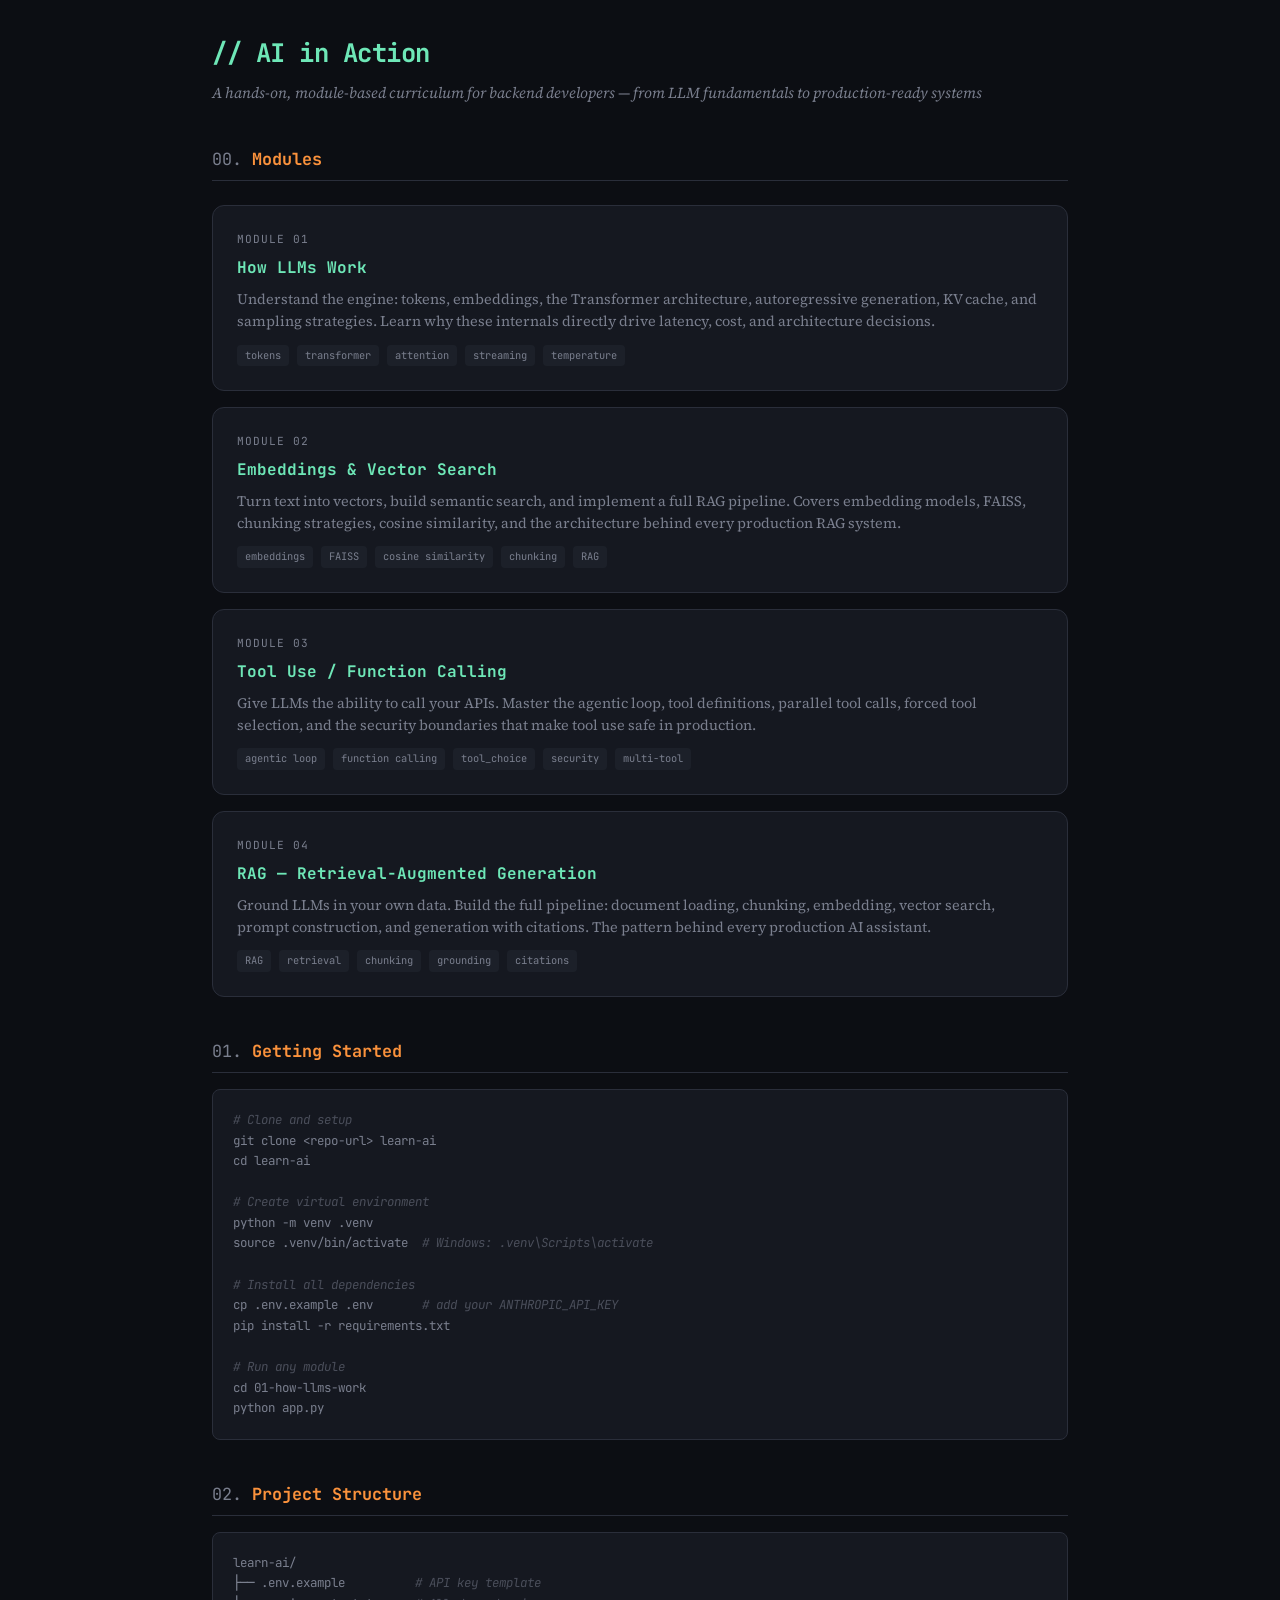
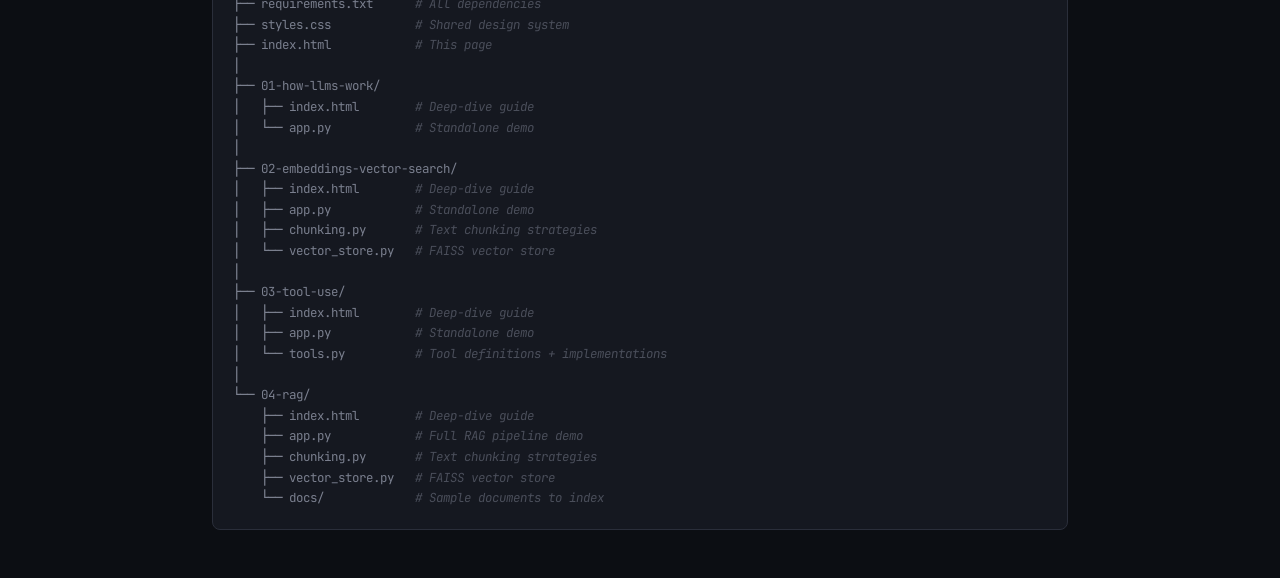
<file: index.html>
<!DOCTYPE html>
<html lang="en">
<head>
<meta charset="UTF-8">
<meta name="viewport" content="width=device-width, initial-scale=1.0">
<title>AI in Action</title>
<link href="https://fonts.googleapis.com/css2?family=JetBrains+Mono:wght@400;600;700&family=Source+Serif+4:ital,wght@0,400;0,600;0,700;1,400&display=swap" rel="stylesheet">
<link rel="stylesheet" href="styles.css">
</head>
<body>

<h1>// AI in Action</h1>
<p class="subtitle">A hands-on, module-based curriculum for backend developers — from LLM fundamentals to production-ready systems</p>

<h2><span class="num">00.</span> Modules</h2>

<div class="module-grid">

  <a href="01-how-llms-work/index.html" class="module-card">
    <div class="module-num">Module 01</div>
    <h3>How LLMs Work</h3>
    <p>Understand the engine: tokens, embeddings, the Transformer architecture, autoregressive generation, KV cache, and sampling strategies. Learn why these internals directly drive latency, cost, and architecture decisions.</p>
    <div class="module-tags">
      <span class="module-tag">tokens</span>
      <span class="module-tag">transformer</span>
      <span class="module-tag">attention</span>
      <span class="module-tag">streaming</span>
      <span class="module-tag">temperature</span>
    </div>
  </a>

  <a href="02-embeddings-vector-search/index.html" class="module-card">
    <div class="module-num">Module 02</div>
    <h3>Embeddings &amp; Vector Search</h3>
    <p>Turn text into vectors, build semantic search, and implement a full RAG pipeline. Covers embedding models, FAISS, chunking strategies, cosine similarity, and the architecture behind every production RAG system.</p>
    <div class="module-tags">
      <span class="module-tag">embeddings</span>
      <span class="module-tag">FAISS</span>
      <span class="module-tag">cosine similarity</span>
      <span class="module-tag">chunking</span>
      <span class="module-tag">RAG</span>
    </div>
  </a>

  <a href="03-tool-use/index.html" class="module-card">
    <div class="module-num">Module 03</div>
    <h3>Tool Use / Function Calling</h3>
    <p>Give LLMs the ability to call your APIs. Master the agentic loop, tool definitions, parallel tool calls, forced tool selection, and the security boundaries that make tool use safe in production.</p>
    <div class="module-tags">
      <span class="module-tag">agentic loop</span>
      <span class="module-tag">function calling</span>
      <span class="module-tag">tool_choice</span>
      <span class="module-tag">security</span>
      <span class="module-tag">multi-tool</span>
    </div>
  </a>

  <a href="04-rag/index.html" class="module-card">
    <div class="module-num">Module 04</div>
    <h3>RAG — Retrieval-Augmented Generation</h3>
    <p>Ground LLMs in your own data. Build the full pipeline: document loading, chunking, embedding, vector search, prompt construction, and generation with citations. The pattern behind every production AI assistant.</p>
    <div class="module-tags">
      <span class="module-tag">RAG</span>
      <span class="module-tag">retrieval</span>
      <span class="module-tag">chunking</span>
      <span class="module-tag">grounding</span>
      <span class="module-tag">citations</span>
    </div>
  </a>

</div>

<h2><span class="num">01.</span> Getting Started</h2>

<div class="code-block"><span class="comment"># Clone and setup</span>
git clone &lt;repo-url&gt; learn-ai
cd learn-ai

<span class="comment"># Create virtual environment</span>
python -m venv .venv
source .venv/bin/activate  <span class="comment"># Windows: .venv\Scripts\activate</span>

<span class="comment"># Install all dependencies</span>
cp .env.example .env       <span class="comment"># add your ANTHROPIC_API_KEY</span>
pip install -r requirements.txt

<span class="comment"># Run any module</span>
cd 01-how-llms-work
python app.py</div>

<h2><span class="num">02.</span> Project Structure</h2>

<div class="code-block">learn-ai/
├── .env.example          <span class="comment"># API key template</span>
├── requirements.txt      <span class="comment"># All dependencies</span>
├── styles.css            <span class="comment"># Shared design system</span>
├── index.html            <span class="comment"># This page</span>
│
├── 01-how-llms-work/
│   ├── index.html        <span class="comment"># Deep-dive guide</span>
│   └── app.py            <span class="comment"># Standalone demo</span>
│
├── 02-embeddings-vector-search/
│   ├── index.html        <span class="comment"># Deep-dive guide</span>
│   ├── app.py            <span class="comment"># Standalone demo</span>
│   ├── chunking.py       <span class="comment"># Text chunking strategies</span>
│   └── vector_store.py   <span class="comment"># FAISS vector store</span>
│
├── 03-tool-use/
│   ├── index.html        <span class="comment"># Deep-dive guide</span>
│   ├── app.py            <span class="comment"># Standalone demo</span>
│   └── tools.py          <span class="comment"># Tool definitions + implementations</span>
│
└── 04-rag/
    ├── index.html        <span class="comment"># Deep-dive guide</span>
    ├── app.py            <span class="comment"># Full RAG pipeline demo</span>
    ├── chunking.py       <span class="comment"># Text chunking strategies</span>
    ├── vector_store.py   <span class="comment"># FAISS vector store</span>
    └── docs/             <span class="comment"># Sample documents to index</span></div>

</body>
</html>
</file>
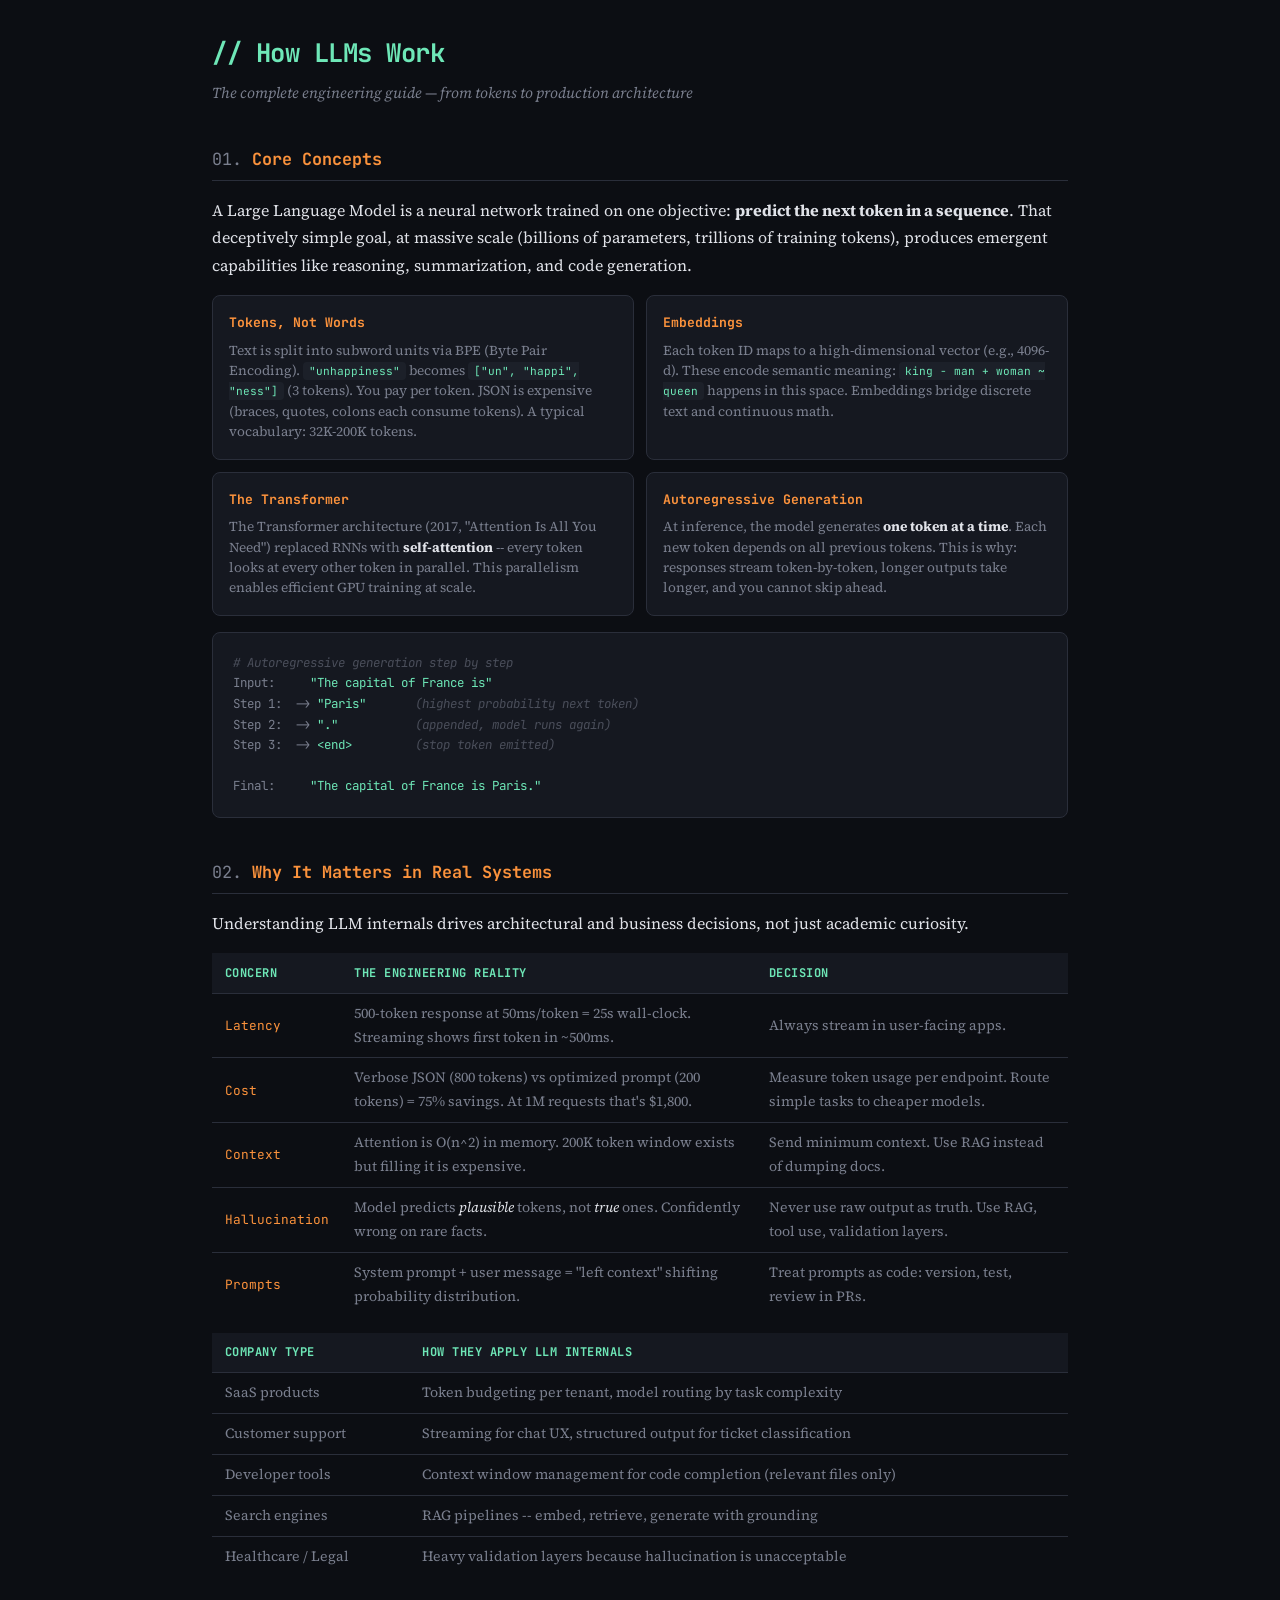
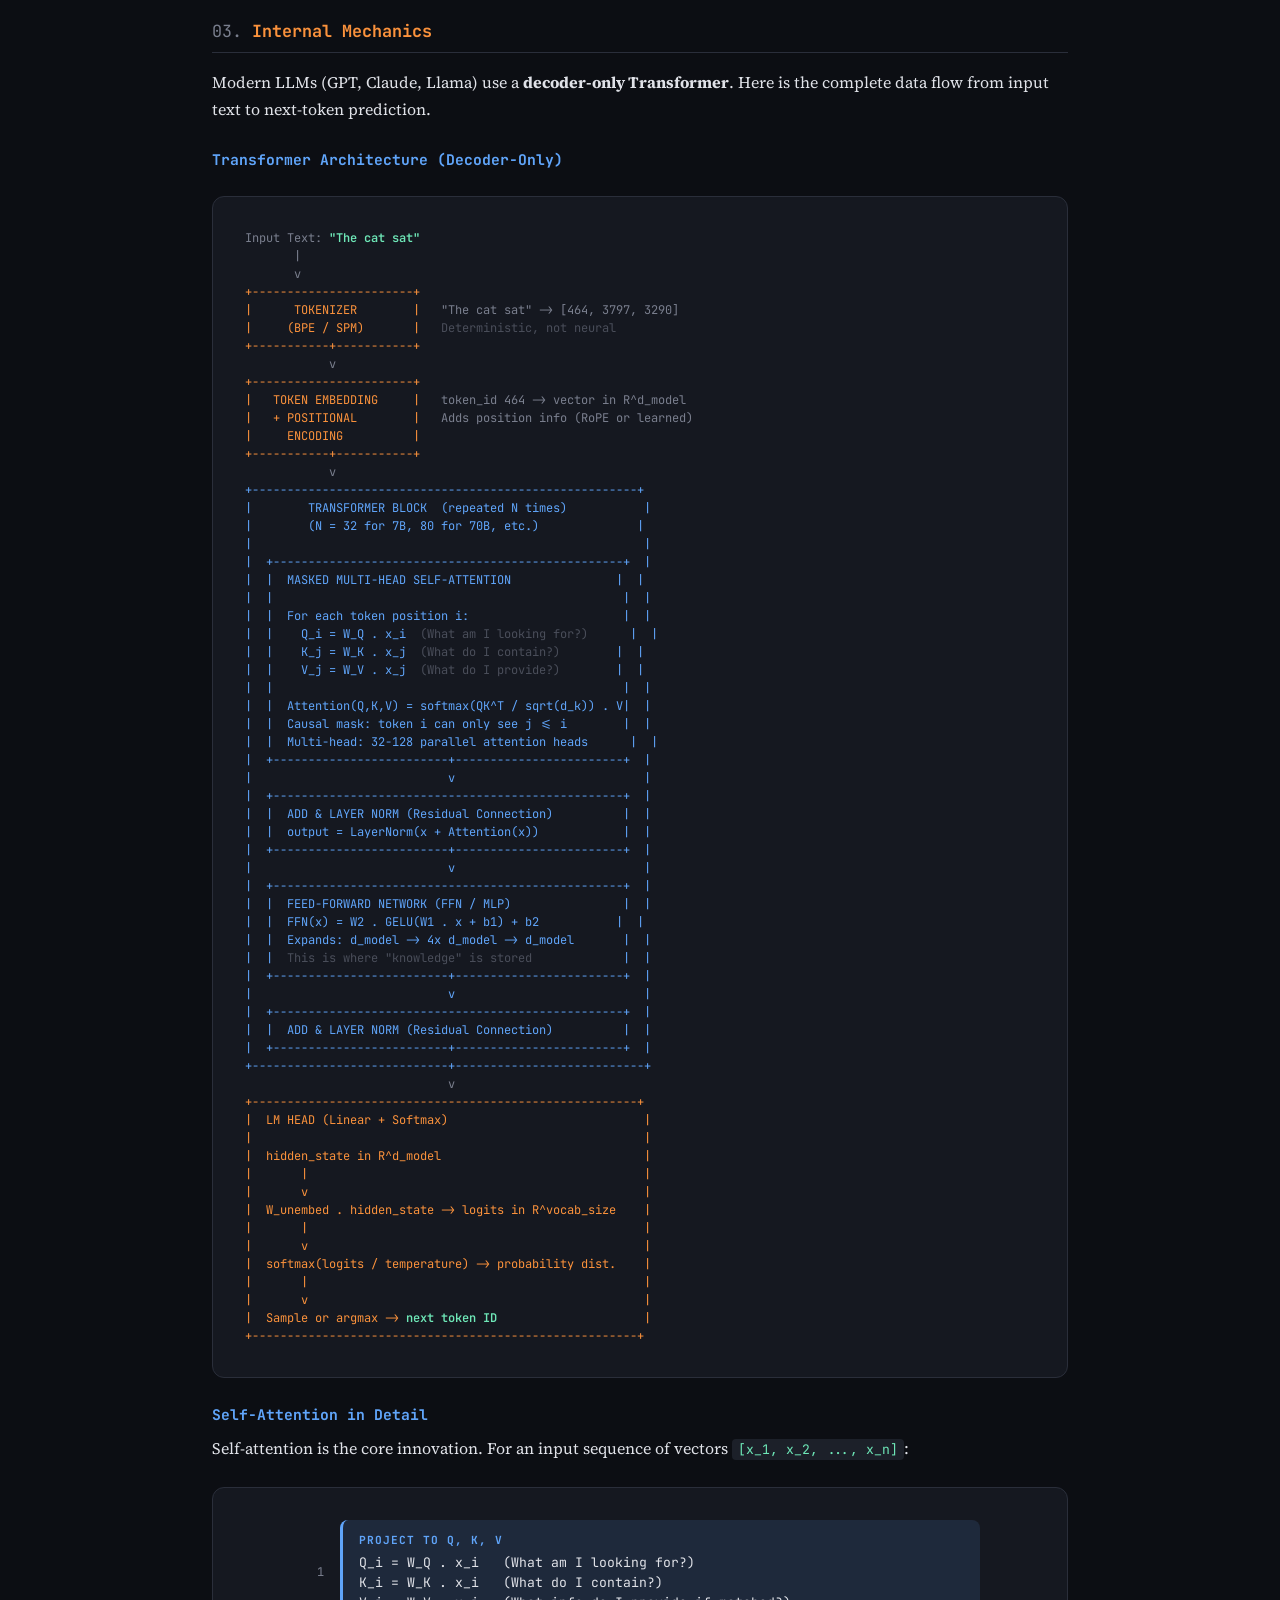
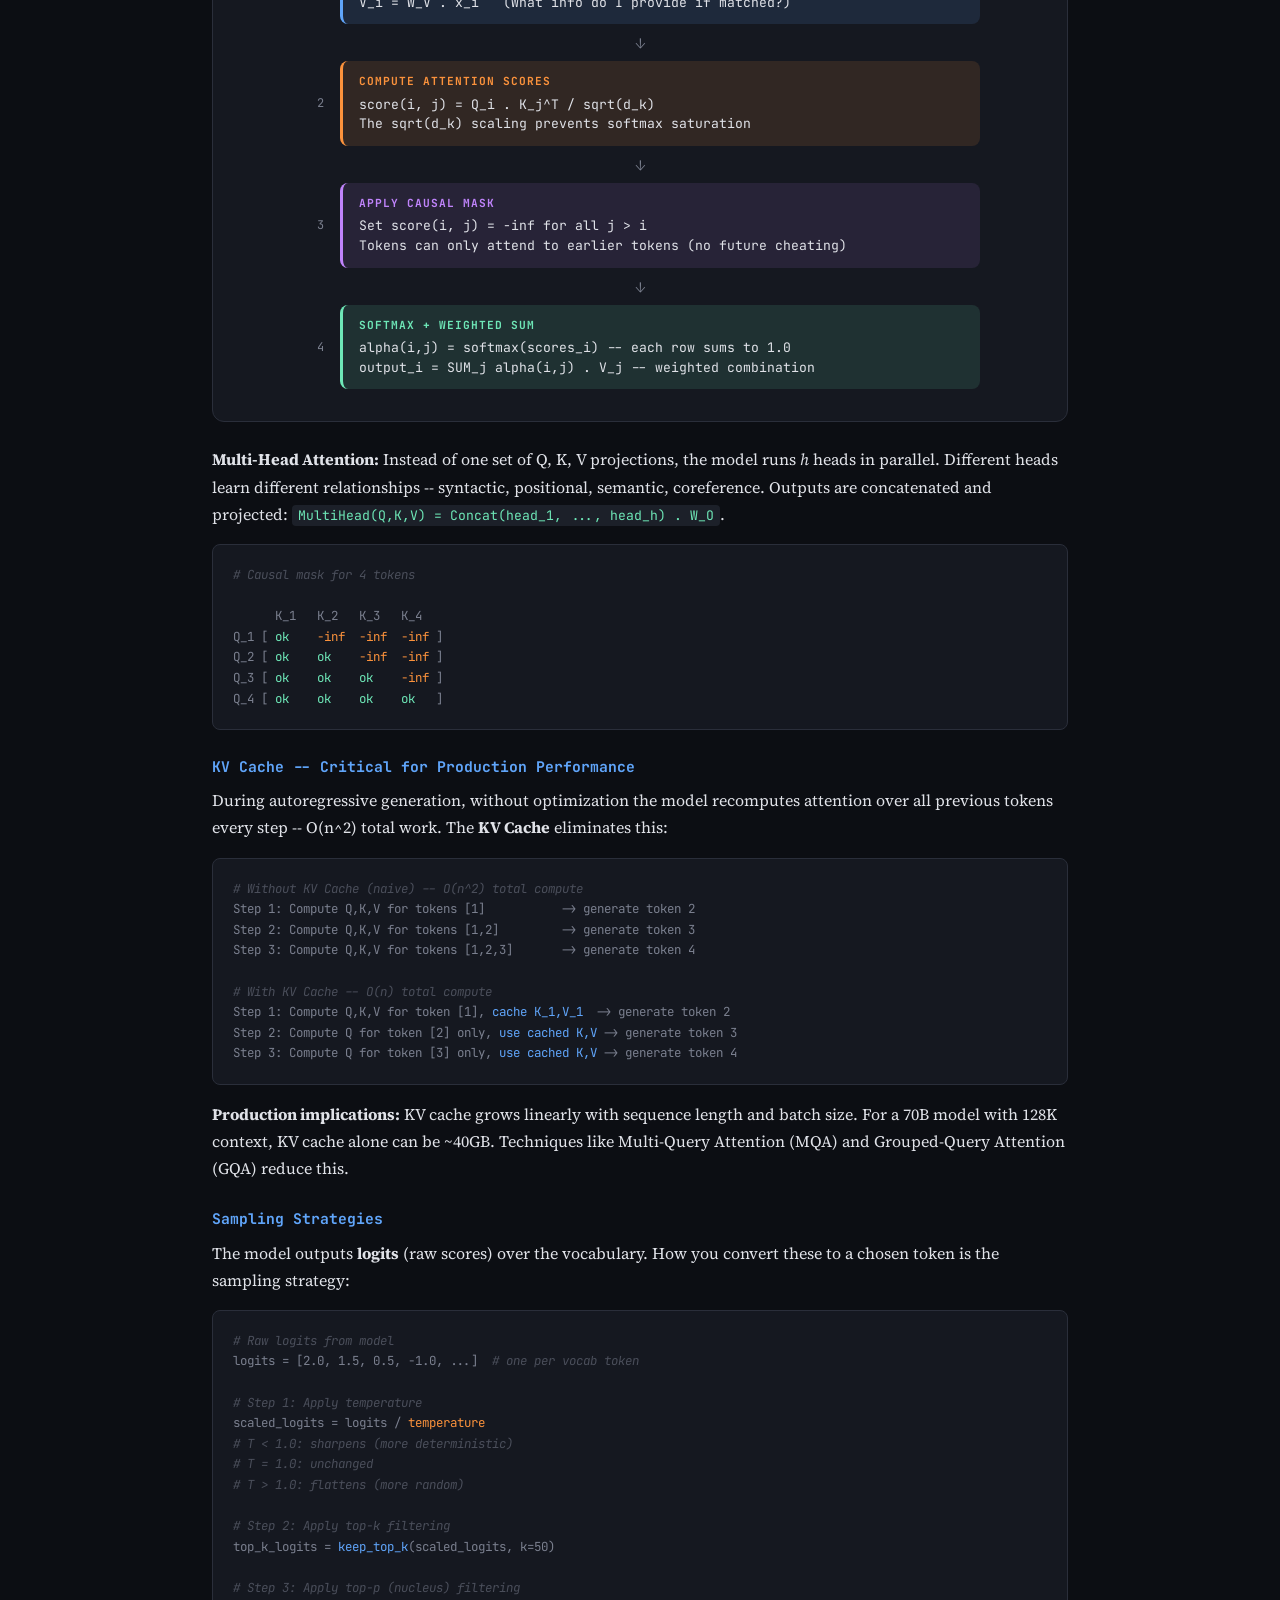
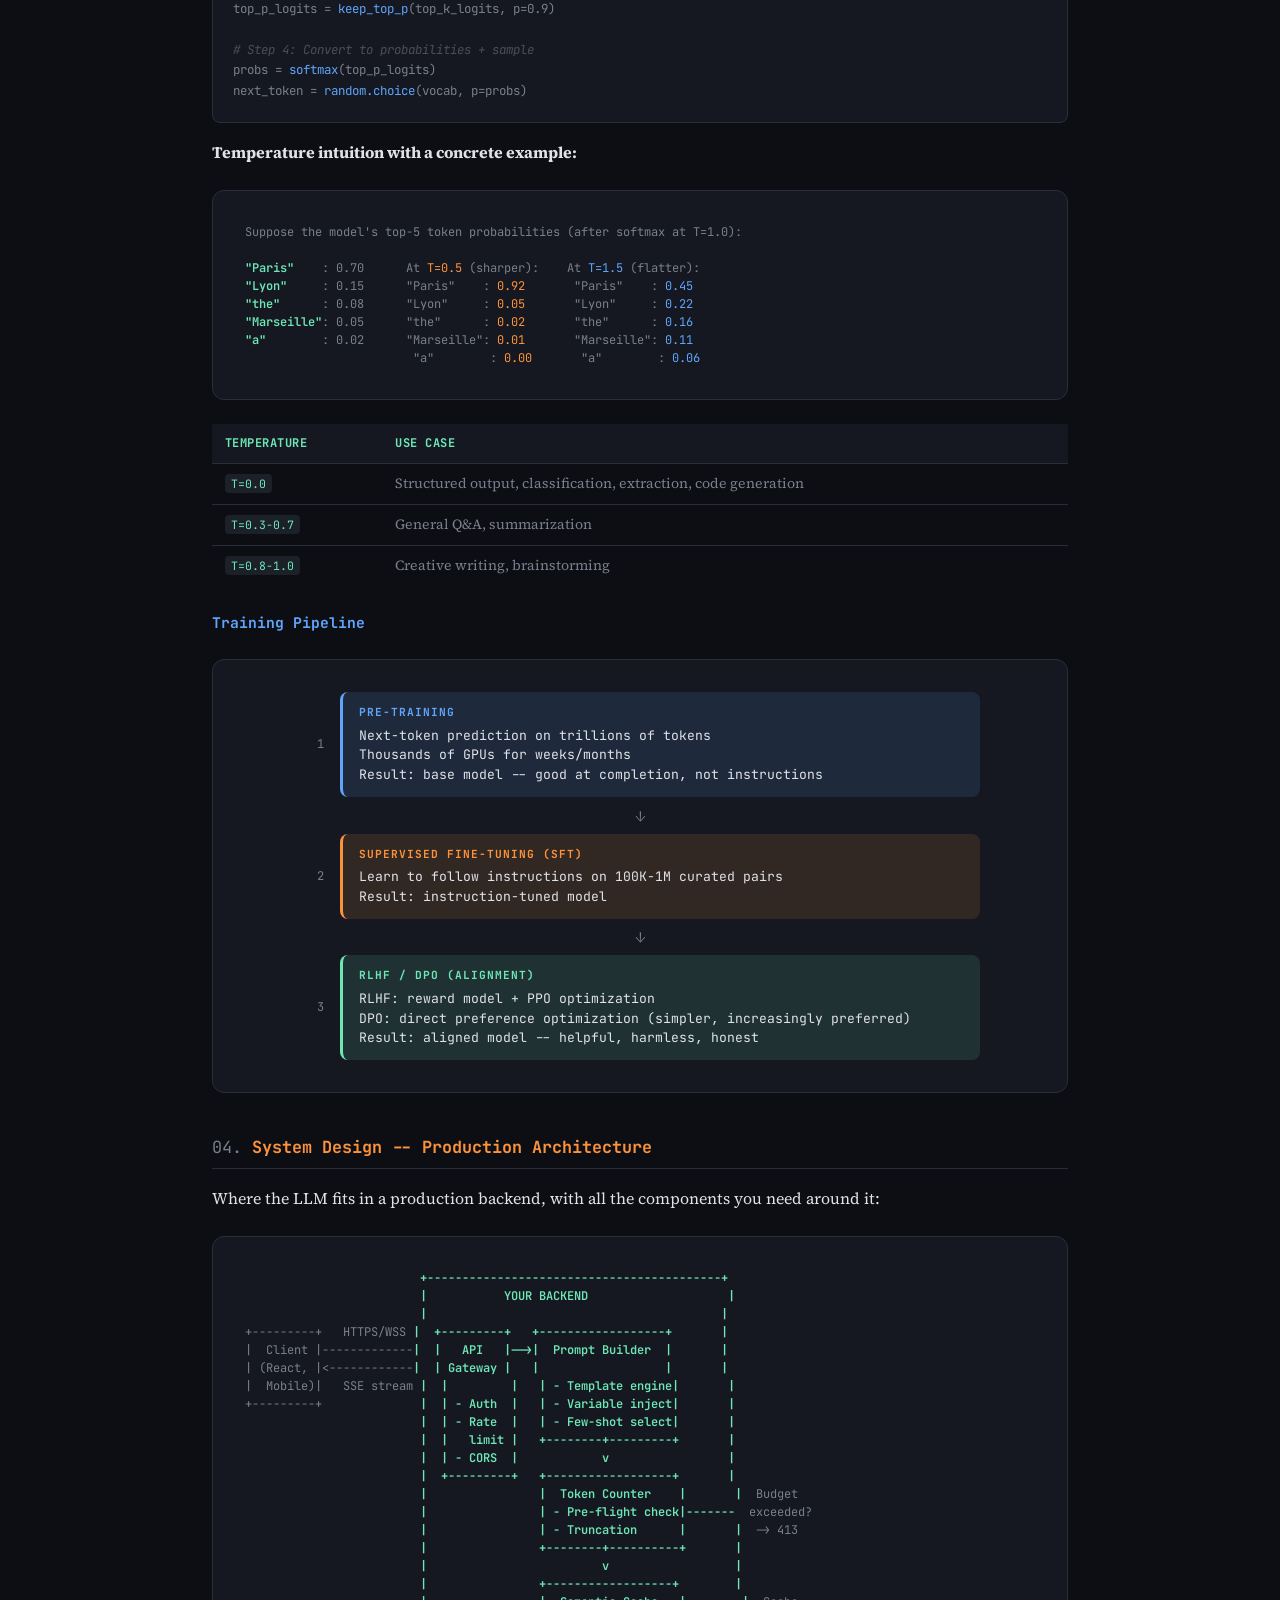
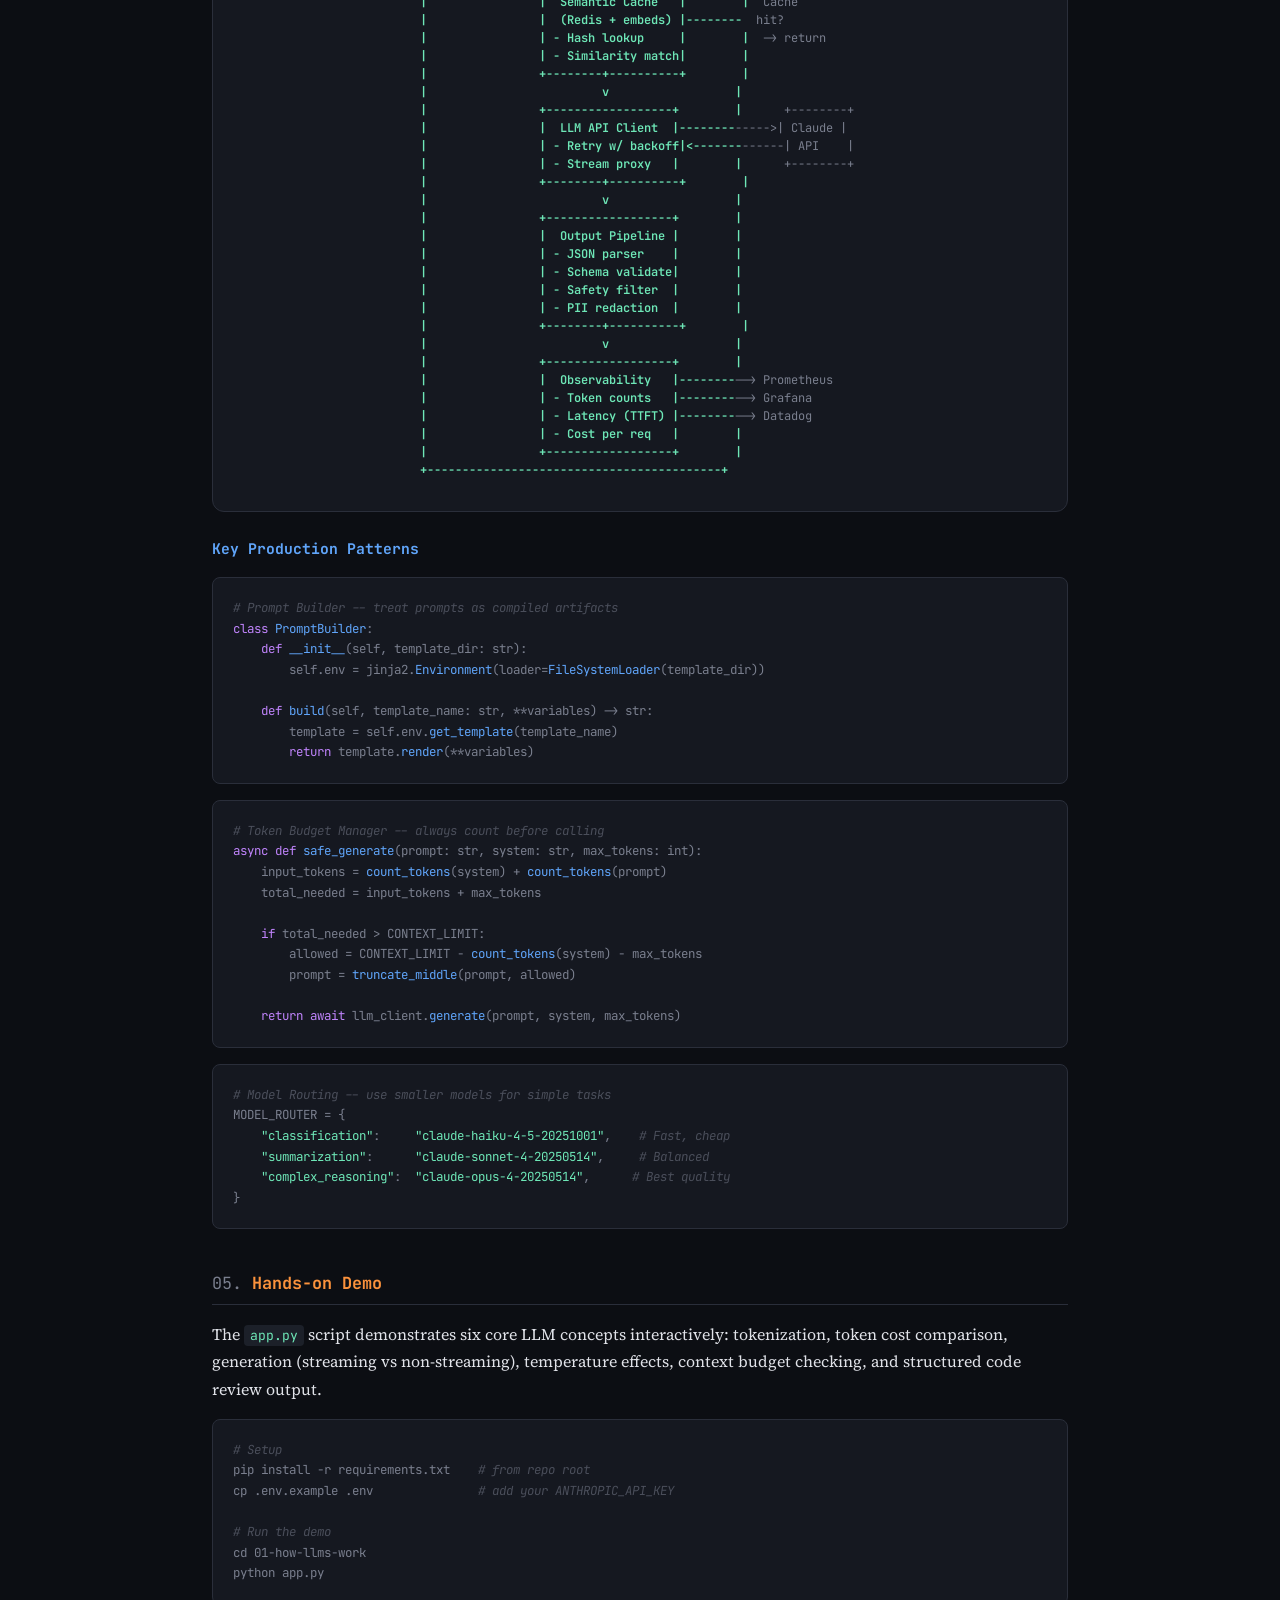
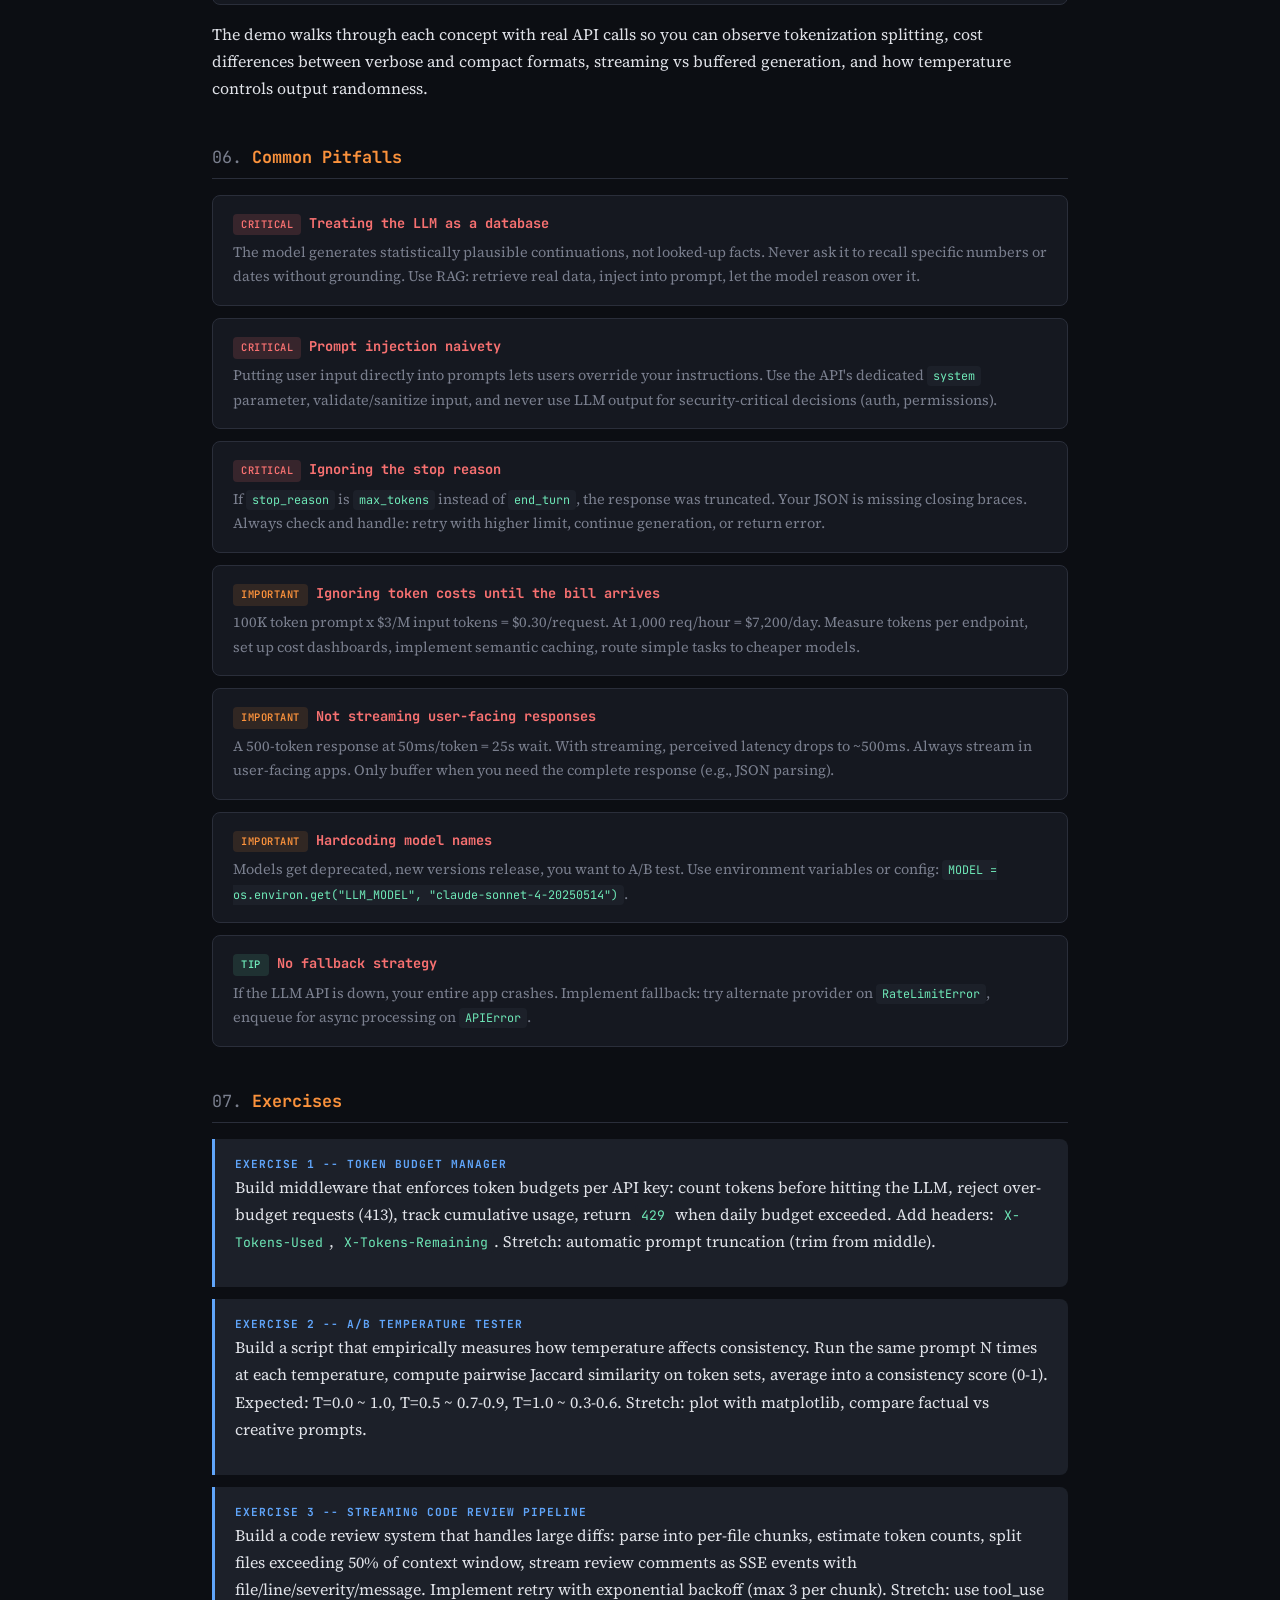
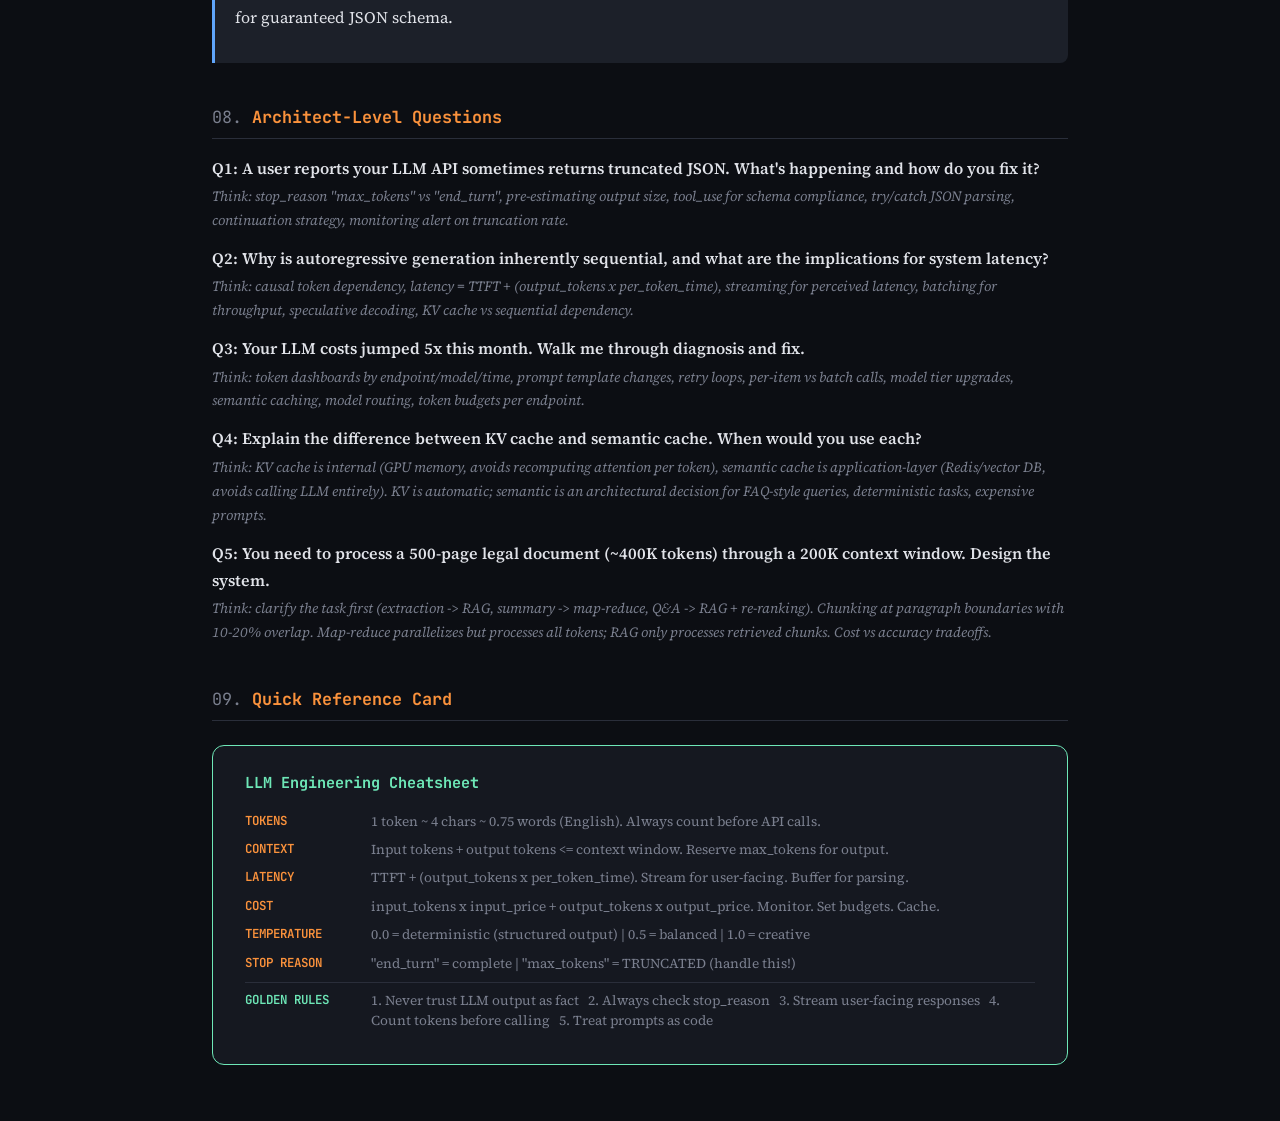
<file: 01-how-llms-work/index.html>
<!DOCTYPE html>
<html lang="en">
<head>
<meta charset="UTF-8">
<meta name="viewport" content="width=device-width, initial-scale=1.0">
<title>How LLMs Work — Architecture Guide</title>
<link href="https://fonts.googleapis.com/css2?family=JetBrains+Mono:wght@400;600;700&family=Source+Serif+4:ital,wght@0,400;0,600;0,700;1,400&display=swap" rel="stylesheet">
<link rel="stylesheet" href="../styles.css">
</head>
<body>

<h1>// How LLMs Work</h1>
<p class="subtitle">The complete engineering guide — from tokens to production architecture</p>

<!-- ============================================================ -->
<!-- SECTION 01: Core Concepts -->
<!-- ============================================================ -->
<h2><span class="num">01.</span> Core Concepts</h2>
<p>A Large Language Model is a neural network trained on one objective: <strong>predict the next token in a sequence</strong>. That deceptively simple goal, at massive scale (billions of parameters, trillions of training tokens), produces emergent capabilities like reasoning, summarization, and code generation.</p>

<div class="concept-grid">
  <div class="concept-card">
    <h4>Tokens, Not Words</h4>
    <p>Text is split into subword units via BPE (Byte Pair Encoding). <code>"unhappiness"</code> becomes <code>["un", "happi", "ness"]</code> (3 tokens). You pay per token. JSON is expensive (braces, quotes, colons each consume tokens). A typical vocabulary: 32K-200K tokens.</p>
  </div>
  <div class="concept-card">
    <h4>Embeddings</h4>
    <p>Each token ID maps to a high-dimensional vector (e.g., 4096-d). These encode semantic meaning: <code>king - man + woman ~ queen</code> happens in this space. Embeddings bridge discrete text and continuous math.</p>
  </div>
  <div class="concept-card">
    <h4>The Transformer</h4>
    <p>The Transformer architecture (2017, "Attention Is All You Need") replaced RNNs with <strong>self-attention</strong> -- every token looks at every other token in parallel. This parallelism enables efficient GPU training at scale.</p>
  </div>
  <div class="concept-card">
    <h4>Autoregressive Generation</h4>
    <p>At inference, the model generates <strong>one token at a time</strong>. Each new token depends on all previous tokens. This is why: responses stream token-by-token, longer outputs take longer, and you cannot skip ahead.</p>
  </div>
</div>

<div class="code-block"><span class="comment"># Autoregressive generation step by step</span>
Input:     <span class="str">"The capital of France is"</span>
Step 1:  -> <span class="str">"Paris"</span>       <span class="comment">(highest probability next token)</span>
Step 2:  -> <span class="str">"."</span>           <span class="comment">(appended, model runs again)</span>
Step 3:  -> <span class="str">&lt;end&gt;</span>         <span class="comment">(stop token emitted)</span>

Final:     <span class="str">"The capital of France is Paris."</span></div>

<!-- ============================================================ -->
<!-- SECTION 02: Why It Matters -->
<!-- ============================================================ -->
<h2><span class="num">02.</span> Why It Matters in Real Systems</h2>
<p>Understanding LLM internals drives architectural and business decisions, not just academic curiosity.</p>

<table>
  <tr>
    <th>Concern</th>
    <th>The Engineering Reality</th>
    <th>Decision</th>
  </tr>
  <tr>
    <td style="color:var(--orange);font-family:'JetBrains Mono',monospace;font-size:0.8rem">Latency</td>
    <td>500-token response at 50ms/token = 25s wall-clock. Streaming shows first token in ~500ms.</td>
    <td>Always stream in user-facing apps.</td>
  </tr>
  <tr>
    <td style="color:var(--orange);font-family:'JetBrains Mono',monospace;font-size:0.8rem">Cost</td>
    <td>Verbose JSON (800 tokens) vs optimized prompt (200 tokens) = 75% savings. At 1M requests that's $1,800.</td>
    <td>Measure token usage per endpoint. Route simple tasks to cheaper models.</td>
  </tr>
  <tr>
    <td style="color:var(--orange);font-family:'JetBrains Mono',monospace;font-size:0.8rem">Context</td>
    <td>Attention is O(n^2) in memory. 200K token window exists but filling it is expensive.</td>
    <td>Send minimum context. Use RAG instead of dumping docs.</td>
  </tr>
  <tr>
    <td style="color:var(--orange);font-family:'JetBrains Mono',monospace;font-size:0.8rem">Hallucination</td>
    <td>Model predicts <em>plausible</em> tokens, not <em>true</em> ones. Confidently wrong on rare facts.</td>
    <td>Never use raw output as truth. Use RAG, tool use, validation layers.</td>
  </tr>
  <tr>
    <td style="color:var(--orange);font-family:'JetBrains Mono',monospace;font-size:0.8rem">Prompts</td>
    <td>System prompt + user message = "left context" shifting probability distribution.</td>
    <td>Treat prompts as code: version, test, review in PRs.</td>
  </tr>
</table>

<table>
  <tr>
    <th>Company Type</th>
    <th>How They Apply LLM Internals</th>
  </tr>
  <tr><td>SaaS products</td><td>Token budgeting per tenant, model routing by task complexity</td></tr>
  <tr><td>Customer support</td><td>Streaming for chat UX, structured output for ticket classification</td></tr>
  <tr><td>Developer tools</td><td>Context window management for code completion (relevant files only)</td></tr>
  <tr><td>Search engines</td><td>RAG pipelines -- embed, retrieve, generate with grounding</td></tr>
  <tr><td>Healthcare / Legal</td><td>Heavy validation layers because hallucination is unacceptable</td></tr>
</table>

<!-- ============================================================ -->
<!-- SECTION 03: Internal Mechanics -->
<!-- ============================================================ -->
<h2><span class="num">03.</span> Internal Mechanics</h2>
<p>Modern LLMs (GPT, Claude, Llama) use a <strong>decoder-only Transformer</strong>. Here is the complete data flow from input text to next-token prediction.</p>

<h3>Transformer Architecture (Decoder-Only)</h3>

<div class="diagram-box">
<pre>
Input Text: <span class="label">"The cat sat"</span>
       |
       v
<span class="highlight">+-----------------------+</span>
<span class="highlight">|      TOKENIZER        |</span>   "The cat sat" -> [464, 3797, 3290]
<span class="highlight">|     (BPE / SPM)       |</span>   <span class="dim">Deterministic, not neural</span>
<span class="highlight">+-----------+-----------+</span>
            v
<span class="highlight">+-----------------------+</span>
<span class="highlight">|   TOKEN EMBEDDING     |</span>   token_id 464 -> vector in R^d_model
<span class="highlight">|   + POSITIONAL        |</span>   Adds position info (RoPE or learned)
<span class="highlight">|     ENCODING          |</span>
<span class="highlight">+-----------+-----------+</span>
            v
<span class="info">+-------------------------------------------------------+</span>
<span class="info">|        TRANSFORMER BLOCK  (repeated N times)           |</span>
<span class="info">|        (N = 32 for 7B, 80 for 70B, etc.)              |</span>
<span class="info">|                                                        |</span>
<span class="info">|  +--------------------------------------------------+  |</span>
<span class="info">|  |  MASKED MULTI-HEAD SELF-ATTENTION               |  |</span>
<span class="info">|  |                                                  |  |</span>
<span class="info">|  |  For each token position i:                      |  |</span>
<span class="info">|  |    Q_i = W_Q . x_i  </span><span class="dim">(What am I looking for?)</span><span class="info">      |  |</span>
<span class="info">|  |    K_j = W_K . x_j  </span><span class="dim">(What do I contain?)</span><span class="info">        |  |</span>
<span class="info">|  |    V_j = W_V . x_j  </span><span class="dim">(What do I provide?)</span><span class="info">        |  |</span>
<span class="info">|  |                                                  |  |</span>
<span class="info">|  |  Attention(Q,K,V) = softmax(QK^T / sqrt(d_k)) . V|  |</span>
<span class="info">|  |  Causal mask: token i can only see j &lt;= i        |  |</span>
<span class="info">|  |  Multi-head: 32-128 parallel attention heads      |  |</span>
<span class="info">|  +-------------------------+------------------------+  |</span>
<span class="info">|                            v                           |</span>
<span class="info">|  +--------------------------------------------------+  |</span>
<span class="info">|  |  ADD &amp; LAYER NORM (Residual Connection)          |  |</span>
<span class="info">|  |  output = LayerNorm(x + Attention(x))            |  |</span>
<span class="info">|  +-------------------------+------------------------+  |</span>
<span class="info">|                            v                           |</span>
<span class="info">|  +--------------------------------------------------+  |</span>
<span class="info">|  |  FEED-FORWARD NETWORK (FFN / MLP)                |  |</span>
<span class="info">|  |  FFN(x) = W2 . GELU(W1 . x + b1) + b2           |  |</span>
<span class="info">|  |  Expands: d_model -> 4x d_model -> d_model       |  |</span>
<span class="info">|  |  </span><span class="dim">This is where "knowledge" is stored</span><span class="info">             |  |</span>
<span class="info">|  +-------------------------+------------------------+  |</span>
<span class="info">|                            v                           |</span>
<span class="info">|  +--------------------------------------------------+  |</span>
<span class="info">|  |  ADD &amp; LAYER NORM (Residual Connection)          |  |</span>
<span class="info">|  +-------------------------+------------------------+  |</span>
<span class="info">+----------------------------+---------------------------+</span>
                             v
<span class="highlight">+-------------------------------------------------------+</span>
<span class="highlight">|  LM HEAD (Linear + Softmax)                            |</span>
<span class="highlight">|                                                        |</span>
<span class="highlight">|  hidden_state in R^d_model                             |</span>
<span class="highlight">|       |                                                |</span>
<span class="highlight">|       v                                                |</span>
<span class="highlight">|  W_unembed . hidden_state -> logits in R^vocab_size    |</span>
<span class="highlight">|       |                                                |</span>
<span class="highlight">|       v                                                |</span>
<span class="highlight">|  softmax(logits / temperature) -> probability dist.    |</span>
<span class="highlight">|       |                                                |</span>
<span class="highlight">|       v                                                |</span>
<span class="highlight">|  Sample or argmax -> </span><span class="label">next token ID</span><span class="highlight">                     |</span>
<span class="highlight">+-------------------------------------------------------+</span>
</pre>
</div>

<h3>Self-Attention in Detail</h3>
<p>Self-attention is the core innovation. For an input sequence of vectors <code>[x_1, x_2, ..., x_n]</code>:</p>

<div class="diagram-box">
  <div class="loop-container">
    <div class="loop-step">
      <span class="step-num">1</span>
      <div class="step-box user">
        <div class="step-label">Project to Q, K, V</div>
        Q_i = W_Q . x_i &nbsp; (What am I looking for?)<br>
        K_i = W_K . x_i &nbsp; (What do I contain?)<br>
        V_i = W_V . x_i &nbsp; (What info do I provide if matched?)
      </div>
    </div>
    <div class="arrow-down">&#8595;</div>

    <div class="loop-step">
      <span class="step-num">2</span>
      <div class="step-box code">
        <div class="step-label">Compute Attention Scores</div>
        score(i, j) = Q_i . K_j^T / sqrt(d_k)<br>
        The sqrt(d_k) scaling prevents softmax saturation
      </div>
    </div>
    <div class="arrow-down">&#8595;</div>

    <div class="loop-step">
      <span class="step-num">3</span>
      <div class="step-box result">
        <div class="step-label">Apply Causal Mask</div>
        Set score(i, j) = -inf for all j &gt; i<br>
        Tokens can only attend to earlier tokens (no future cheating)
      </div>
    </div>
    <div class="arrow-down">&#8595;</div>

    <div class="loop-step">
      <span class="step-num">4</span>
      <div class="step-box model">
        <div class="step-label">Softmax + Weighted Sum</div>
        alpha(i,j) = softmax(scores_i) -- each row sums to 1.0<br>
        output_i = SUM_j alpha(i,j) . V_j -- weighted combination
      </div>
    </div>
  </div>
</div>

<p><strong>Multi-Head Attention:</strong> Instead of one set of Q, K, V projections, the model runs <em>h</em> heads in parallel. Different heads learn different relationships -- syntactic, positional, semantic, coreference. Outputs are concatenated and projected: <code>MultiHead(Q,K,V) = Concat(head_1, ..., head_h) . W_O</code>.</p>

<div class="code-block"><span class="comment"># Causal mask for 4 tokens</span>

      K_1   K_2   K_3   K_4
Q_1 [ <span class="str">ok</span>    <span class="key">-inf</span>  <span class="key">-inf</span>  <span class="key">-inf</span> ]
Q_2 [ <span class="str">ok</span>    <span class="str">ok</span>    <span class="key">-inf</span>  <span class="key">-inf</span> ]
Q_3 [ <span class="str">ok</span>    <span class="str">ok</span>    <span class="str">ok</span>    <span class="key">-inf</span> ]
Q_4 [ <span class="str">ok</span>    <span class="str">ok</span>    <span class="str">ok</span>    <span class="str">ok</span>   ]</div>

<h3>KV Cache -- Critical for Production Performance</h3>
<p>During autoregressive generation, without optimization the model recomputes attention over all previous tokens every step -- O(n^2) total work. The <strong>KV Cache</strong> eliminates this:</p>

<div class="code-block"><span class="comment"># Without KV Cache (naive) -- O(n^2) total compute</span>
Step 1: Compute Q,K,V for tokens [1]           -> generate token 2
Step 2: Compute Q,K,V for tokens [1,2]         -> generate token 3
Step 3: Compute Q,K,V for tokens [1,2,3]       -> generate token 4

<span class="comment"># With KV Cache -- O(n) total compute</span>
Step 1: Compute Q,K,V for token [1], <span class="fn">cache K_1,V_1</span>  -> generate token 2
Step 2: Compute Q for token [2] only, <span class="fn">use cached K,V</span> -> generate token 3
Step 3: Compute Q for token [3] only, <span class="fn">use cached K,V</span> -> generate token 4</div>

<p><strong>Production implications:</strong> KV cache grows linearly with sequence length and batch size. For a 70B model with 128K context, KV cache alone can be ~40GB. Techniques like Multi-Query Attention (MQA) and Grouped-Query Attention (GQA) reduce this.</p>

<h3>Sampling Strategies</h3>
<p>The model outputs <strong>logits</strong> (raw scores) over the vocabulary. How you convert these to a chosen token is the sampling strategy:</p>

<div class="code-block"><span class="comment"># Raw logits from model</span>
logits = [2.0, 1.5, 0.5, -1.0, ...]  <span class="comment"># one per vocab token</span>

<span class="comment"># Step 1: Apply temperature</span>
scaled_logits = logits / <span class="key">temperature</span>
<span class="comment"># T &lt; 1.0: sharpens (more deterministic)</span>
<span class="comment"># T = 1.0: unchanged</span>
<span class="comment"># T &gt; 1.0: flattens (more random)</span>

<span class="comment"># Step 2: Apply top-k filtering</span>
top_k_logits = <span class="fn">keep_top_k</span>(scaled_logits, k=50)

<span class="comment"># Step 3: Apply top-p (nucleus) filtering</span>
top_p_logits = <span class="fn">keep_top_p</span>(top_k_logits, p=0.9)

<span class="comment"># Step 4: Convert to probabilities + sample</span>
probs = <span class="fn">softmax</span>(top_p_logits)
next_token = <span class="fn">random.choice</span>(vocab, p=probs)</div>

<p><strong>Temperature intuition with a concrete example:</strong></p>

<div class="diagram-box">
<pre>
Suppose the model's top-5 token probabilities (after softmax at T=1.0):

<span class="label">"Paris"    </span>: 0.70      At <span class="highlight">T=0.5</span> (sharper):    At <span class="info">T=1.5</span> (flatter):
<span class="label">"Lyon"     </span>: 0.15      "Paris"    : <span class="highlight">0.92</span>       "Paris"    : <span class="info">0.45</span>
<span class="label">"the"      </span>: 0.08      "Lyon"     : <span class="highlight">0.05</span>       "Lyon"     : <span class="info">0.22</span>
<span class="label">"Marseille"</span>: 0.05      "the"      : <span class="highlight">0.02</span>       "the"      : <span class="info">0.16</span>
<span class="label">"a"        </span>: 0.02      "Marseille": <span class="highlight">0.01</span>       "Marseille": <span class="info">0.11</span>
                        "a"        : <span class="highlight">0.00</span>       "a"        : <span class="info">0.06</span>
</pre>
</div>

<table>
  <tr>
    <th>Temperature</th>
    <th>Use Case</th>
  </tr>
  <tr><td><code>T=0.0</code></td><td>Structured output, classification, extraction, code generation</td></tr>
  <tr><td><code>T=0.3-0.7</code></td><td>General Q&amp;A, summarization</td></tr>
  <tr><td><code>T=0.8-1.0</code></td><td>Creative writing, brainstorming</td></tr>
</table>

<h3>Training Pipeline</h3>

<div class="diagram-box">
  <div class="loop-container">
    <div class="loop-step">
      <span class="step-num">1</span>
      <div class="step-box user">
        <div class="step-label">Pre-training</div>
        Next-token prediction on trillions of tokens<br>
        Thousands of GPUs for weeks/months<br>
        Result: base model -- good at completion, not instructions
      </div>
    </div>
    <div class="arrow-down">&#8595;</div>
    <div class="loop-step">
      <span class="step-num">2</span>
      <div class="step-box code">
        <div class="step-label">Supervised Fine-tuning (SFT)</div>
        Learn to follow instructions on 100K-1M curated pairs<br>
        Result: instruction-tuned model
      </div>
    </div>
    <div class="arrow-down">&#8595;</div>
    <div class="loop-step">
      <span class="step-num">3</span>
      <div class="step-box model">
        <div class="step-label">RLHF / DPO (Alignment)</div>
        RLHF: reward model + PPO optimization<br>
        DPO: direct preference optimization (simpler, increasingly preferred)<br>
        Result: aligned model -- helpful, harmless, honest
      </div>
    </div>
  </div>
</div>

<!-- ============================================================ -->
<!-- SECTION 04: System Design -->
<!-- ============================================================ -->
<h2><span class="num">04.</span> System Design -- Production Architecture</h2>
<p>Where the LLM fits in a production backend, with all the components you need around it:</p>

<div class="diagram-box">
<pre>
                         <span class="label">+------------------------------------------+</span>
                         <span class="label">|           YOUR BACKEND                    |</span>
                         <span class="label">|                                          |</span>
+---------+   HTTPS/WSS <span class="label">|  +---------+   +------------------+       |</span>
|  Client |-------------<span class="label">|  |   API   |-->|  Prompt Builder  |       |</span>
| (React, |&lt;------------<span class="label">|  | Gateway |   |                  |       |</span>
|  Mobile)|   SSE stream <span class="label">|  |         |   | - Template engine|       |</span>
+---------+              <span class="label">|  | - Auth  |   | - Variable inject|       |</span>
                         <span class="label">|  | - Rate  |   | - Few-shot select|       |</span>
                         <span class="label">|  |   limit |   +--------+---------+       |</span>
                         <span class="label">|  | - CORS  |            v                 |</span>
                         <span class="label">|  +---------+   +------------------+       |</span>
                         <span class="label">|                |  Token Counter    |       |</span>  Budget
                         <span class="label">|                | - Pre-flight check|-------</span>  exceeded?
                         <span class="label">|                | - Truncation      |       |</span>  -> 413
                         <span class="label">|                +--------+----------+       |</span>
                         <span class="label">|                         v                  |</span>
                         <span class="label">|                +------------------+        |</span>
                         <span class="label">|                |  Semantic Cache   |        |</span>  Cache
                         <span class="label">|                |  (Redis + embeds) |--------</span>  hit?
                         <span class="label">|                | - Hash lookup     |        |</span>  -> return
                         <span class="label">|                | - Similarity match|        |</span>
                         <span class="label">|                +--------+----------+        |</span>
                         <span class="label">|                         v                  |</span>
                         <span class="label">|                +------------------+        |</span>      +--------+
                         <span class="label">|                |  LLM API Client  |--------</span>----->| Claude |
                         <span class="label">|                | - Retry w/ backoff|&lt;-------</span>------| API    |
                         <span class="label">|                | - Stream proxy   |        |</span>      +--------+
                         <span class="label">|                +--------+----------+        |</span>
                         <span class="label">|                         v                  |</span>
                         <span class="label">|                +------------------+        |</span>
                         <span class="label">|                |  Output Pipeline |        |</span>
                         <span class="label">|                | - JSON parser    |        |</span>
                         <span class="label">|                | - Schema validate|        |</span>
                         <span class="label">|                | - Safety filter  |        |</span>
                         <span class="label">|                | - PII redaction  |        |</span>
                         <span class="label">|                +--------+----------+        |</span>
                         <span class="label">|                         v                  |</span>
                         <span class="label">|                +------------------+        |</span>
                         <span class="label">|                |  Observability   |--------</span>--> Prometheus
                         <span class="label">|                | - Token counts   |--------</span>--> Grafana
                         <span class="label">|                | - Latency (TTFT) |--------</span>--> Datadog
                         <span class="label">|                | - Cost per req   |        |</span>
                         <span class="label">|                +------------------+        |</span>
                         <span class="label">+------------------------------------------+</span>
</pre>
</div>

<h3>Key Production Patterns</h3>

<div class="code-block"><span class="comment"># Prompt Builder -- treat prompts as compiled artifacts</span>
<span class="kw">class</span> <span class="fn">PromptBuilder</span>:
    <span class="kw">def</span> <span class="fn">__init__</span>(self, template_dir: str):
        self.env = jinja2.<span class="fn">Environment</span>(loader=<span class="fn">FileSystemLoader</span>(template_dir))

    <span class="kw">def</span> <span class="fn">build</span>(self, template_name: str, **variables) -> str:
        template = self.env.<span class="fn">get_template</span>(template_name)
        <span class="kw">return</span> template.<span class="fn">render</span>(**variables)</div>

<div class="code-block"><span class="comment"># Token Budget Manager -- always count before calling</span>
<span class="kw">async def</span> <span class="fn">safe_generate</span>(prompt: str, system: str, max_tokens: int):
    input_tokens = <span class="fn">count_tokens</span>(system) + <span class="fn">count_tokens</span>(prompt)
    total_needed = input_tokens + max_tokens

    <span class="kw">if</span> total_needed > CONTEXT_LIMIT:
        allowed = CONTEXT_LIMIT - <span class="fn">count_tokens</span>(system) - max_tokens
        prompt = <span class="fn">truncate_middle</span>(prompt, allowed)

    <span class="kw">return await</span> llm_client.<span class="fn">generate</span>(prompt, system, max_tokens)</div>

<div class="code-block"><span class="comment"># Model Routing -- use smaller models for simple tasks</span>
MODEL_ROUTER = {
    <span class="str">"classification"</span>:     <span class="str">"claude-haiku-4-5-20251001"</span>,    <span class="comment"># Fast, cheap</span>
    <span class="str">"summarization"</span>:      <span class="str">"claude-sonnet-4-20250514"</span>,     <span class="comment"># Balanced</span>
    <span class="str">"complex_reasoning"</span>:  <span class="str">"claude-opus-4-20250514"</span>,      <span class="comment"># Best quality</span>
}</div>

<!-- ============================================================ -->
<!-- SECTION 05: Hands-on -->
<!-- ============================================================ -->
<h2><span class="num">05.</span> Hands-on Demo</h2>
<p>The <code>app.py</code> script demonstrates six core LLM concepts interactively: tokenization, token cost comparison, generation (streaming vs non-streaming), temperature effects, context budget checking, and structured code review output.</p>

<div class="code-block"><span class="comment"># Setup</span>
pip install -r requirements.txt    <span class="comment"># from repo root</span>
cp .env.example .env               <span class="comment"># add your ANTHROPIC_API_KEY</span>

<span class="comment"># Run the demo</span>
cd 01-how-llms-work
python app.py</div>

<p>The demo walks through each concept with real API calls so you can observe tokenization splitting, cost differences between verbose and compact formats, streaming vs buffered generation, and how temperature controls output randomness.</p>

<!-- ============================================================ -->
<!-- SECTION 06: Common Pitfalls -->
<!-- ============================================================ -->
<h2><span class="num">06.</span> Common Pitfalls</h2>

<div class="pitfall">
  <div class="pitfall-title"><span class="tag critical">Critical</span> Treating the LLM as a database</div>
  <p>The model generates statistically plausible continuations, not looked-up facts. Never ask it to recall specific numbers or dates without grounding. Use RAG: retrieve real data, inject into prompt, let the model reason over it.</p>
</div>

<div class="pitfall">
  <div class="pitfall-title"><span class="tag critical">Critical</span> Prompt injection naivety</div>
  <p>Putting user input directly into prompts lets users override your instructions. Use the API's dedicated <code>system</code> parameter, validate/sanitize input, and never use LLM output for security-critical decisions (auth, permissions).</p>
</div>

<div class="pitfall">
  <div class="pitfall-title"><span class="tag critical">Critical</span> Ignoring the stop reason</div>
  <p>If <code>stop_reason</code> is <code>max_tokens</code> instead of <code>end_turn</code>, the response was truncated. Your JSON is missing closing braces. Always check and handle: retry with higher limit, continue generation, or return error.</p>
</div>

<div class="pitfall">
  <div class="pitfall-title"><span class="tag important">Important</span> Ignoring token costs until the bill arrives</div>
  <p>100K token prompt x $3/M input tokens = $0.30/request. At 1,000 req/hour = $7,200/day. Measure tokens per endpoint, set up cost dashboards, implement semantic caching, route simple tasks to cheaper models.</p>
</div>

<div class="pitfall">
  <div class="pitfall-title"><span class="tag important">Important</span> Not streaming user-facing responses</div>
  <p>A 500-token response at 50ms/token = 25s wait. With streaming, perceived latency drops to ~500ms. Always stream in user-facing apps. Only buffer when you need the complete response (e.g., JSON parsing).</p>
</div>

<div class="pitfall">
  <div class="pitfall-title"><span class="tag important">Important</span> Hardcoding model names</div>
  <p>Models get deprecated, new versions release, you want to A/B test. Use environment variables or config: <code>MODEL = os.environ.get("LLM_MODEL", "claude-sonnet-4-20250514")</code>.</p>
</div>

<div class="pitfall">
  <div class="pitfall-title"><span class="tag tip">Tip</span> No fallback strategy</div>
  <p>If the LLM API is down, your entire app crashes. Implement fallback: try alternate provider on <code>RateLimitError</code>, enqueue for async processing on <code>APIError</code>.</p>
</div>

<!-- ============================================================ -->
<!-- SECTION 07: Exercises -->
<!-- ============================================================ -->
<h2><span class="num">07.</span> Exercises</h2>

<div class="exercise">
  <div class="exercise-num">Exercise 1 -- Token Budget Manager</div>
  <p>Build middleware that enforces token budgets per API key: count tokens before hitting the LLM, reject over-budget requests (413), track cumulative usage, return <code>429</code> when daily budget exceeded. Add headers: <code>X-Tokens-Used</code>, <code>X-Tokens-Remaining</code>. Stretch: automatic prompt truncation (trim from middle).</p>
</div>

<div class="exercise">
  <div class="exercise-num">Exercise 2 -- A/B Temperature Tester</div>
  <p>Build a script that empirically measures how temperature affects consistency. Run the same prompt N times at each temperature, compute pairwise Jaccard similarity on token sets, average into a consistency score (0-1). Expected: T=0.0 ~ 1.0, T=0.5 ~ 0.7-0.9, T=1.0 ~ 0.3-0.6. Stretch: plot with matplotlib, compare factual vs creative prompts.</p>
</div>

<div class="exercise">
  <div class="exercise-num">Exercise 3 -- Streaming Code Review Pipeline</div>
  <p>Build a code review system that handles large diffs: parse into per-file chunks, estimate token counts, split files exceeding 50% of context window, stream review comments as SSE events with file/line/severity/message. Implement retry with exponential backoff (max 3 per chunk). Stretch: use tool_use for guaranteed JSON schema.</p>
</div>

<!-- ============================================================ -->
<!-- SECTION 08: Interview Questions -->
<!-- ============================================================ -->
<h2><span class="num">08.</span> Architect-Level Questions</h2>

<div class="qa">
  <div class="qa-q">Q1: A user reports your LLM API sometimes returns truncated JSON. What's happening and how do you fix it?</div>
  <div class="qa-hint">Think: stop_reason "max_tokens" vs "end_turn", pre-estimating output size, tool_use for schema compliance, try/catch JSON parsing, continuation strategy, monitoring alert on truncation rate.</div>
</div>

<div class="qa">
  <div class="qa-q">Q2: Why is autoregressive generation inherently sequential, and what are the implications for system latency?</div>
  <div class="qa-hint">Think: causal token dependency, latency = TTFT + (output_tokens x per_token_time), streaming for perceived latency, batching for throughput, speculative decoding, KV cache vs sequential dependency.</div>
</div>

<div class="qa">
  <div class="qa-q">Q3: Your LLM costs jumped 5x this month. Walk me through diagnosis and fix.</div>
  <div class="qa-hint">Think: token dashboards by endpoint/model/time, prompt template changes, retry loops, per-item vs batch calls, model tier upgrades, semantic caching, model routing, token budgets per endpoint.</div>
</div>

<div class="qa">
  <div class="qa-q">Q4: Explain the difference between KV cache and semantic cache. When would you use each?</div>
  <div class="qa-hint">Think: KV cache is internal (GPU memory, avoids recomputing attention per token), semantic cache is application-layer (Redis/vector DB, avoids calling LLM entirely). KV is automatic; semantic is an architectural decision for FAQ-style queries, deterministic tasks, expensive prompts.</div>
</div>

<div class="qa">
  <div class="qa-q">Q5: You need to process a 500-page legal document (~400K tokens) through a 200K context window. Design the system.</div>
  <div class="qa-hint">Think: clarify the task first (extraction -> RAG, summary -> map-reduce, Q&A -> RAG + re-ranking). Chunking at paragraph boundaries with 10-20% overlap. Map-reduce parallelizes but processes all tokens; RAG only processes retrieved chunks. Cost vs accuracy tradeoffs.</div>
</div>

<!-- ============================================================ -->
<!-- SECTION 09: Quick Reference -->
<!-- ============================================================ -->
<h2><span class="num">09.</span> Quick Reference Card</h2>

<div class="ref-box">
  <h3>LLM Engineering Cheatsheet</h3>
  <div class="ref-row">
    <span class="ref-label">TOKENS</span>
    <span class="ref-value">1 token ~ 4 chars ~ 0.75 words (English). Always count before API calls.</span>
  </div>
  <div class="ref-row">
    <span class="ref-label">CONTEXT</span>
    <span class="ref-value">Input tokens + output tokens &lt;= context window. Reserve max_tokens for output.</span>
  </div>
  <div class="ref-row">
    <span class="ref-label">LATENCY</span>
    <span class="ref-value">TTFT + (output_tokens x per_token_time). Stream for user-facing. Buffer for parsing.</span>
  </div>
  <div class="ref-row">
    <span class="ref-label">COST</span>
    <span class="ref-value">input_tokens x input_price + output_tokens x output_price. Monitor. Set budgets. Cache.</span>
  </div>
  <div class="ref-row">
    <span class="ref-label">TEMPERATURE</span>
    <span class="ref-value">0.0 = deterministic (structured output) | 0.5 = balanced | 1.0 = creative</span>
  </div>
  <div class="ref-row">
    <span class="ref-label">STOP REASON</span>
    <span class="ref-value">"end_turn" = complete | "max_tokens" = TRUNCATED (handle this!)</span>
  </div>
  <div class="ref-row" style="margin-top:0.5rem;padding-top:0.5rem;border-top:1px solid var(--border)">
    <span class="ref-label" style="color:var(--accent)">GOLDEN RULES</span>
    <span class="ref-value">1. Never trust LLM output as fact &nbsp; 2. Always check stop_reason &nbsp; 3. Stream user-facing responses &nbsp; 4. Count tokens before calling &nbsp; 5. Treat prompts as code</span>
  </div>
</div>

</body>
</html>
</file>
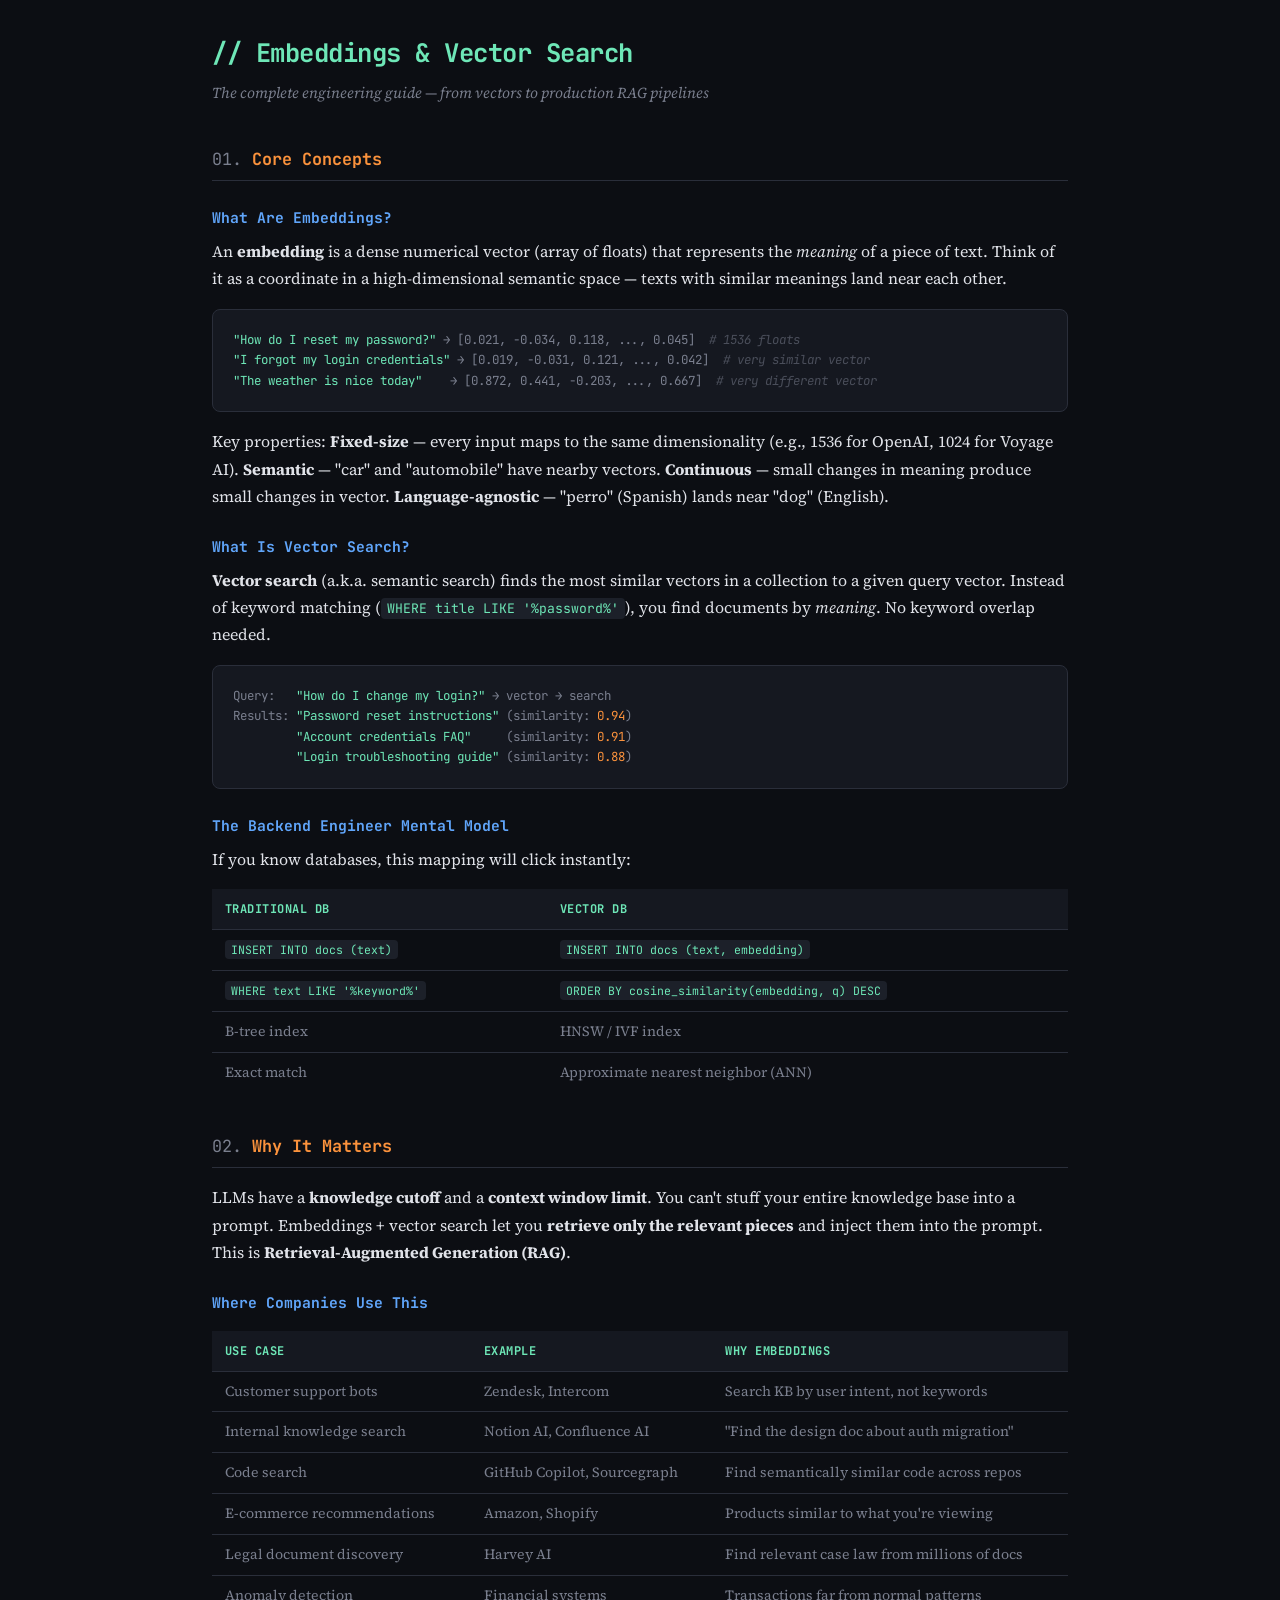
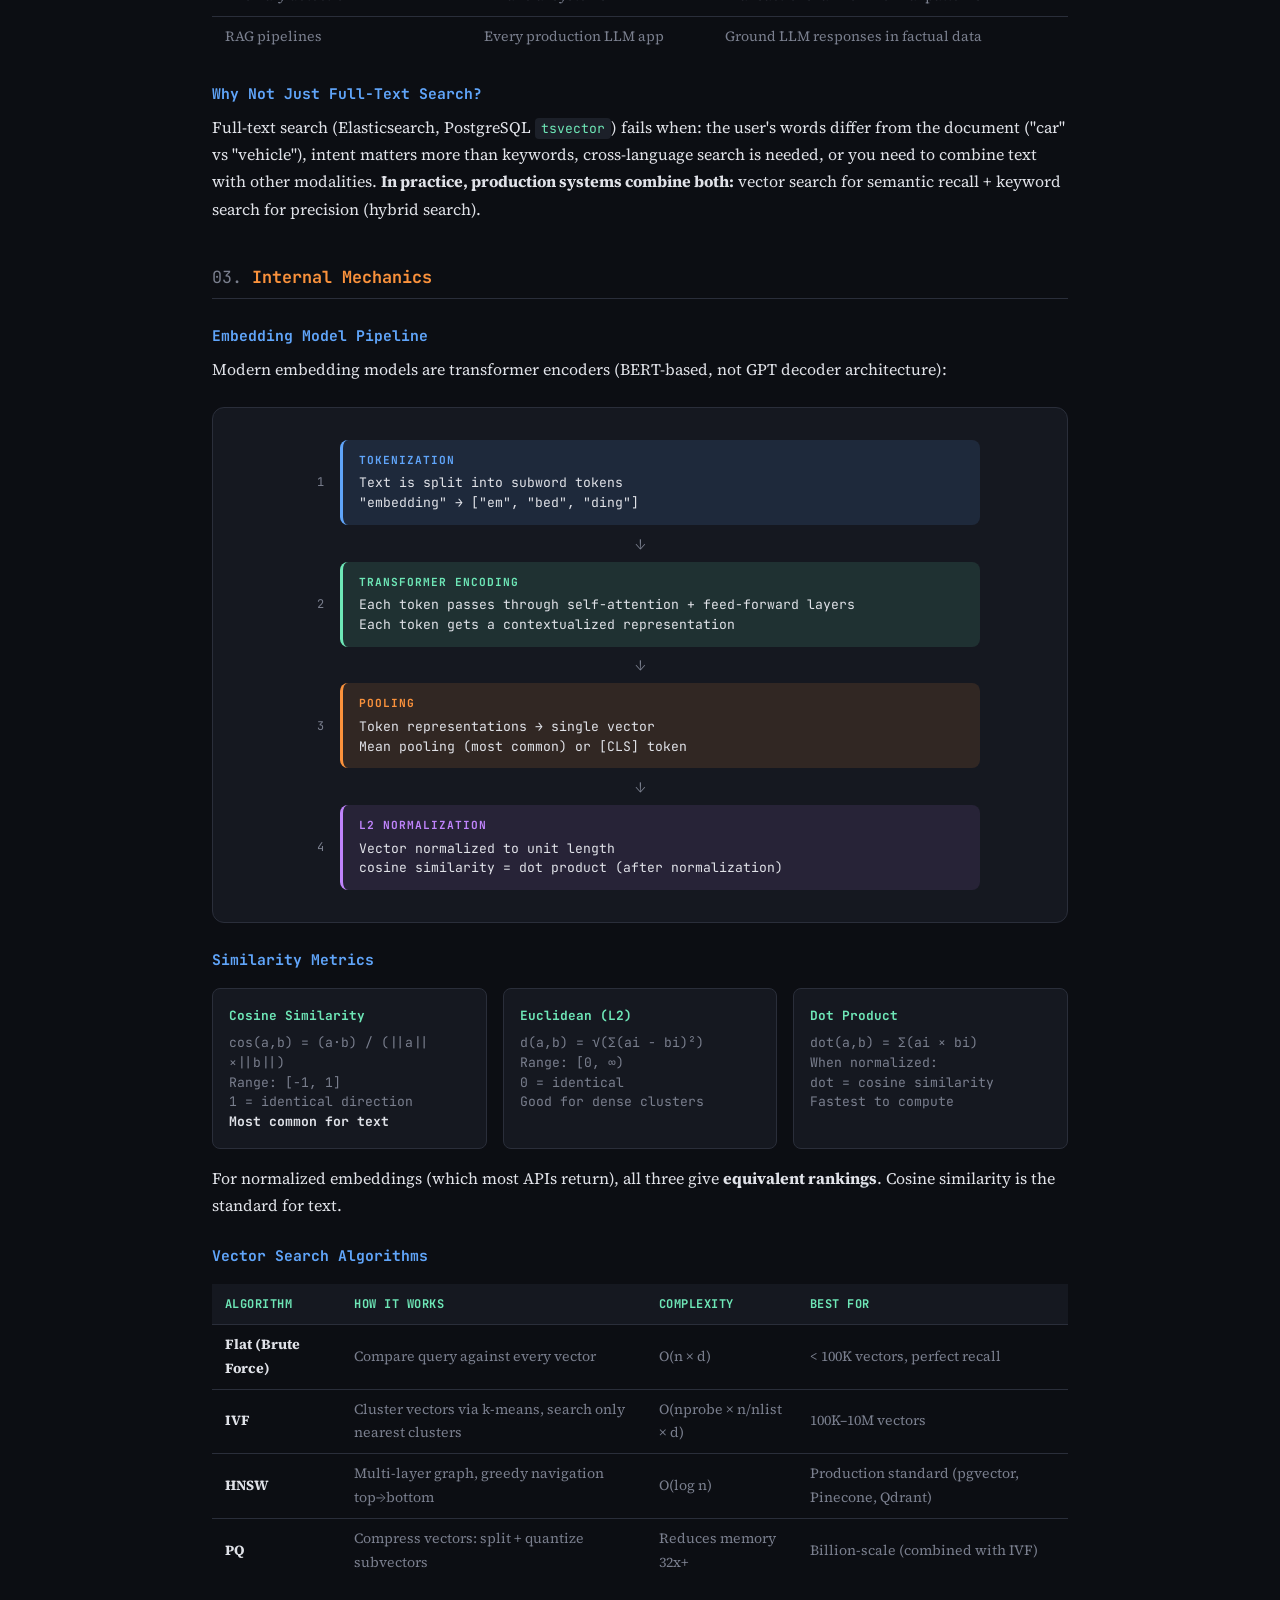
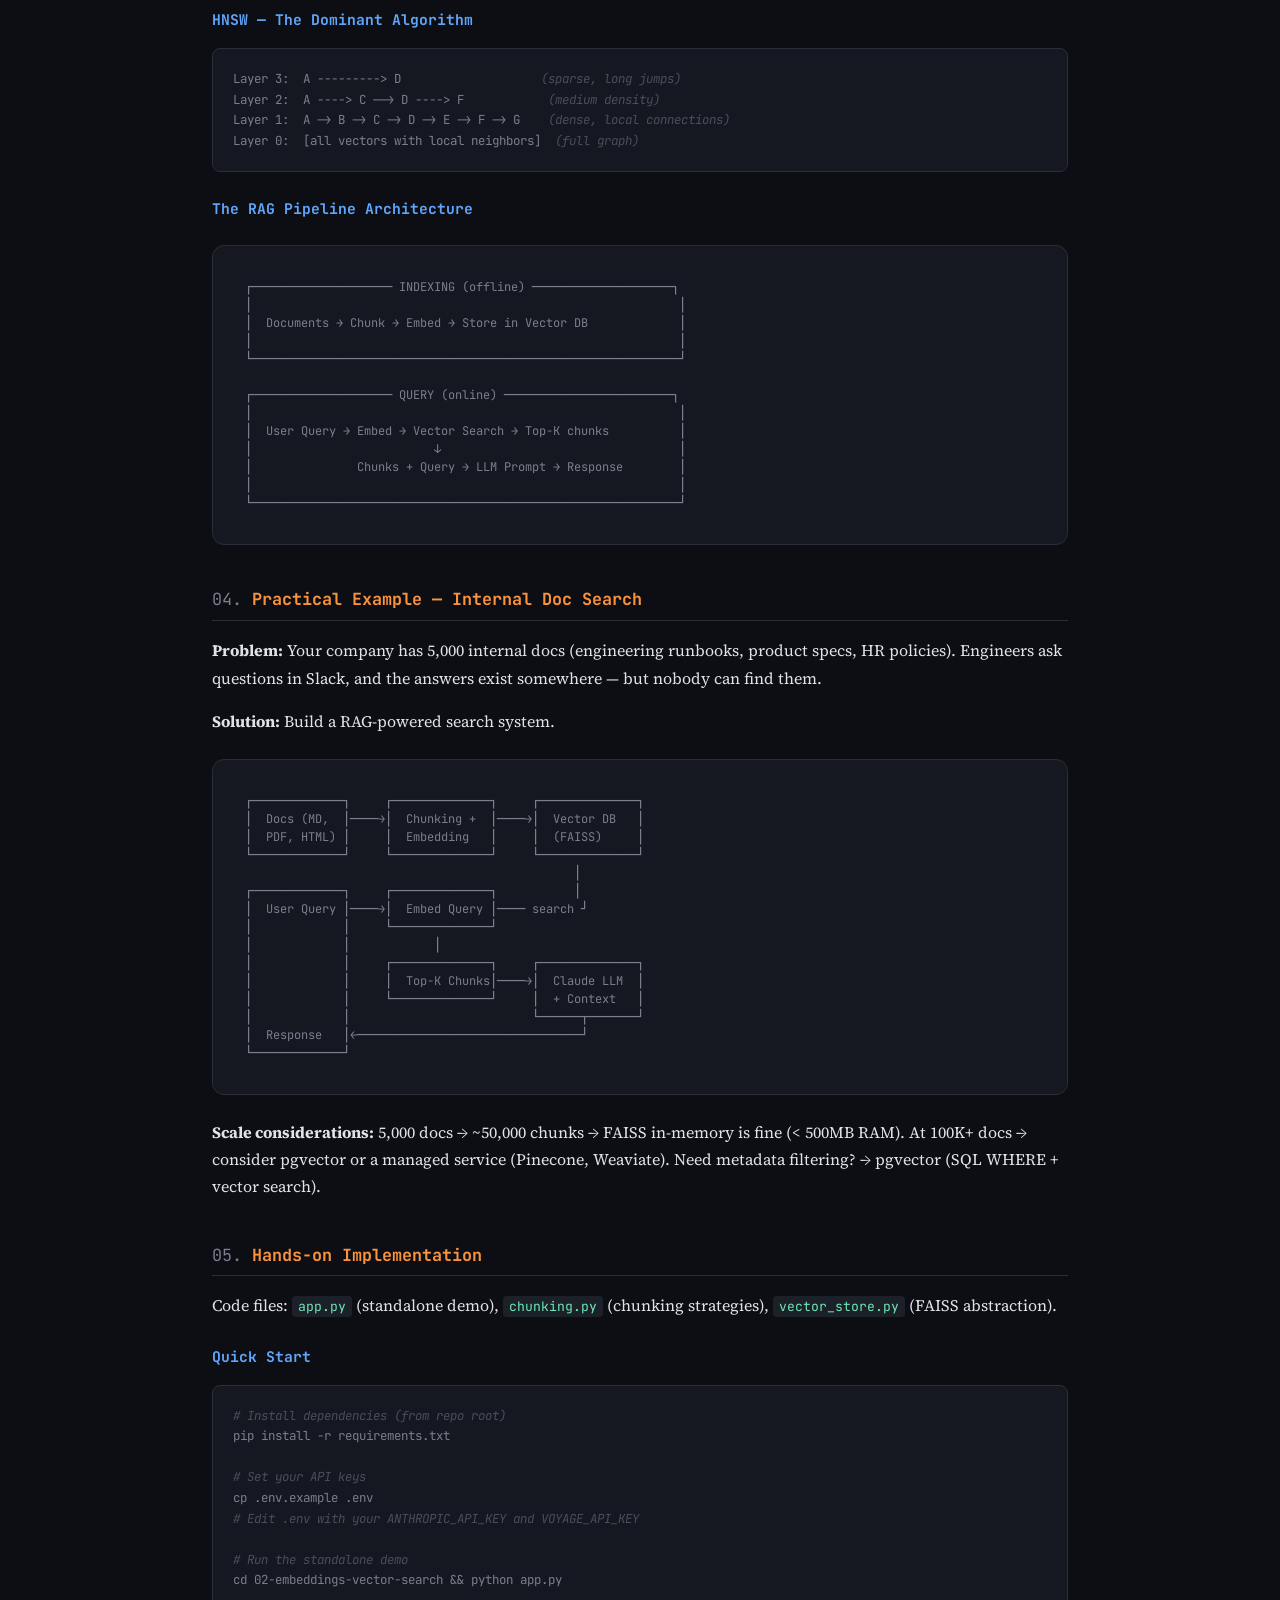
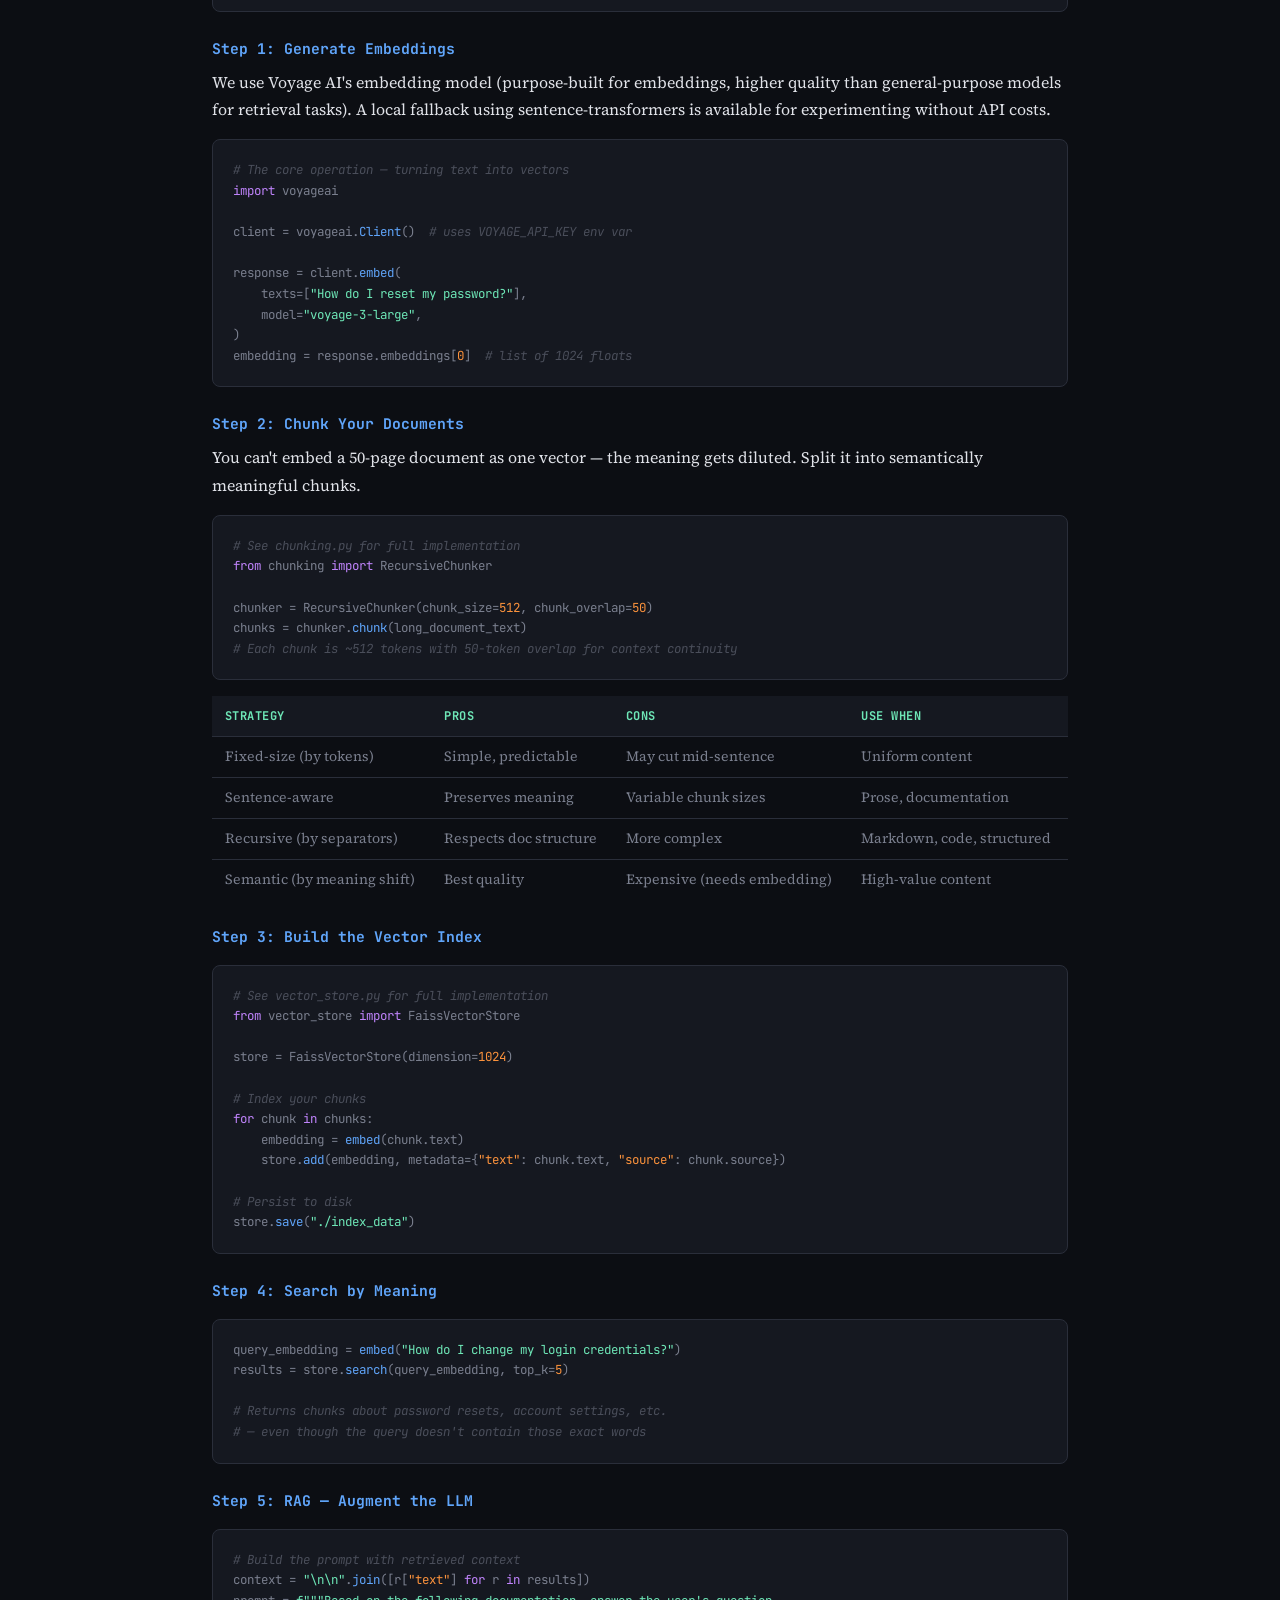
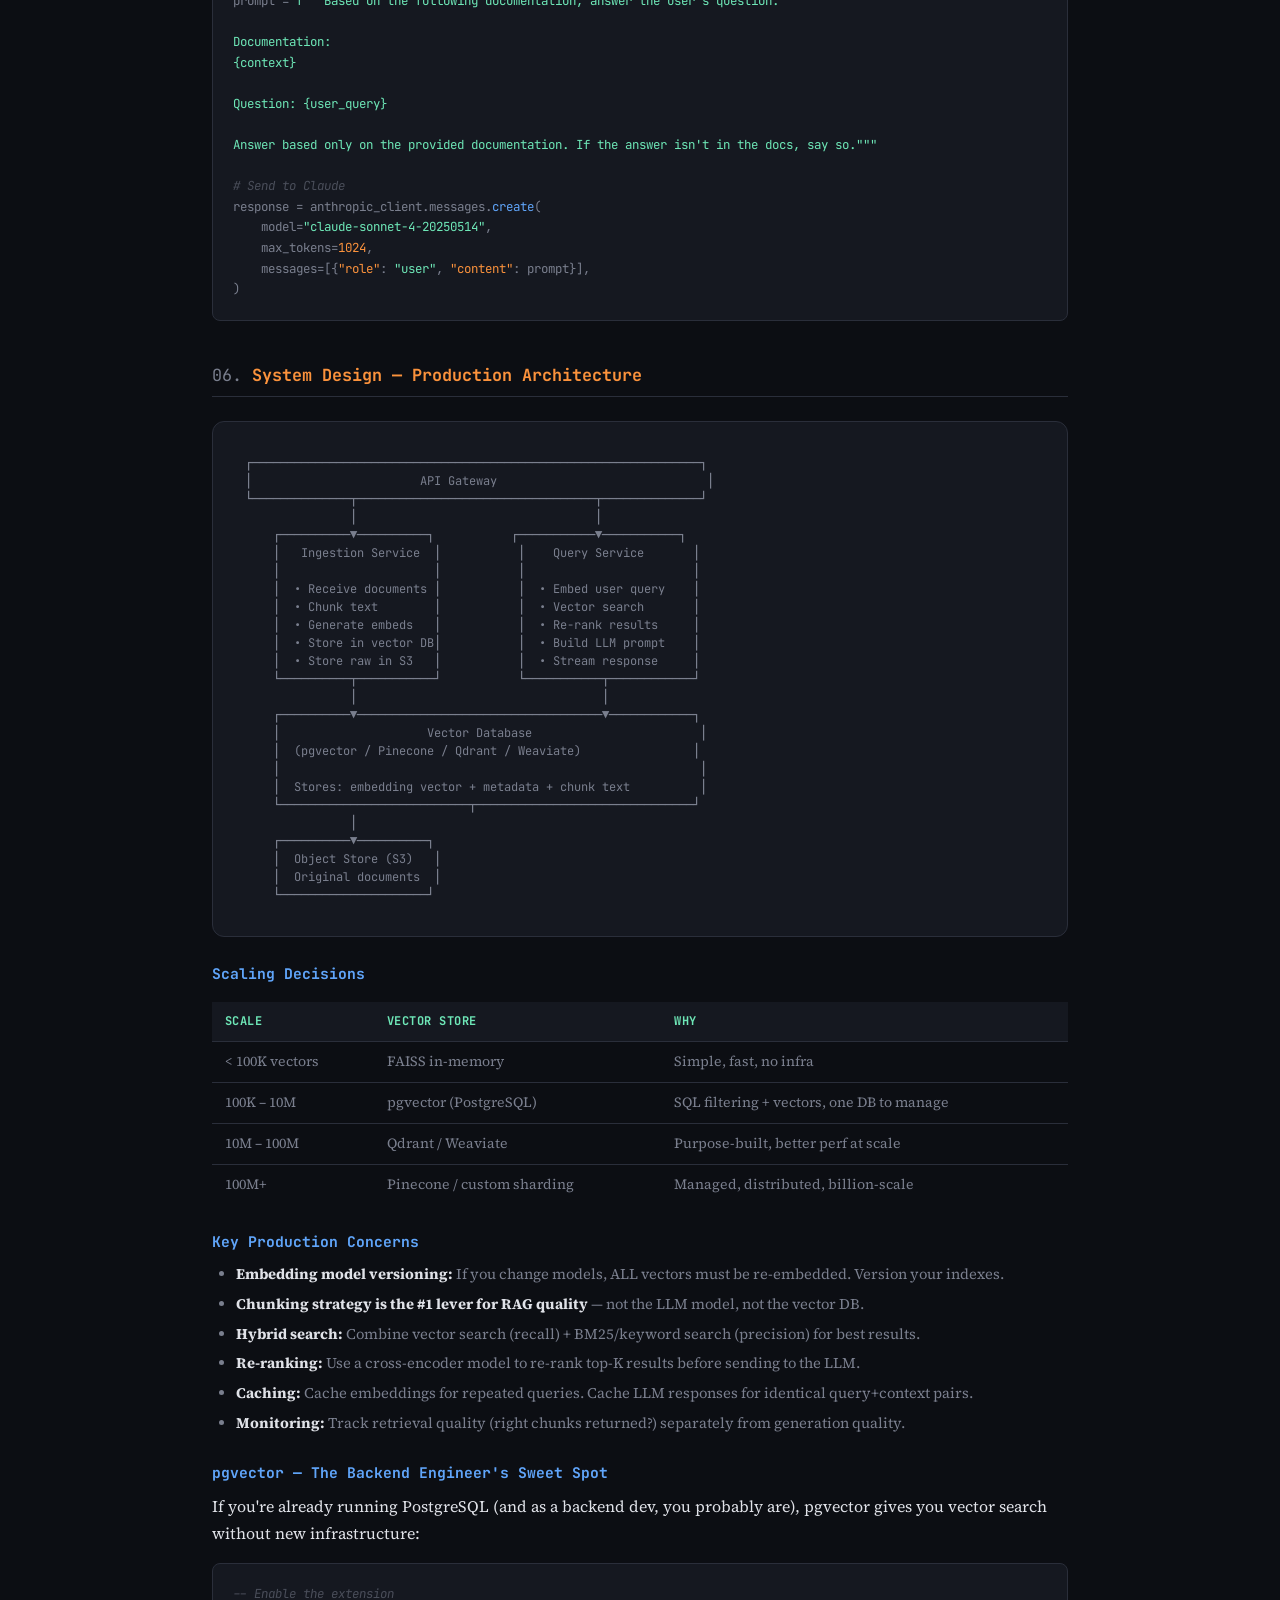
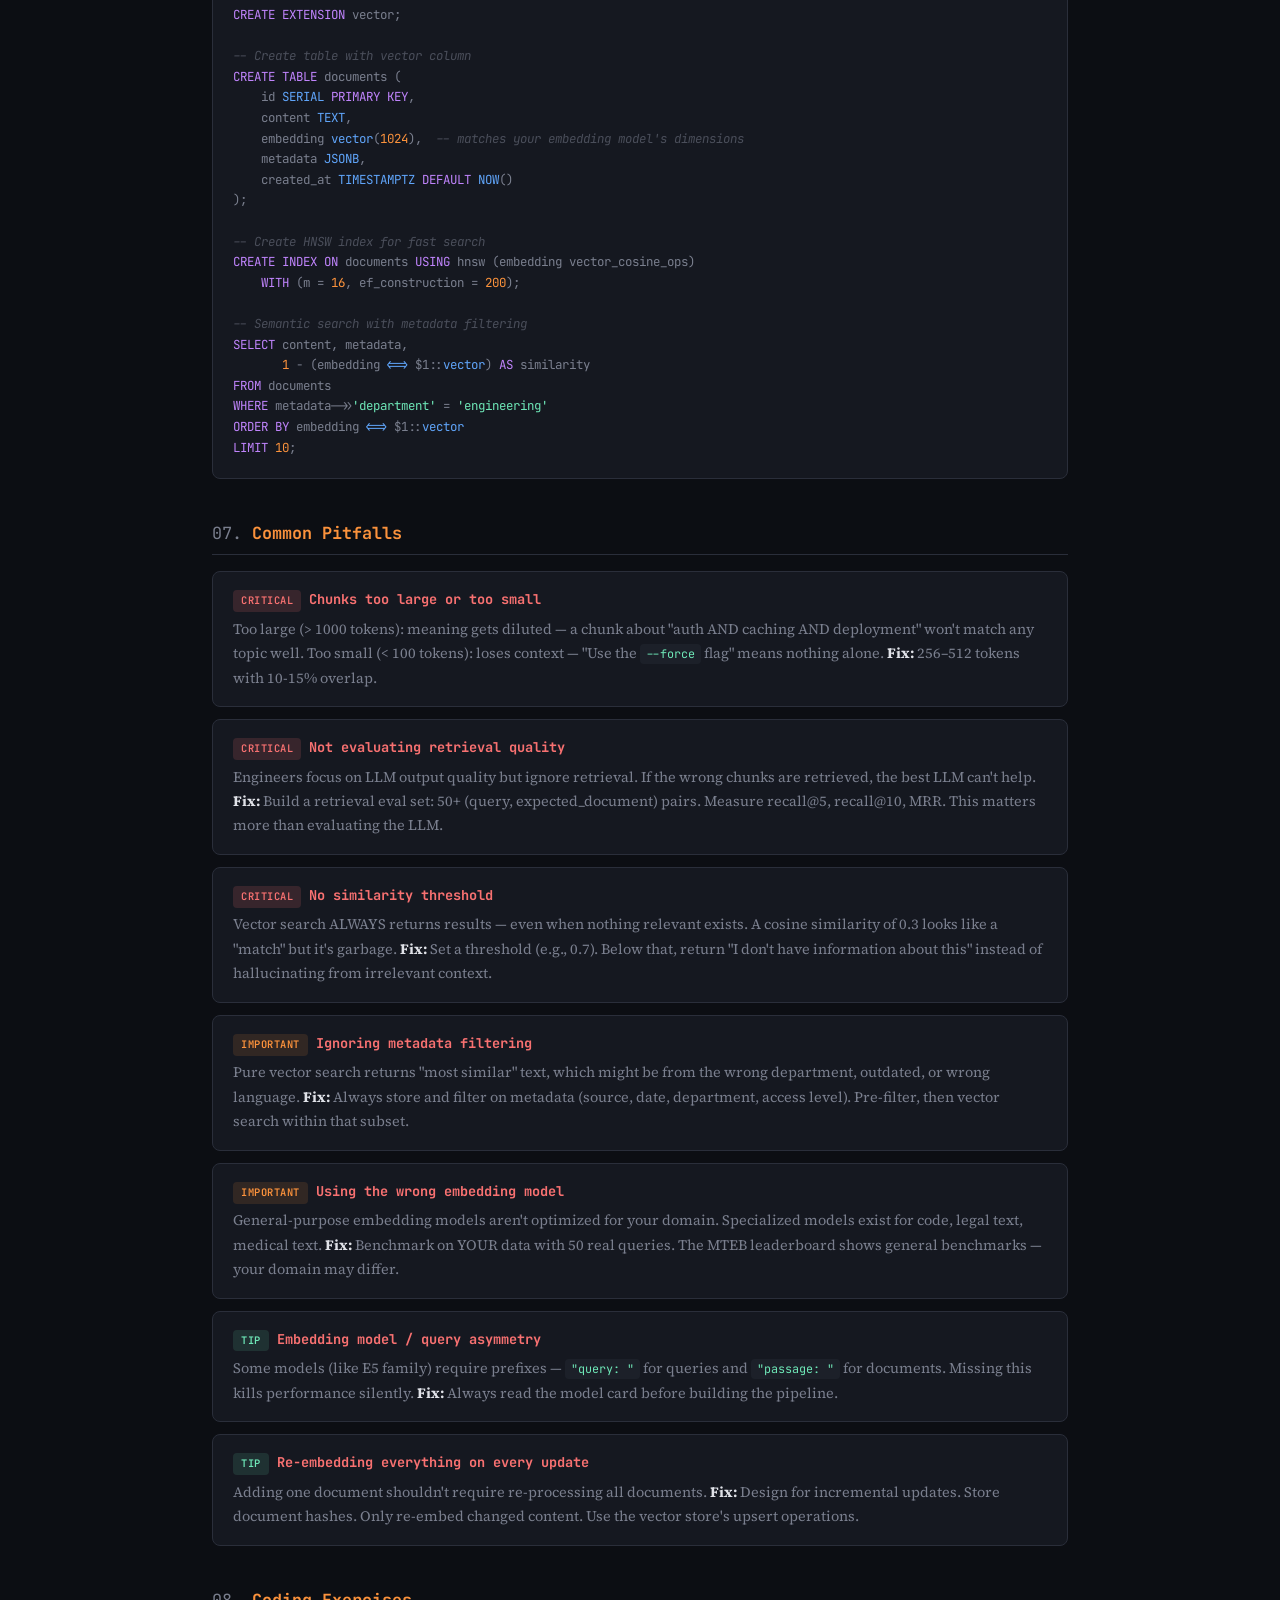
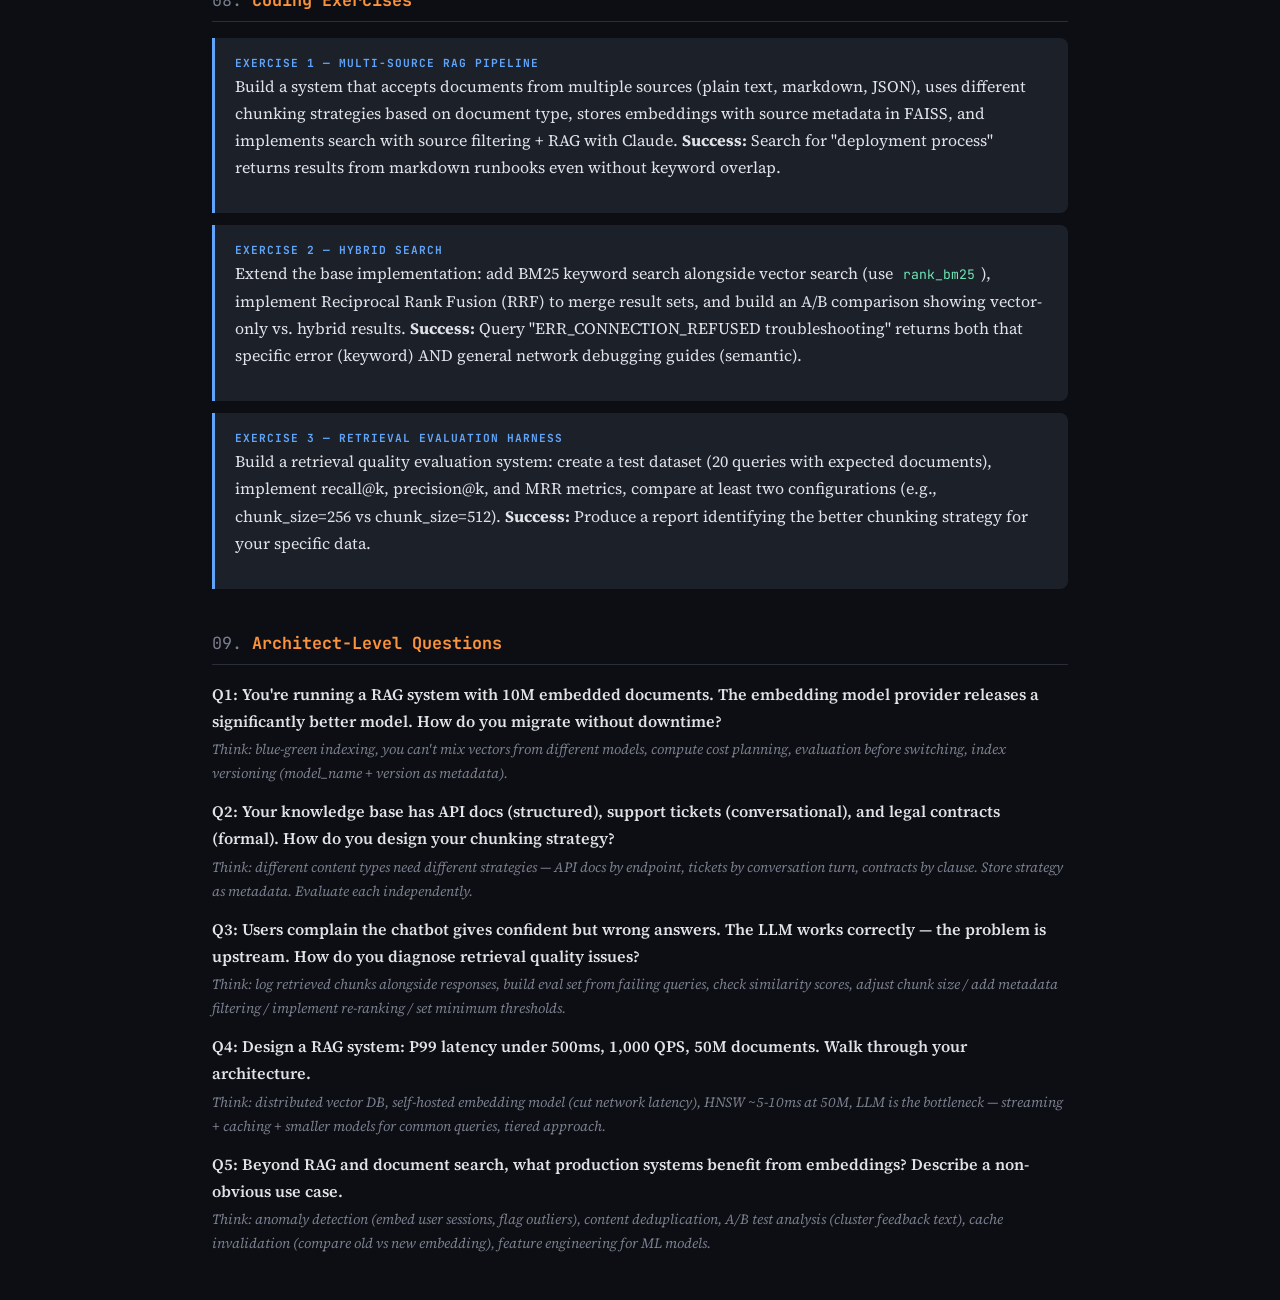
<file: 02-embeddings-vector-search/index.html>
<!DOCTYPE html>
<html lang="en">
<head>
<meta charset="UTF-8">
<meta name="viewport" content="width=device-width, initial-scale=1.0">
<title>Embeddings &amp; Vector Search — Architecture Guide</title>
<link href="https://fonts.googleapis.com/css2?family=JetBrains+Mono:wght@400;600;700&family=Source+Serif+4:ital,wght@0,400;0,600;0,700;1,400&display=swap" rel="stylesheet">
<link rel="stylesheet" href="../styles.css">
</head>
<body>

<h1>// Embeddings &amp; Vector Search</h1>
<p class="subtitle">The complete engineering guide — from vectors to production RAG pipelines</p>

<!-- ============================================================ -->
<!-- SECTION 01: Core Concepts -->
<!-- ============================================================ -->
<h2><span class="num">01.</span> Core Concepts</h2>

<h3>What Are Embeddings?</h3>
<p>An <strong>embedding</strong> is a dense numerical vector (array of floats) that represents the <em>meaning</em> of a piece of text. Think of it as a coordinate in a high-dimensional semantic space — texts with similar meanings land near each other.</p>

<div class="code-block"><span class="str">"How do I reset my password?"</span> → [0.021, -0.034, 0.118, ..., 0.045]  <span class="comment"># 1536 floats</span>
<span class="str">"I forgot my login credentials"</span> → [0.019, -0.031, 0.121, ..., 0.042]  <span class="comment"># very similar vector</span>
<span class="str">"The weather is nice today"</span>    → [0.872, 0.441, -0.203, ..., 0.667]  <span class="comment"># very different vector</span></div>

<p>Key properties: <strong>Fixed-size</strong> — every input maps to the same dimensionality (e.g., 1536 for OpenAI, 1024 for Voyage AI). <strong>Semantic</strong> — "car" and "automobile" have nearby vectors. <strong>Continuous</strong> — small changes in meaning produce small changes in vector. <strong>Language-agnostic</strong> — "perro" (Spanish) lands near "dog" (English).</p>

<h3>What Is Vector Search?</h3>
<p><strong>Vector search</strong> (a.k.a. semantic search) finds the most similar vectors in a collection to a given query vector. Instead of keyword matching (<code>WHERE title LIKE '%password%'</code>), you find documents by <em>meaning</em>. No keyword overlap needed.</p>

<div class="code-block">Query:   <span class="str">"How do I change my login?"</span> → vector → search
Results: <span class="str">"Password reset instructions"</span> (similarity: <span class="key">0.94</span>)
         <span class="str">"Account credentials FAQ"</span>     (similarity: <span class="key">0.91</span>)
         <span class="str">"Login troubleshooting guide"</span> (similarity: <span class="key">0.88</span>)</div>

<h3>The Backend Engineer Mental Model</h3>
<p>If you know databases, this mapping will click instantly:</p>

<table>
  <tr><th>Traditional DB</th><th>Vector DB</th></tr>
  <tr><td><code>INSERT INTO docs (text)</code></td><td><code>INSERT INTO docs (text, embedding)</code></td></tr>
  <tr><td><code>WHERE text LIKE '%keyword%'</code></td><td><code>ORDER BY cosine_similarity(embedding, q) DESC</code></td></tr>
  <tr><td>B-tree index</td><td>HNSW / IVF index</td></tr>
  <tr><td>Exact match</td><td>Approximate nearest neighbor (ANN)</td></tr>
</table>

<!-- ============================================================ -->
<!-- SECTION 02: Why It Matters -->
<!-- ============================================================ -->
<h2><span class="num">02.</span> Why It Matters</h2>

<p>LLMs have a <strong>knowledge cutoff</strong> and a <strong>context window limit</strong>. You can't stuff your entire knowledge base into a prompt. Embeddings + vector search let you <strong>retrieve only the relevant pieces</strong> and inject them into the prompt. This is <strong>Retrieval-Augmented Generation (RAG)</strong>.</p>

<h3>Where Companies Use This</h3>

<table>
  <tr><th>Use Case</th><th>Example</th><th>Why Embeddings</th></tr>
  <tr><td>Customer support bots</td><td>Zendesk, Intercom</td><td>Search KB by user intent, not keywords</td></tr>
  <tr><td>Internal knowledge search</td><td>Notion AI, Confluence AI</td><td>"Find the design doc about auth migration"</td></tr>
  <tr><td>Code search</td><td>GitHub Copilot, Sourcegraph</td><td>Find semantically similar code across repos</td></tr>
  <tr><td>E-commerce recommendations</td><td>Amazon, Shopify</td><td>Products similar to what you're viewing</td></tr>
  <tr><td>Legal document discovery</td><td>Harvey AI</td><td>Find relevant case law from millions of docs</td></tr>
  <tr><td>Anomaly detection</td><td>Financial systems</td><td>Transactions far from normal patterns</td></tr>
  <tr><td>RAG pipelines</td><td>Every production LLM app</td><td>Ground LLM responses in factual data</td></tr>
</table>

<h3>Why Not Just Full-Text Search?</h3>
<p>Full-text search (Elasticsearch, PostgreSQL <code>tsvector</code>) fails when: the user's words differ from the document ("car" vs "vehicle"), intent matters more than keywords, cross-language search is needed, or you need to combine text with other modalities. <strong>In practice, production systems combine both:</strong> vector search for semantic recall + keyword search for precision (hybrid search).</p>

<!-- ============================================================ -->
<!-- SECTION 03: Internal Mechanics -->
<!-- ============================================================ -->
<h2><span class="num">03.</span> Internal Mechanics</h2>

<h3>Embedding Model Pipeline</h3>
<p>Modern embedding models are transformer encoders (BERT-based, not GPT decoder architecture):</p>

<div class="diagram-box">
  <div class="flow-container">
    <div class="flow-step">
      <span class="step-num">1</span>
      <div class="step-box user">
        <div class="step-label">Tokenization</div>
        Text is split into subword tokens<br>
        "embedding" → ["em", "bed", "ding"]
      </div>
    </div>
    <div class="arrow-down">↓</div>
    <div class="flow-step">
      <span class="step-num">2</span>
      <div class="step-box model">
        <div class="step-label">Transformer Encoding</div>
        Each token passes through self-attention + feed-forward layers<br>
        Each token gets a contextualized representation
      </div>
    </div>
    <div class="arrow-down">↓</div>
    <div class="flow-step">
      <span class="step-num">3</span>
      <div class="step-box code">
        <div class="step-label">Pooling</div>
        Token representations → single vector<br>
        Mean pooling (most common) or [CLS] token
      </div>
    </div>
    <div class="arrow-down">↓</div>
    <div class="flow-step">
      <span class="step-num">4</span>
      <div class="step-box result">
        <div class="step-label">L2 Normalization</div>
        Vector normalized to unit length<br>
        cosine similarity = dot product (after normalization)
      </div>
    </div>
  </div>
</div>

<h3>Similarity Metrics</h3>

<div class="metric-grid">
  <div class="metric-card">
    <h4>Cosine Similarity</h4>
    <p>cos(a,b) = (a·b) / (||a||×||b||)<br>Range: [-1, 1]<br>1 = identical direction<br><strong>Most common for text</strong></p>
  </div>
  <div class="metric-card">
    <h4>Euclidean (L2)</h4>
    <p>d(a,b) = √(Σ(ai - bi)²)<br>Range: [0, ∞)<br>0 = identical<br>Good for dense clusters</p>
  </div>
  <div class="metric-card">
    <h4>Dot Product</h4>
    <p>dot(a,b) = Σ(ai × bi)<br>When normalized:<br>dot = cosine similarity<br>Fastest to compute</p>
  </div>
</div>

<p>For normalized embeddings (which most APIs return), all three give <strong>equivalent rankings</strong>. Cosine similarity is the standard for text.</p>

<h3>Vector Search Algorithms</h3>

<table>
  <tr><th>Algorithm</th><th>How It Works</th><th>Complexity</th><th>Best For</th></tr>
  <tr>
    <td><strong>Flat (Brute Force)</strong></td>
    <td>Compare query against every vector</td>
    <td>O(n × d)</td>
    <td>&lt; 100K vectors, perfect recall</td>
  </tr>
  <tr>
    <td><strong>IVF</strong></td>
    <td>Cluster vectors via k-means, search only nearest clusters</td>
    <td>O(nprobe × n/nlist × d)</td>
    <td>100K–10M vectors</td>
  </tr>
  <tr>
    <td><strong>HNSW</strong></td>
    <td>Multi-layer graph, greedy navigation top→bottom</td>
    <td>O(log n)</td>
    <td>Production standard (pgvector, Pinecone, Qdrant)</td>
  </tr>
  <tr>
    <td><strong>PQ</strong></td>
    <td>Compress vectors: split + quantize subvectors</td>
    <td>Reduces memory 32x+</td>
    <td>Billion-scale (combined with IVF)</td>
  </tr>
</table>

<h3>HNSW — The Dominant Algorithm</h3>
<div class="code-block">Layer 3:  A ---------> D                    <span class="comment">(sparse, long jumps)</span>
Layer 2:  A ----> C --> D ----> F            <span class="comment">(medium density)</span>
Layer 1:  A -> B -> C -> D -> E -> F -> G    <span class="comment">(dense, local connections)</span>
Layer 0:  [all vectors with local neighbors]  <span class="comment">(full graph)</span></div>

<h3>The RAG Pipeline Architecture</h3>
<div class="diagram-box">
<pre>
┌──────────────────── INDEXING (offline) ────────────────────┐
│                                                             │
│  Documents → Chunk → Embed → Store in Vector DB             │
│                                                             │
└─────────────────────────────────────────────────────────────┘

┌──────────────────── QUERY (online) ────────────────────────┐
│                                                             │
│  User Query → Embed → Vector Search → Top-K chunks          │
│                          ↓                                  │
│               Chunks + Query → LLM Prompt → Response        │
│                                                             │
└─────────────────────────────────────────────────────────────┘
</pre>
</div>

<!-- ============================================================ -->
<!-- SECTION 04: Practical Example -->
<!-- ============================================================ -->
<h2><span class="num">04.</span> Practical Example — Internal Doc Search</h2>

<p><strong>Problem:</strong> Your company has 5,000 internal docs (engineering runbooks, product specs, HR policies). Engineers ask questions in Slack, and the answers exist somewhere — but nobody can find them.</p>
<p><strong>Solution:</strong> Build a RAG-powered search system.</p>

<div class="diagram-box">
<pre>
┌─────────────┐     ┌──────────────┐     ┌──────────────┐
│  Docs (MD,  │────→│  Chunking +  │────→│  Vector DB   │
│  PDF, HTML) │     │  Embedding   │     │  (FAISS)     │
└─────────────┘     └──────────────┘     └──────────────┘
                                               │
┌─────────────┐     ┌──────────────┐           │
│  User Query │────→│  Embed Query │──── search ┘
│             │     └──────────────┘
│             │            │
│             │     ┌──────────────┐     ┌──────────────┐
│             │     │  Top-K Chunks│────→│  Claude LLM  │
│             │     └──────────────┘     │  + Context   │
│             │                          └──────┬───────┘
│  Response   │←────────────────────────────────┘
└─────────────┘
</pre>
</div>

<p><strong>Scale considerations:</strong> 5,000 docs → ~50,000 chunks → FAISS in-memory is fine (&lt; 500MB RAM). At 100K+ docs → consider pgvector or a managed service (Pinecone, Weaviate). Need metadata filtering? → pgvector (SQL WHERE + vector search).</p>

<!-- ============================================================ -->
<!-- SECTION 05: Hands-on Implementation -->
<!-- ============================================================ -->
<h2><span class="num">05.</span> Hands-on Implementation</h2>

<p>Code files: <code>app.py</code> (standalone demo), <code>chunking.py</code> (chunking strategies), <code>vector_store.py</code> (FAISS abstraction).</p>

<h3>Quick Start</h3>
<div class="code-block"><span class="comment"># Install dependencies (from repo root)</span>
pip install -r requirements.txt

<span class="comment"># Set your API keys</span>
cp .env.example .env
<span class="comment"># Edit .env with your ANTHROPIC_API_KEY and VOYAGE_API_KEY</span>

<span class="comment"># Run the standalone demo</span>
cd 02-embeddings-vector-search && python app.py</div>

<h3>Step 1: Generate Embeddings</h3>
<p>We use Voyage AI's embedding model (purpose-built for embeddings, higher quality than general-purpose models for retrieval tasks). A local fallback using sentence-transformers is available for experimenting without API costs.</p>

<div class="code-block"><span class="comment"># The core operation — turning text into vectors</span>
<span class="kw">import</span> voyageai

client = voyageai.<span class="fn">Client</span>()  <span class="comment"># uses VOYAGE_API_KEY env var</span>

response = client.<span class="fn">embed</span>(
    texts=[<span class="str">"How do I reset my password?"</span>],
    model=<span class="str">"voyage-3-large"</span>,
)
embedding = response.embeddings[<span class="key">0</span>]  <span class="comment"># list of 1024 floats</span></div>

<h3>Step 2: Chunk Your Documents</h3>
<p>You can't embed a 50-page document as one vector — the meaning gets diluted. Split it into semantically meaningful chunks.</p>

<div class="code-block"><span class="comment"># See chunking.py for full implementation</span>
<span class="kw">from</span> chunking <span class="kw">import</span> RecursiveChunker

chunker = RecursiveChunker(chunk_size=<span class="key">512</span>, chunk_overlap=<span class="key">50</span>)
chunks = chunker.<span class="fn">chunk</span>(long_document_text)
<span class="comment"># Each chunk is ~512 tokens with 50-token overlap for context continuity</span></div>

<table>
  <tr><th>Strategy</th><th>Pros</th><th>Cons</th><th>Use When</th></tr>
  <tr><td>Fixed-size (by tokens)</td><td>Simple, predictable</td><td>May cut mid-sentence</td><td>Uniform content</td></tr>
  <tr><td>Sentence-aware</td><td>Preserves meaning</td><td>Variable chunk sizes</td><td>Prose, documentation</td></tr>
  <tr><td>Recursive (by separators)</td><td>Respects doc structure</td><td>More complex</td><td>Markdown, code, structured</td></tr>
  <tr><td>Semantic (by meaning shift)</td><td>Best quality</td><td>Expensive (needs embedding)</td><td>High-value content</td></tr>
</table>

<h3>Step 3: Build the Vector Index</h3>
<div class="code-block"><span class="comment"># See vector_store.py for full implementation</span>
<span class="kw">from</span> vector_store <span class="kw">import</span> FaissVectorStore

store = FaissVectorStore(dimension=<span class="key">1024</span>)

<span class="comment"># Index your chunks</span>
<span class="kw">for</span> chunk <span class="kw">in</span> chunks:
    embedding = <span class="fn">embed</span>(chunk.text)
    store.<span class="fn">add</span>(embedding, metadata={<span class="key">"text"</span>: chunk.text, <span class="key">"source"</span>: chunk.source})

<span class="comment"># Persist to disk</span>
store.<span class="fn">save</span>(<span class="str">"./index_data"</span>)</div>

<h3>Step 4: Search by Meaning</h3>
<div class="code-block">query_embedding = <span class="fn">embed</span>(<span class="str">"How do I change my login credentials?"</span>)
results = store.<span class="fn">search</span>(query_embedding, top_k=<span class="key">5</span>)

<span class="comment"># Returns chunks about password resets, account settings, etc.</span>
<span class="comment"># — even though the query doesn't contain those exact words</span></div>

<h3>Step 5: RAG — Augment the LLM</h3>
<div class="code-block"><span class="comment"># Build the prompt with retrieved context</span>
context = <span class="str">"\n\n"</span>.<span class="fn">join</span>([r[<span class="key">"text"</span>] <span class="kw">for</span> r <span class="kw">in</span> results])
prompt = <span class="str">f"""Based on the following documentation, answer the user's question.

Documentation:
{context}

Question: {user_query}

Answer based only on the provided documentation. If the answer isn't in the docs, say so."""</span>

<span class="comment"># Send to Claude</span>
response = anthropic_client.messages.<span class="fn">create</span>(
    model=<span class="str">"claude-sonnet-4-20250514"</span>,
    max_tokens=<span class="key">1024</span>,
    messages=[{<span class="key">"role"</span>: <span class="str">"user"</span>, <span class="key">"content"</span>: prompt}],
)</div>

<!-- ============================================================ -->
<!-- SECTION 06: System Design -->
<!-- ============================================================ -->
<h2><span class="num">06.</span> System Design — Production Architecture</h2>

<div class="diagram-box">
<pre>
┌────────────────────────────────────────────────────────────────┐
│                        API Gateway                              │
└──────────────┬──────────────────────────────────┬──────────────┘
               │                                  │
    ┌──────────▼──────────┐           ┌───────────▼───────────┐
    │   Ingestion Service  │           │    Query Service       │
    │                      │           │                        │
    │  • Receive documents │           │  • Embed user query    │
    │  • Chunk text        │           │  • Vector search       │
    │  • Generate embeds   │           │  • Re-rank results     │
    │  • Store in vector DB│           │  • Build LLM prompt    │
    │  • Store raw in S3   │           │  • Stream response     │
    └──────────┬───────────┘           └───────────┬────────────┘
               │                                   │
    ┌──────────▼───────────────────────────────────▼────────────┐
    │                     Vector Database                        │
    │  (pgvector / Pinecone / Qdrant / Weaviate)                │
    │                                                            │
    │  Stores: embedding vector + metadata + chunk text          │
    └───────────────────────────┬───────────────────────────────┘
               │
    ┌──────────▼──────────┐
    │  Object Store (S3)   │
    │  Original documents  │
    └─────────────────────┘
</pre>
</div>

<h3>Scaling Decisions</h3>
<table>
  <tr><th>Scale</th><th>Vector Store</th><th>Why</th></tr>
  <tr><td>&lt; 100K vectors</td><td>FAISS in-memory</td><td>Simple, fast, no infra</td></tr>
  <tr><td>100K – 10M</td><td>pgvector (PostgreSQL)</td><td>SQL filtering + vectors, one DB to manage</td></tr>
  <tr><td>10M – 100M</td><td>Qdrant / Weaviate</td><td>Purpose-built, better perf at scale</td></tr>
  <tr><td>100M+</td><td>Pinecone / custom sharding</td><td>Managed, distributed, billion-scale</td></tr>
</table>

<h3>Key Production Concerns</h3>
<ul>
  <li><strong>Embedding model versioning:</strong> If you change models, ALL vectors must be re-embedded. Version your indexes.</li>
  <li><strong>Chunking strategy is the #1 lever for RAG quality</strong> — not the LLM model, not the vector DB.</li>
  <li><strong>Hybrid search:</strong> Combine vector search (recall) + BM25/keyword search (precision) for best results.</li>
  <li><strong>Re-ranking:</strong> Use a cross-encoder model to re-rank top-K results before sending to the LLM.</li>
  <li><strong>Caching:</strong> Cache embeddings for repeated queries. Cache LLM responses for identical query+context pairs.</li>
  <li><strong>Monitoring:</strong> Track retrieval quality (right chunks returned?) separately from generation quality.</li>
</ul>

<h3>pgvector — The Backend Engineer's Sweet Spot</h3>
<p>If you're already running PostgreSQL (and as a backend dev, you probably are), pgvector gives you vector search without new infrastructure:</p>

<div class="code-block"><span class="comment">-- Enable the extension</span>
<span class="kw">CREATE EXTENSION</span> vector;

<span class="comment">-- Create table with vector column</span>
<span class="kw">CREATE TABLE</span> documents (
    id <span class="fn">SERIAL</span> <span class="kw">PRIMARY KEY</span>,
    content <span class="fn">TEXT</span>,
    embedding <span class="fn">vector</span>(<span class="key">1024</span>),  <span class="comment">-- matches your embedding model's dimensions</span>
    metadata <span class="fn">JSONB</span>,
    created_at <span class="fn">TIMESTAMPTZ</span> <span class="kw">DEFAULT</span> <span class="fn">NOW</span>()
);

<span class="comment">-- Create HNSW index for fast search</span>
<span class="kw">CREATE INDEX ON</span> documents <span class="kw">USING</span> hnsw (embedding vector_cosine_ops)
    <span class="kw">WITH</span> (m = <span class="key">16</span>, ef_construction = <span class="key">200</span>);

<span class="comment">-- Semantic search with metadata filtering</span>
<span class="kw">SELECT</span> content, metadata,
       <span class="key">1</span> - (embedding <span class="fn">&lt;=&gt;</span> $1::<span class="fn">vector</span>) <span class="kw">AS</span> similarity
<span class="kw">FROM</span> documents
<span class="kw">WHERE</span> metadata->><span class="str">'department'</span> = <span class="str">'engineering'</span>
<span class="kw">ORDER BY</span> embedding <span class="fn">&lt;=&gt;</span> $1::<span class="fn">vector</span>
<span class="kw">LIMIT</span> <span class="key">10</span>;</div>

<!-- ============================================================ -->
<!-- SECTION 07: Common Pitfalls -->
<!-- ============================================================ -->
<h2><span class="num">07.</span> Common Pitfalls</h2>

<div class="pitfall">
  <div class="pitfall-title"><span class="tag critical">Critical</span> Chunks too large or too small</div>
  <p>Too large (&gt; 1000 tokens): meaning gets diluted — a chunk about "auth AND caching AND deployment" won't match any topic well. Too small (&lt; 100 tokens): loses context — "Use the <code>--force</code> flag" means nothing alone. <strong>Fix:</strong> 256–512 tokens with 10-15% overlap.</p>
</div>

<div class="pitfall">
  <div class="pitfall-title"><span class="tag critical">Critical</span> Not evaluating retrieval quality</div>
  <p>Engineers focus on LLM output quality but ignore retrieval. If the wrong chunks are retrieved, the best LLM can't help. <strong>Fix:</strong> Build a retrieval eval set: 50+ (query, expected_document) pairs. Measure recall@5, recall@10, MRR. This matters more than evaluating the LLM.</p>
</div>

<div class="pitfall">
  <div class="pitfall-title"><span class="tag critical">Critical</span> No similarity threshold</div>
  <p>Vector search ALWAYS returns results — even when nothing relevant exists. A cosine similarity of 0.3 looks like a "match" but it's garbage. <strong>Fix:</strong> Set a threshold (e.g., 0.7). Below that, return "I don't have information about this" instead of hallucinating from irrelevant context.</p>
</div>

<div class="pitfall">
  <div class="pitfall-title"><span class="tag important">Important</span> Ignoring metadata filtering</div>
  <p>Pure vector search returns "most similar" text, which might be from the wrong department, outdated, or wrong language. <strong>Fix:</strong> Always store and filter on metadata (source, date, department, access level). Pre-filter, then vector search within that subset.</p>
</div>

<div class="pitfall">
  <div class="pitfall-title"><span class="tag important">Important</span> Using the wrong embedding model</div>
  <p>General-purpose embedding models aren't optimized for your domain. Specialized models exist for code, legal text, medical text. <strong>Fix:</strong> Benchmark on YOUR data with 50 real queries. The MTEB leaderboard shows general benchmarks — your domain may differ.</p>
</div>

<div class="pitfall">
  <div class="pitfall-title"><span class="tag tip">Tip</span> Embedding model / query asymmetry</div>
  <p>Some models (like E5 family) require prefixes — <code>"query: "</code> for queries and <code>"passage: "</code> for documents. Missing this kills performance silently. <strong>Fix:</strong> Always read the model card before building the pipeline.</p>
</div>

<div class="pitfall">
  <div class="pitfall-title"><span class="tag tip">Tip</span> Re-embedding everything on every update</div>
  <p>Adding one document shouldn't require re-processing all documents. <strong>Fix:</strong> Design for incremental updates. Store document hashes. Only re-embed changed content. Use the vector store's upsert operations.</p>
</div>

<!-- ============================================================ -->
<!-- SECTION 08: Exercises -->
<!-- ============================================================ -->
<h2><span class="num">08.</span> Coding Exercises</h2>

<div class="exercise">
  <div class="exercise-num">Exercise 1 — Multi-Source RAG Pipeline</div>
  <p>Build a system that accepts documents from multiple sources (plain text, markdown, JSON), uses different chunking strategies based on document type, stores embeddings with source metadata in FAISS, and implements search with source filtering + RAG with Claude. <strong>Success:</strong> Search for "deployment process" returns results from markdown runbooks even without keyword overlap.</p>
</div>

<div class="exercise">
  <div class="exercise-num">Exercise 2 — Hybrid Search</div>
  <p>Extend the base implementation: add BM25 keyword search alongside vector search (use <code>rank_bm25</code>), implement Reciprocal Rank Fusion (RRF) to merge result sets, and build an A/B comparison showing vector-only vs. hybrid results. <strong>Success:</strong> Query "ERR_CONNECTION_REFUSED troubleshooting" returns both that specific error (keyword) AND general network debugging guides (semantic).</p>
</div>

<div class="exercise">
  <div class="exercise-num">Exercise 3 — Retrieval Evaluation Harness</div>
  <p>Build a retrieval quality evaluation system: create a test dataset (20 queries with expected documents), implement recall@k, precision@k, and MRR metrics, compare at least two configurations (e.g., chunk_size=256 vs chunk_size=512). <strong>Success:</strong> Produce a report identifying the better chunking strategy for your specific data.</p>
</div>

<!-- ============================================================ -->
<!-- SECTION 09: Interview Questions -->
<!-- ============================================================ -->
<h2><span class="num">09.</span> Architect-Level Questions</h2>

<div class="qa">
  <div class="qa-q">Q1: You're running a RAG system with 10M embedded documents. The embedding model provider releases a significantly better model. How do you migrate without downtime?</div>
  <div class="qa-hint">Think: blue-green indexing, you can't mix vectors from different models, compute cost planning, evaluation before switching, index versioning (model_name + version as metadata).</div>
</div>

<div class="qa">
  <div class="qa-q">Q2: Your knowledge base has API docs (structured), support tickets (conversational), and legal contracts (formal). How do you design your chunking strategy?</div>
  <div class="qa-hint">Think: different content types need different strategies — API docs by endpoint, tickets by conversation turn, contracts by clause. Store strategy as metadata. Evaluate each independently.</div>
</div>

<div class="qa">
  <div class="qa-q">Q3: Users complain the chatbot gives confident but wrong answers. The LLM works correctly — the problem is upstream. How do you diagnose retrieval quality issues?</div>
  <div class="qa-hint">Think: log retrieved chunks alongside responses, build eval set from failing queries, check similarity scores, adjust chunk size / add metadata filtering / implement re-ranking / set minimum thresholds.</div>
</div>

<div class="qa">
  <div class="qa-q">Q4: Design a RAG system: P99 latency under 500ms, 1,000 QPS, 50M documents. Walk through your architecture.</div>
  <div class="qa-hint">Think: distributed vector DB, self-hosted embedding model (cut network latency), HNSW ~5-10ms at 50M, LLM is the bottleneck — streaming + caching + smaller models for common queries, tiered approach.</div>
</div>

<div class="qa">
  <div class="qa-q">Q5: Beyond RAG and document search, what production systems benefit from embeddings? Describe a non-obvious use case.</div>
  <div class="qa-hint">Think: anomaly detection (embed user sessions, flag outliers), content deduplication, A/B test analysis (cluster feedback text), cache invalidation (compare old vs new embedding), feature engineering for ML models.</div>
</div>

</body>
</html>
</file>
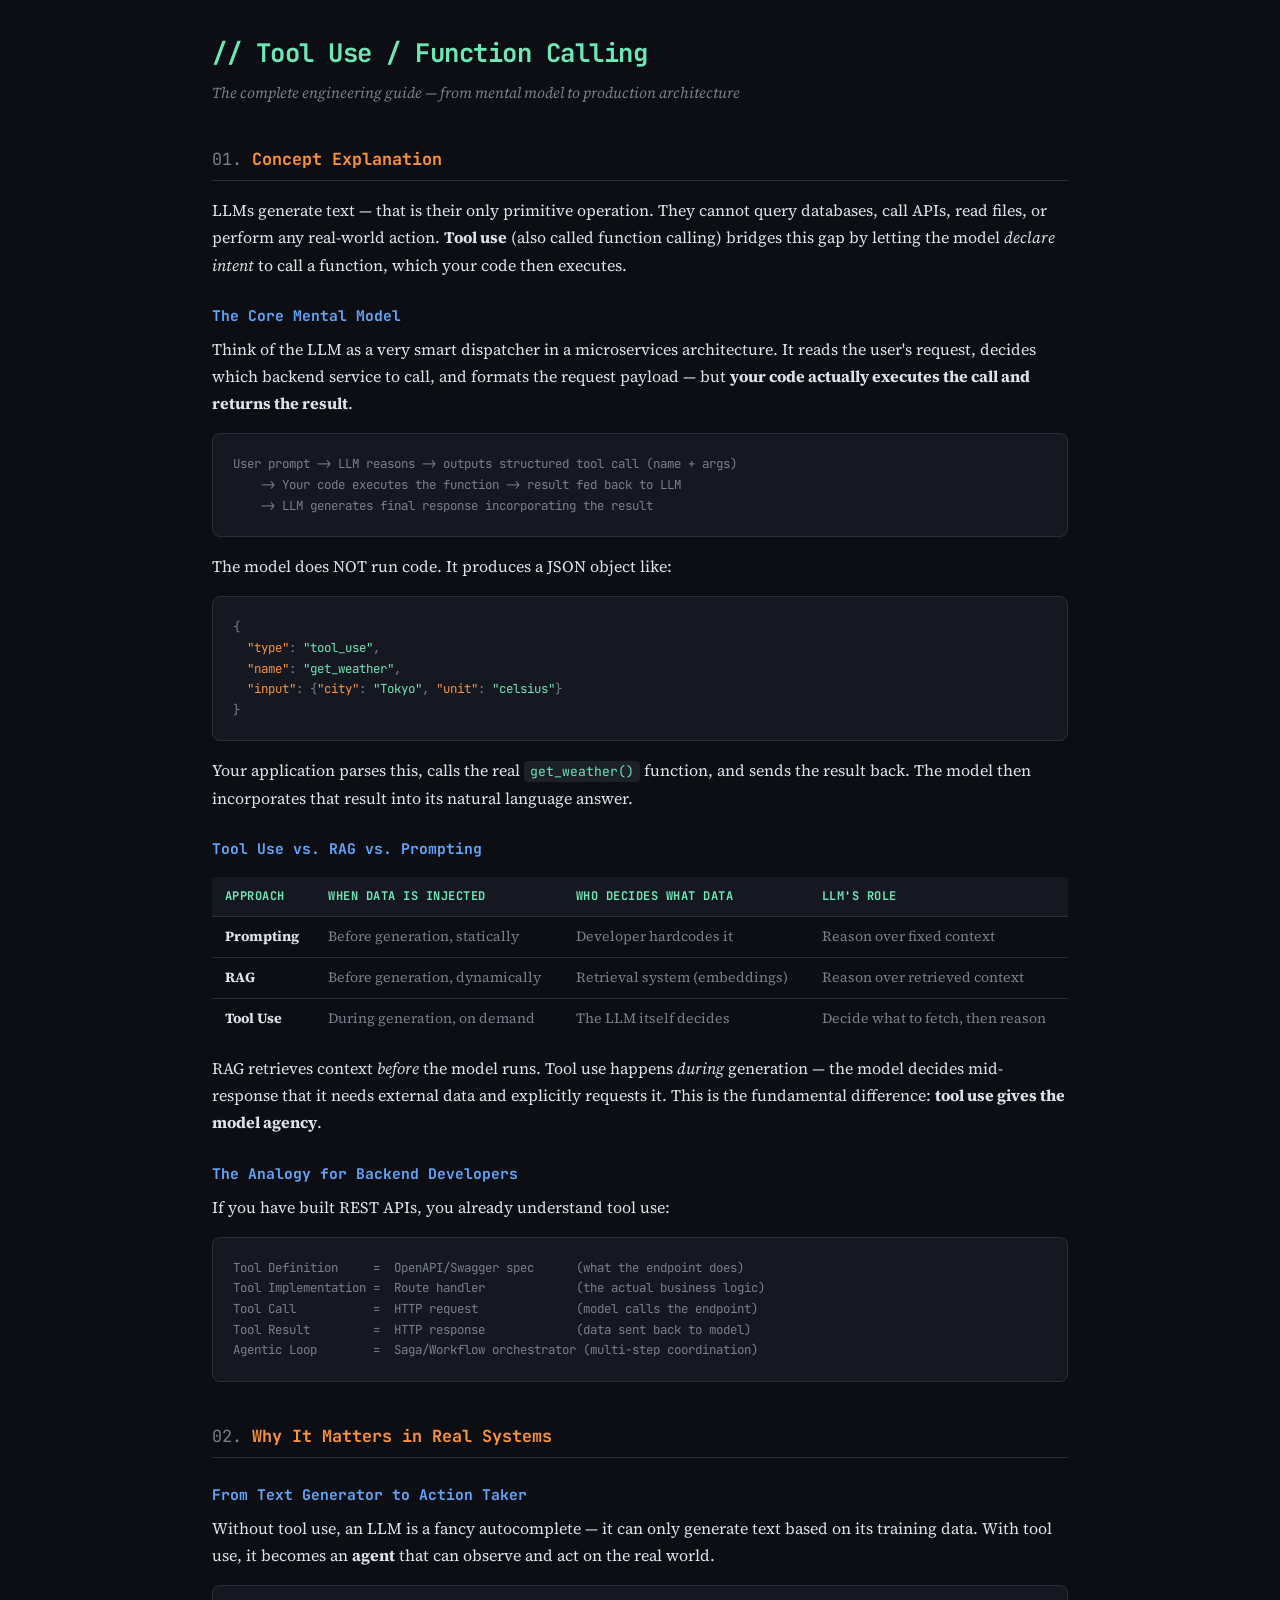
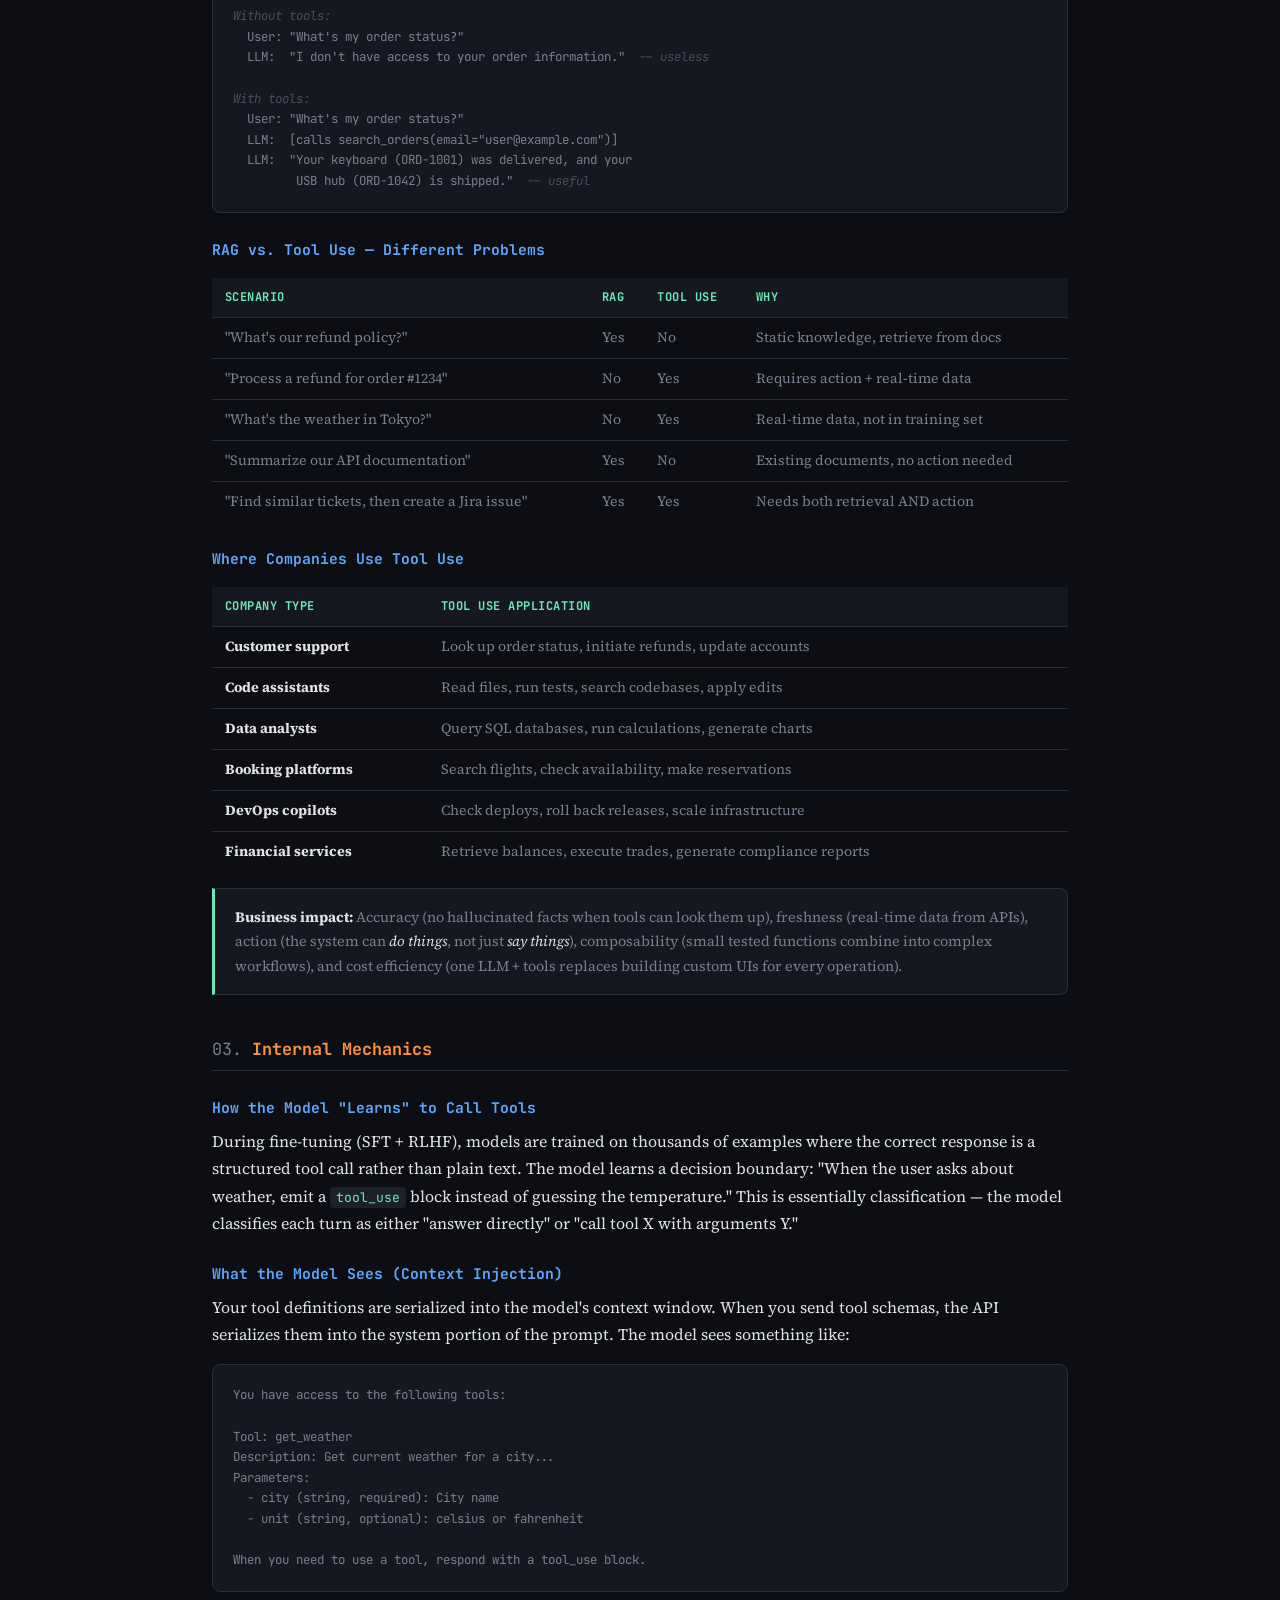
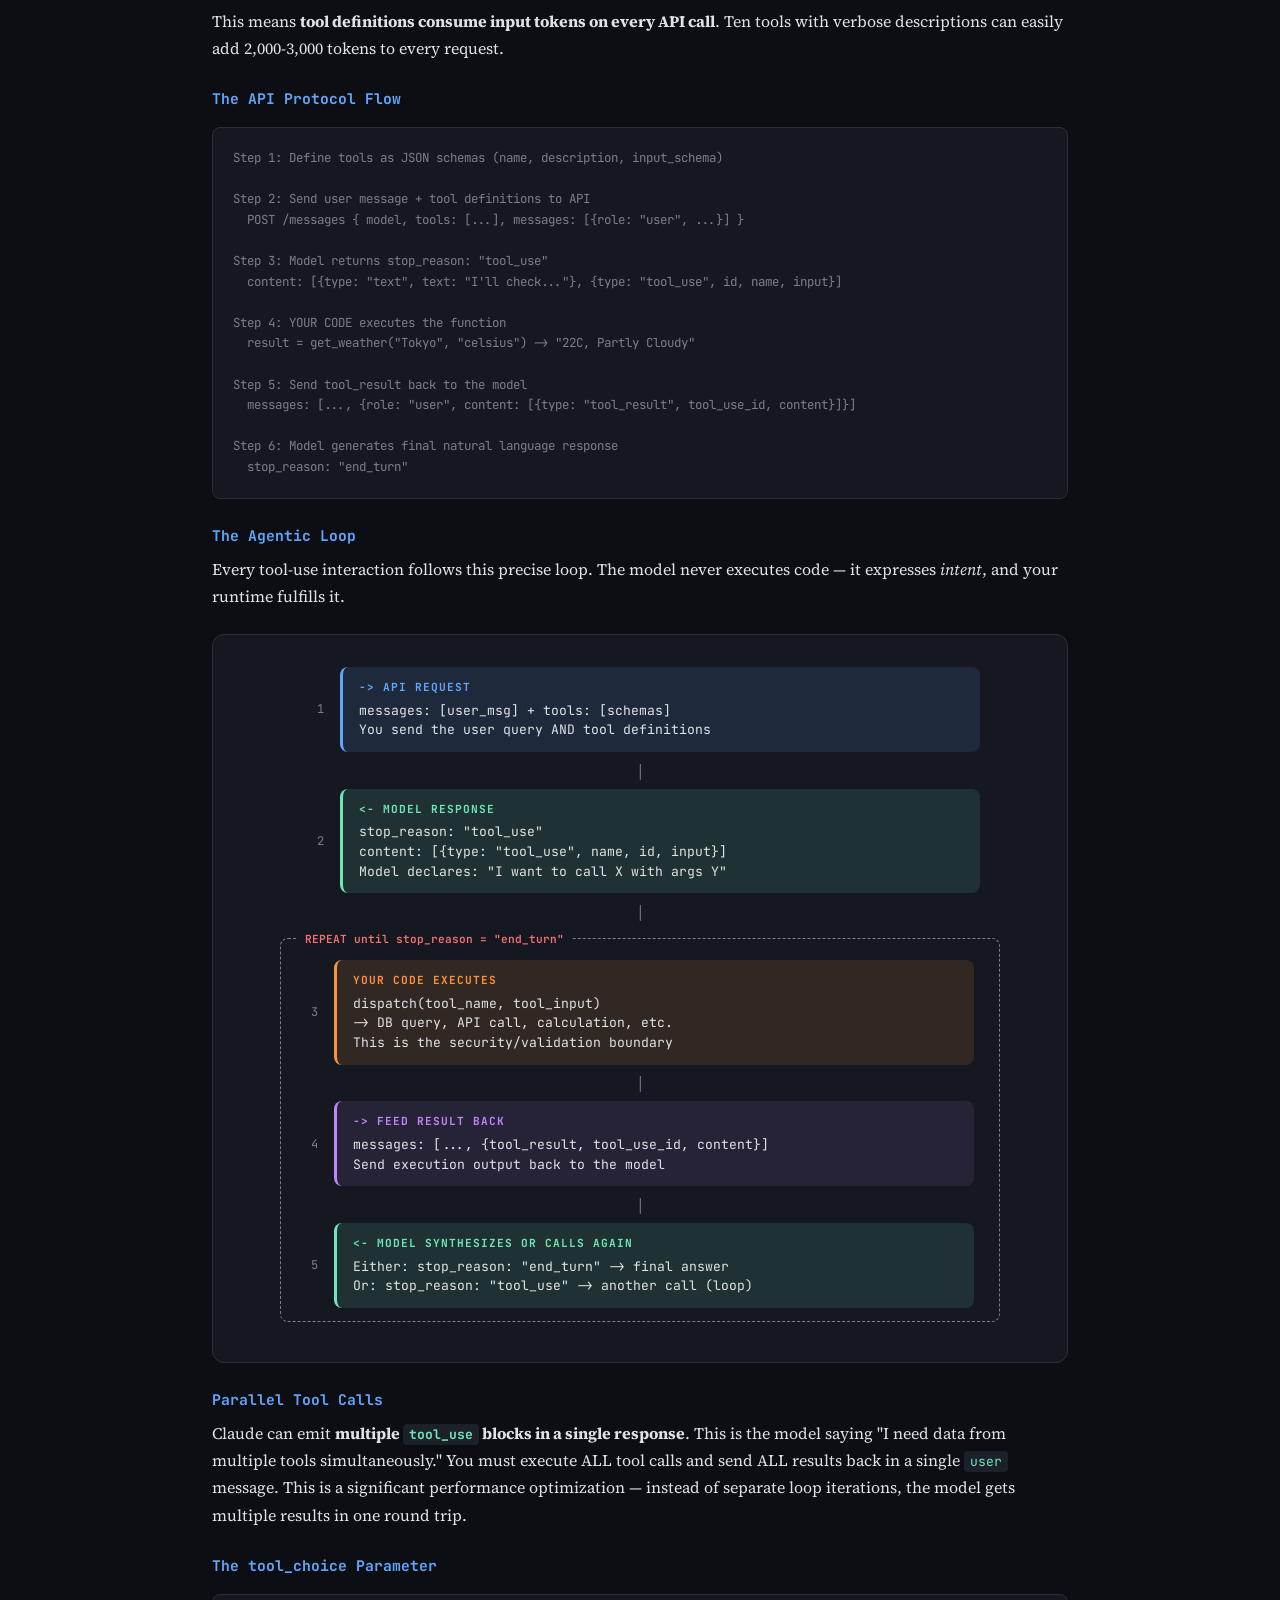
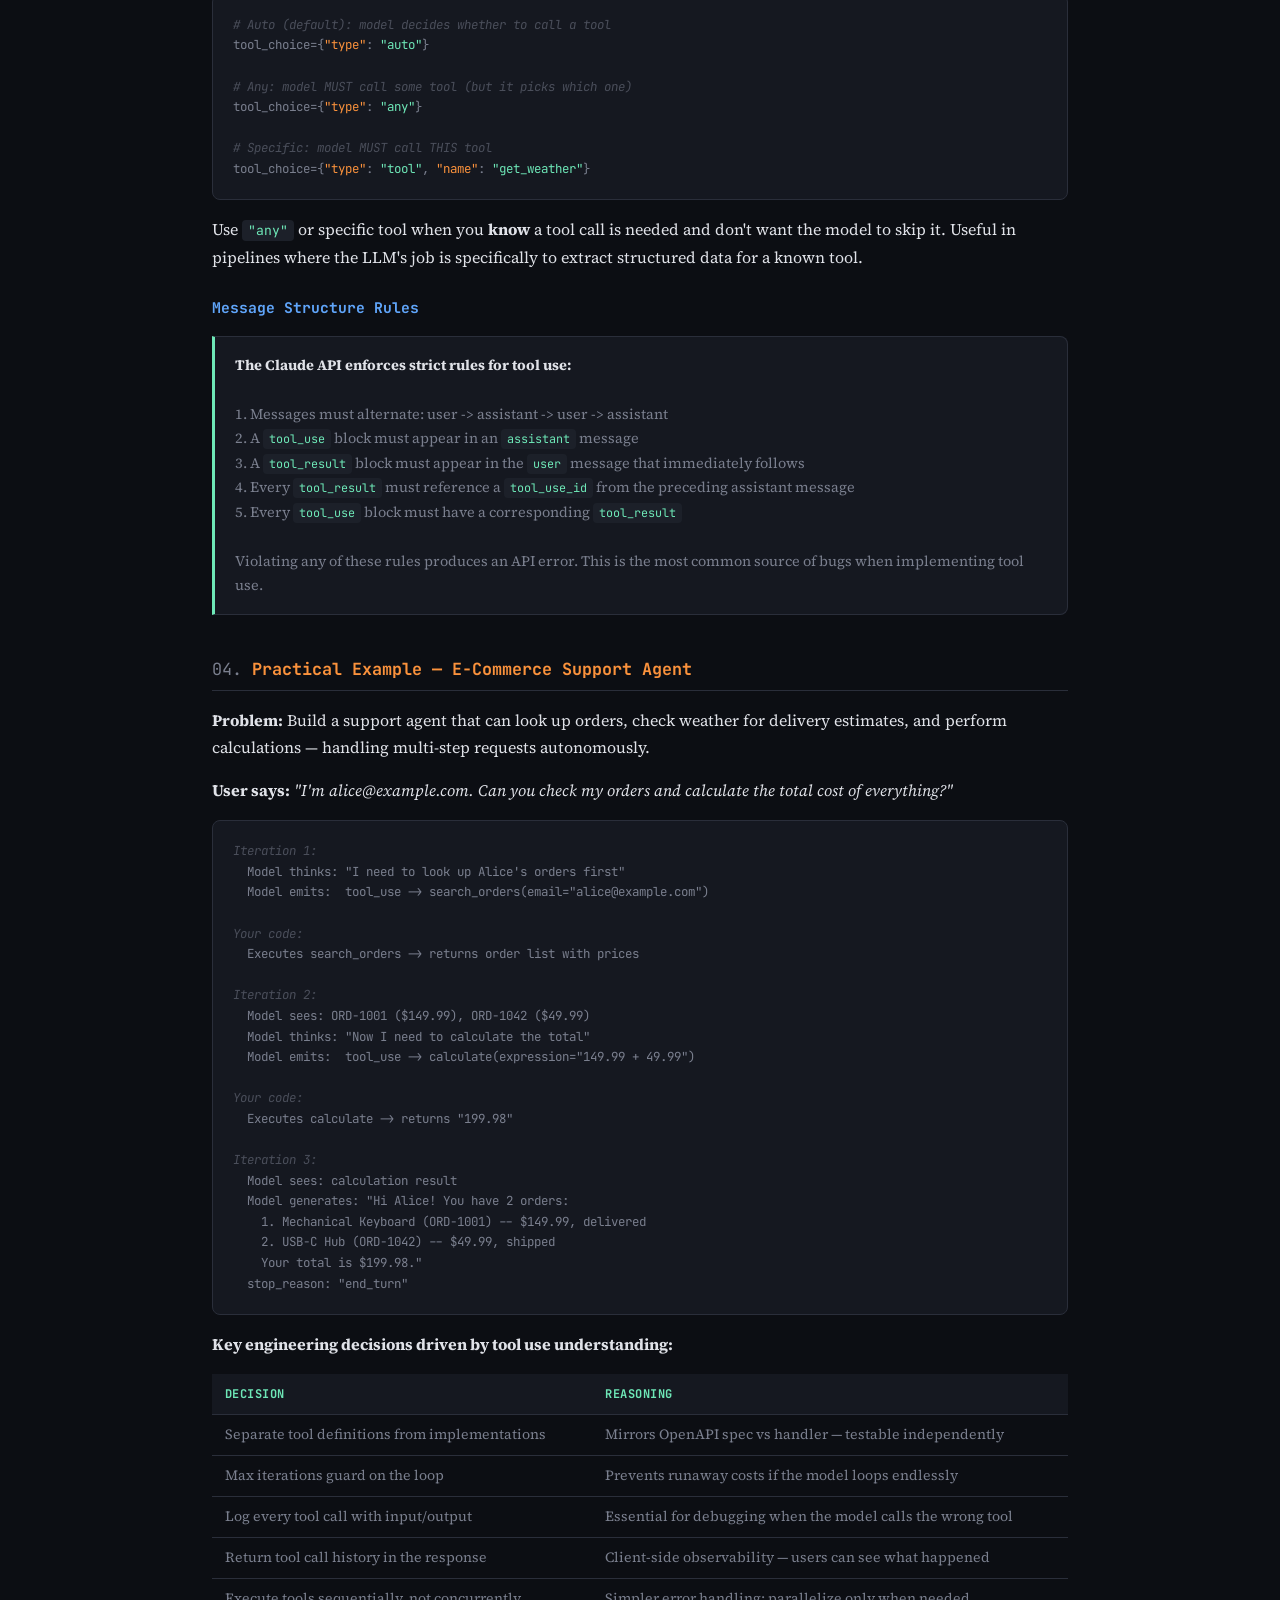
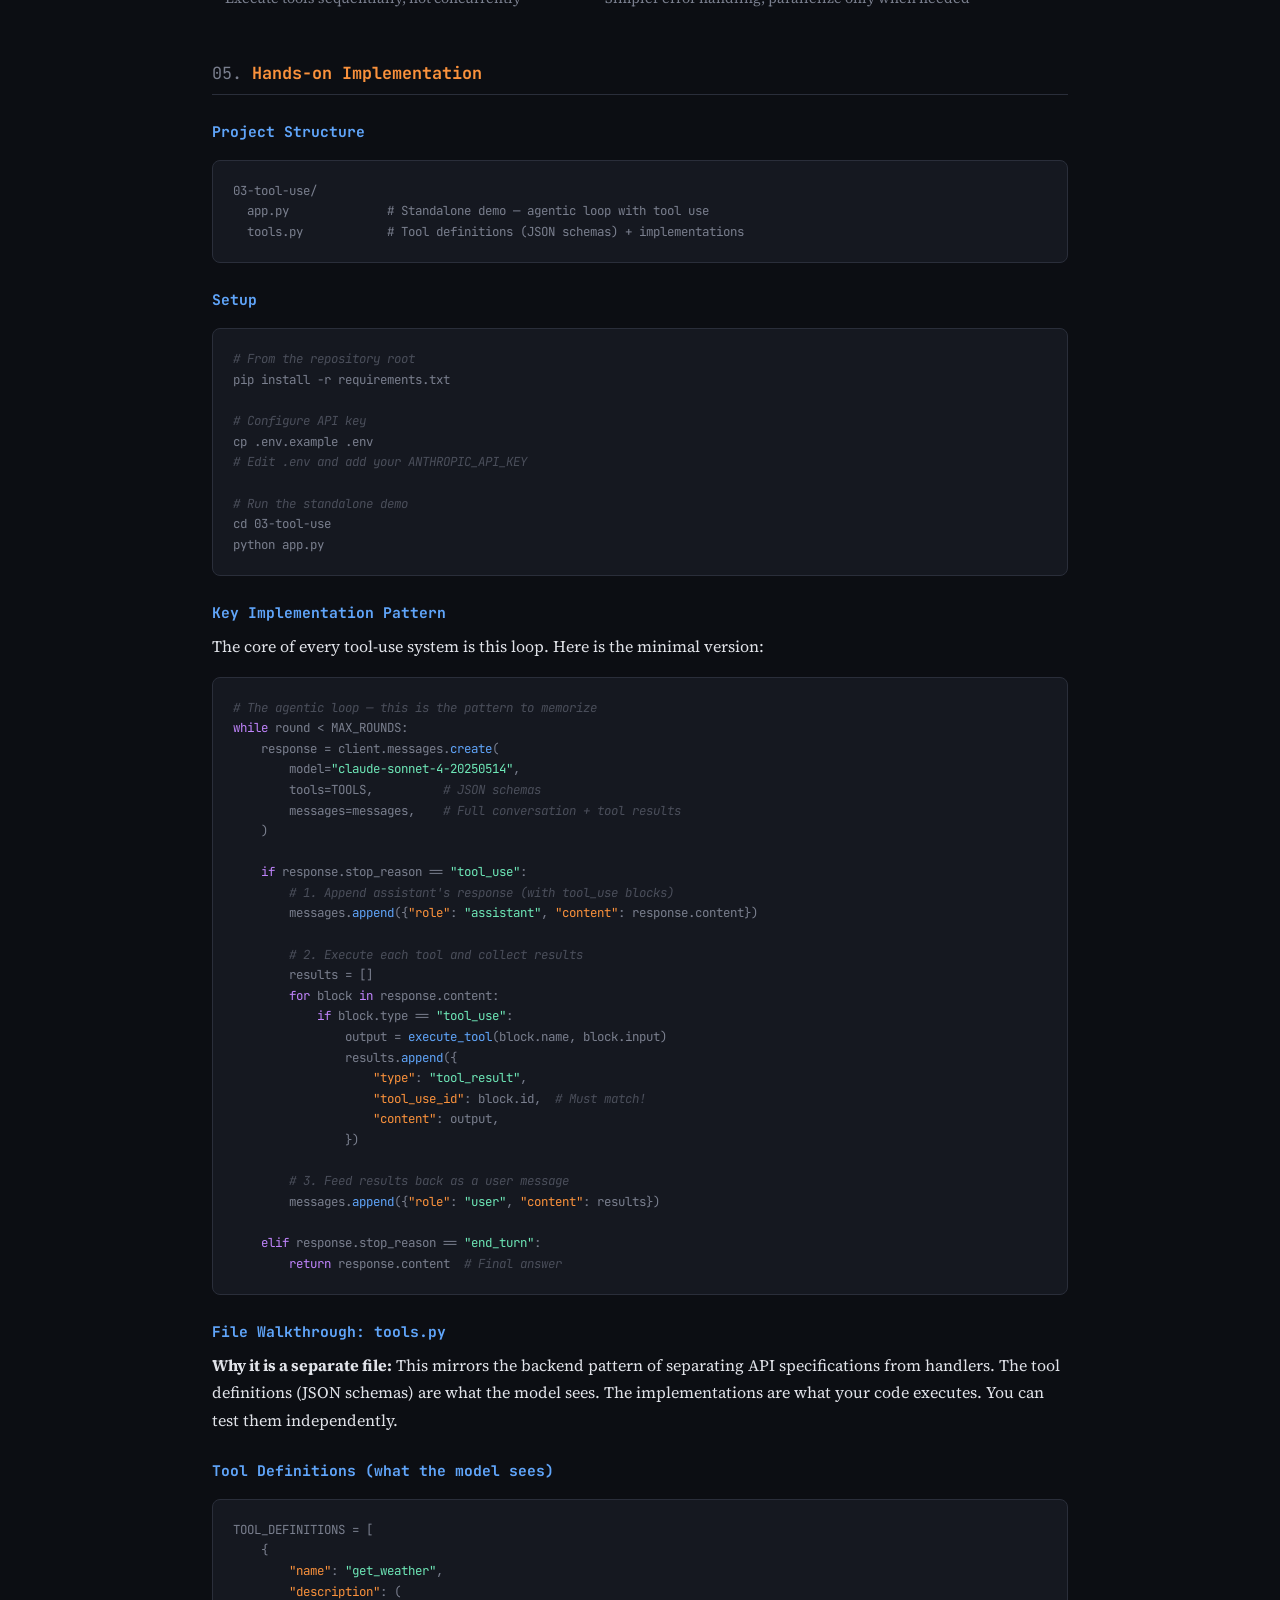
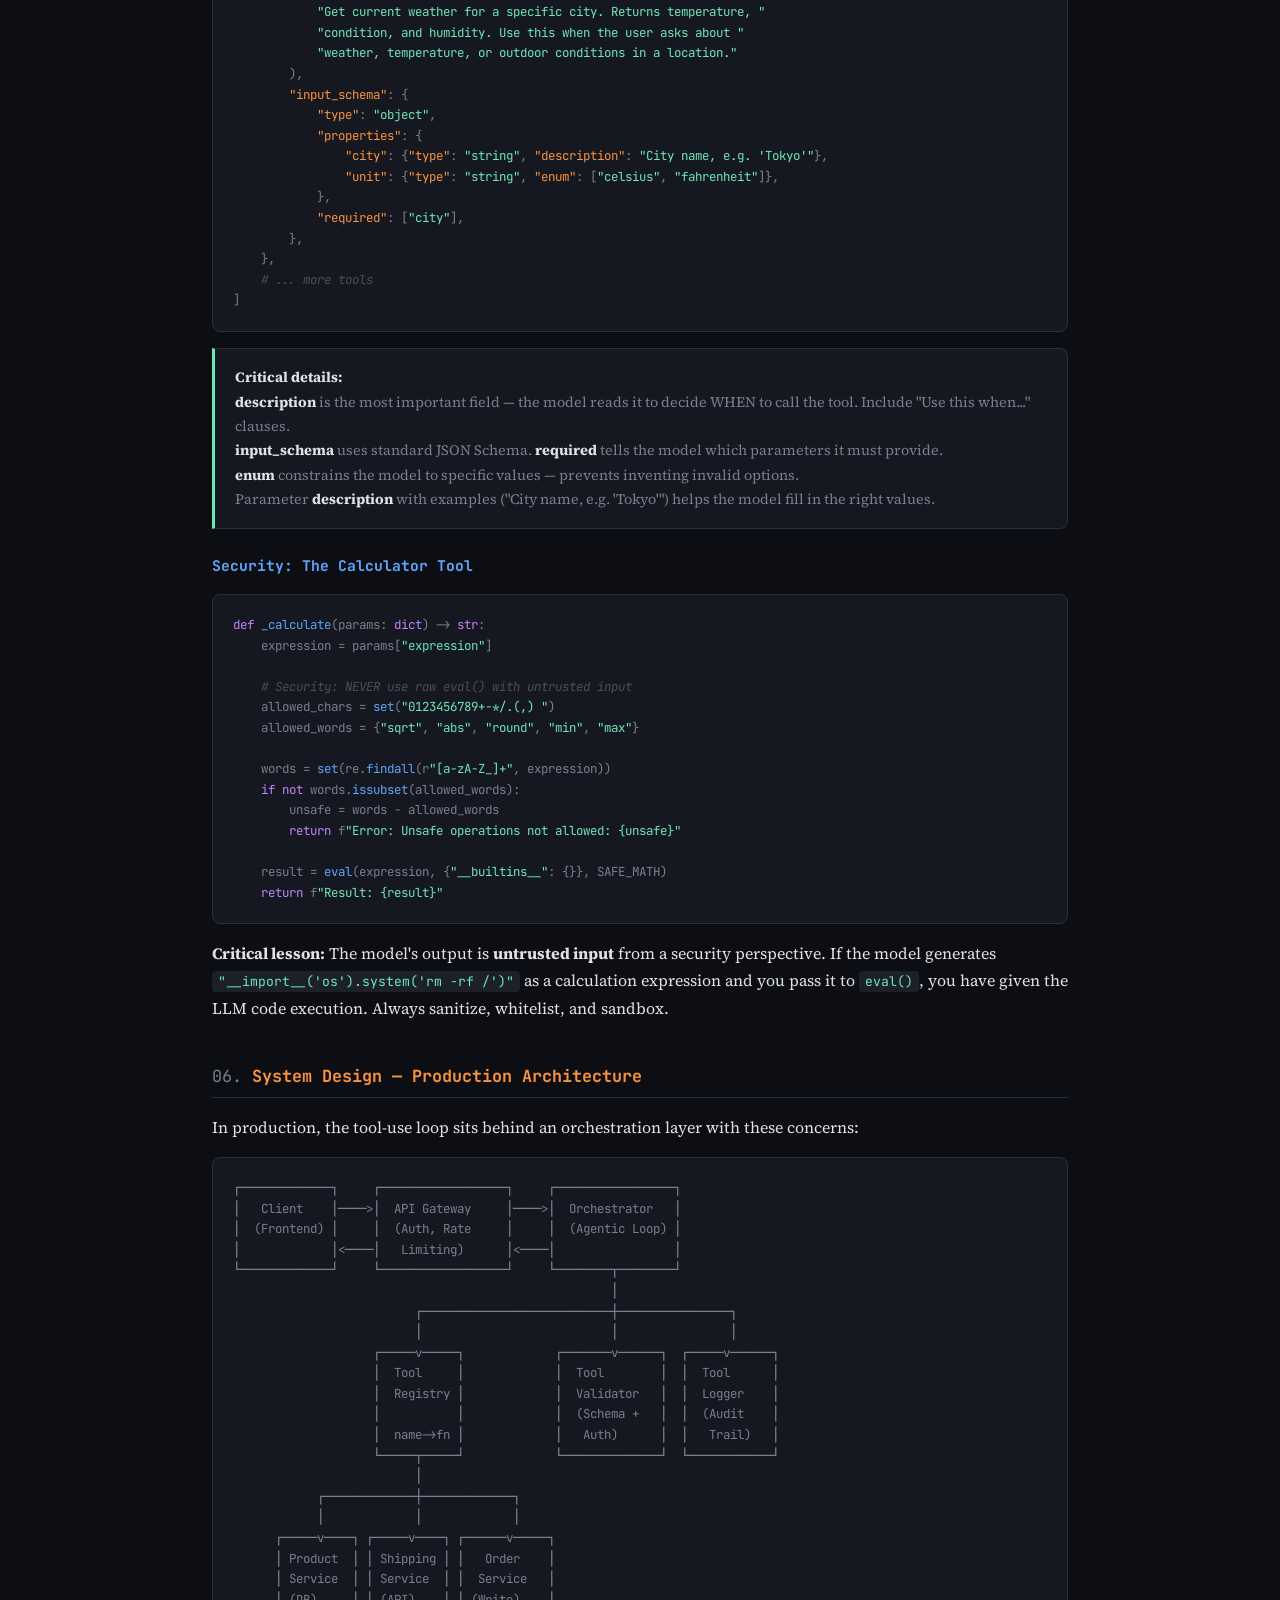
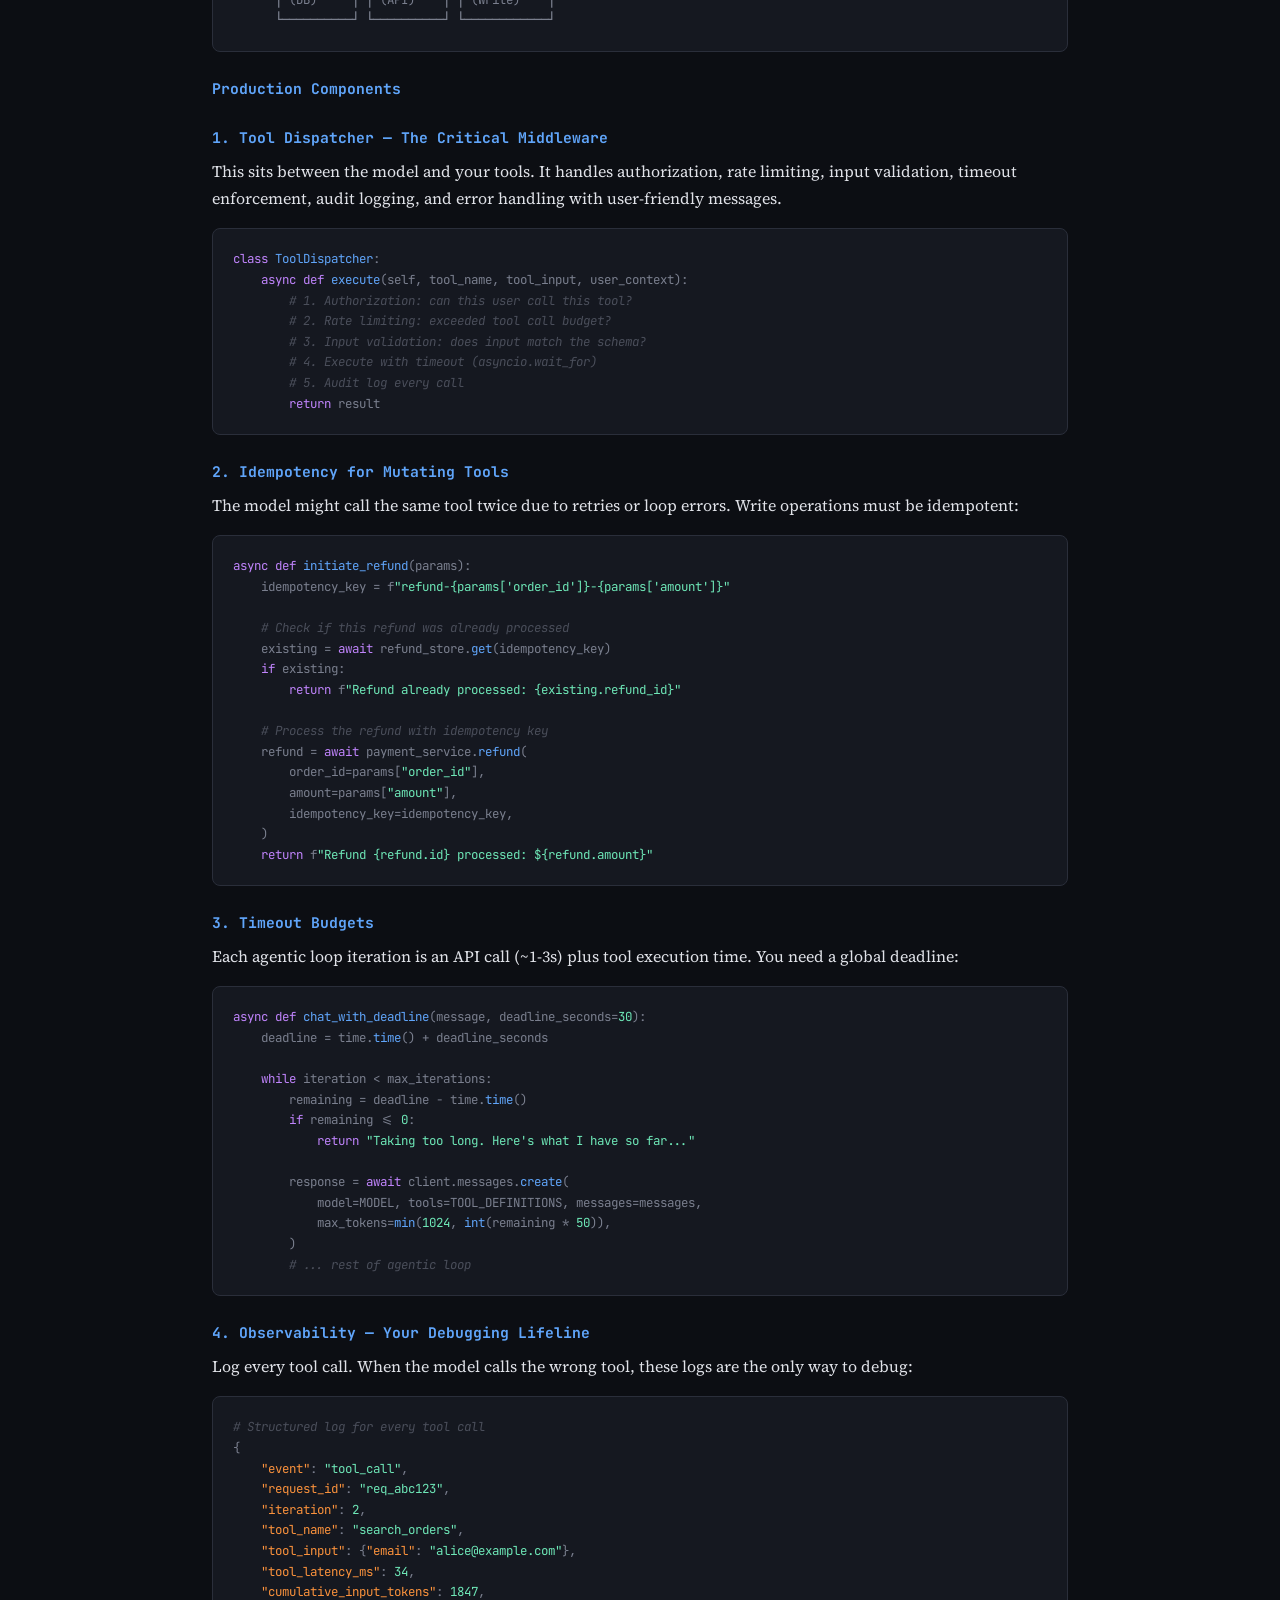
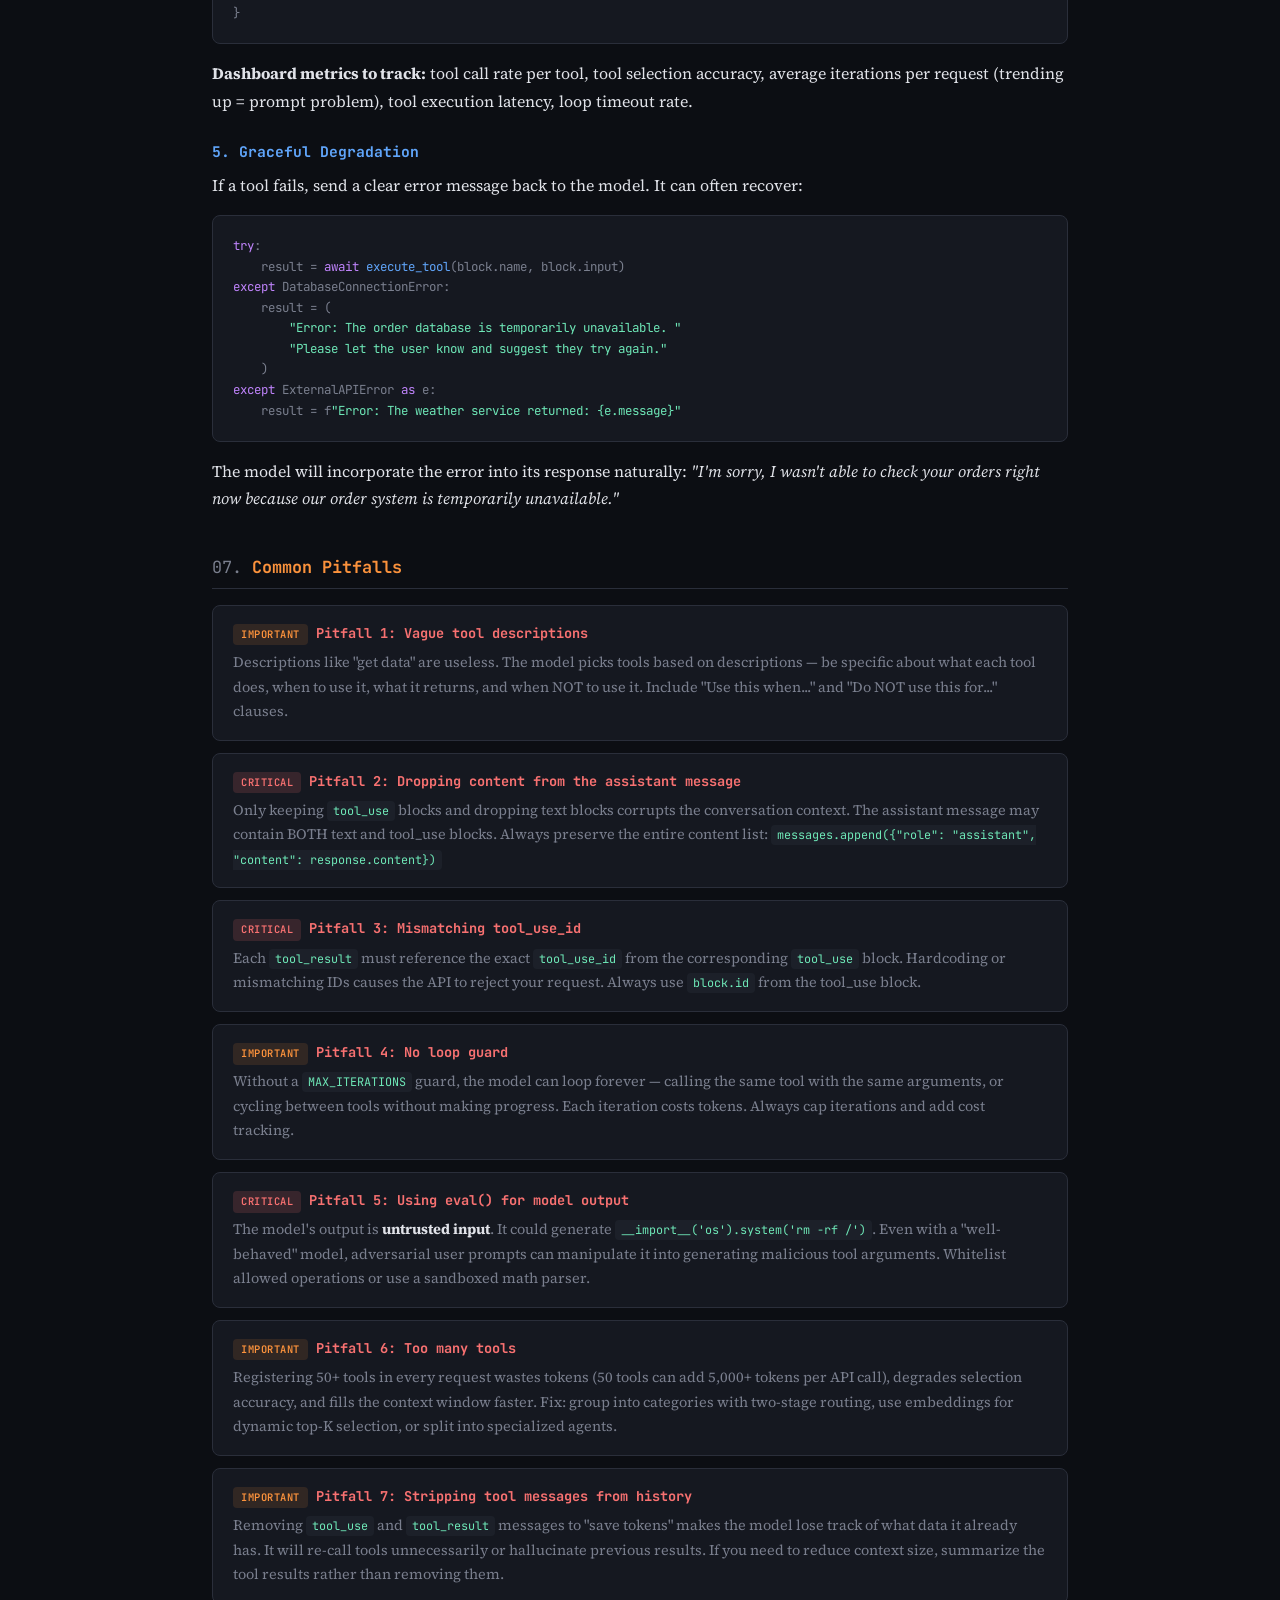
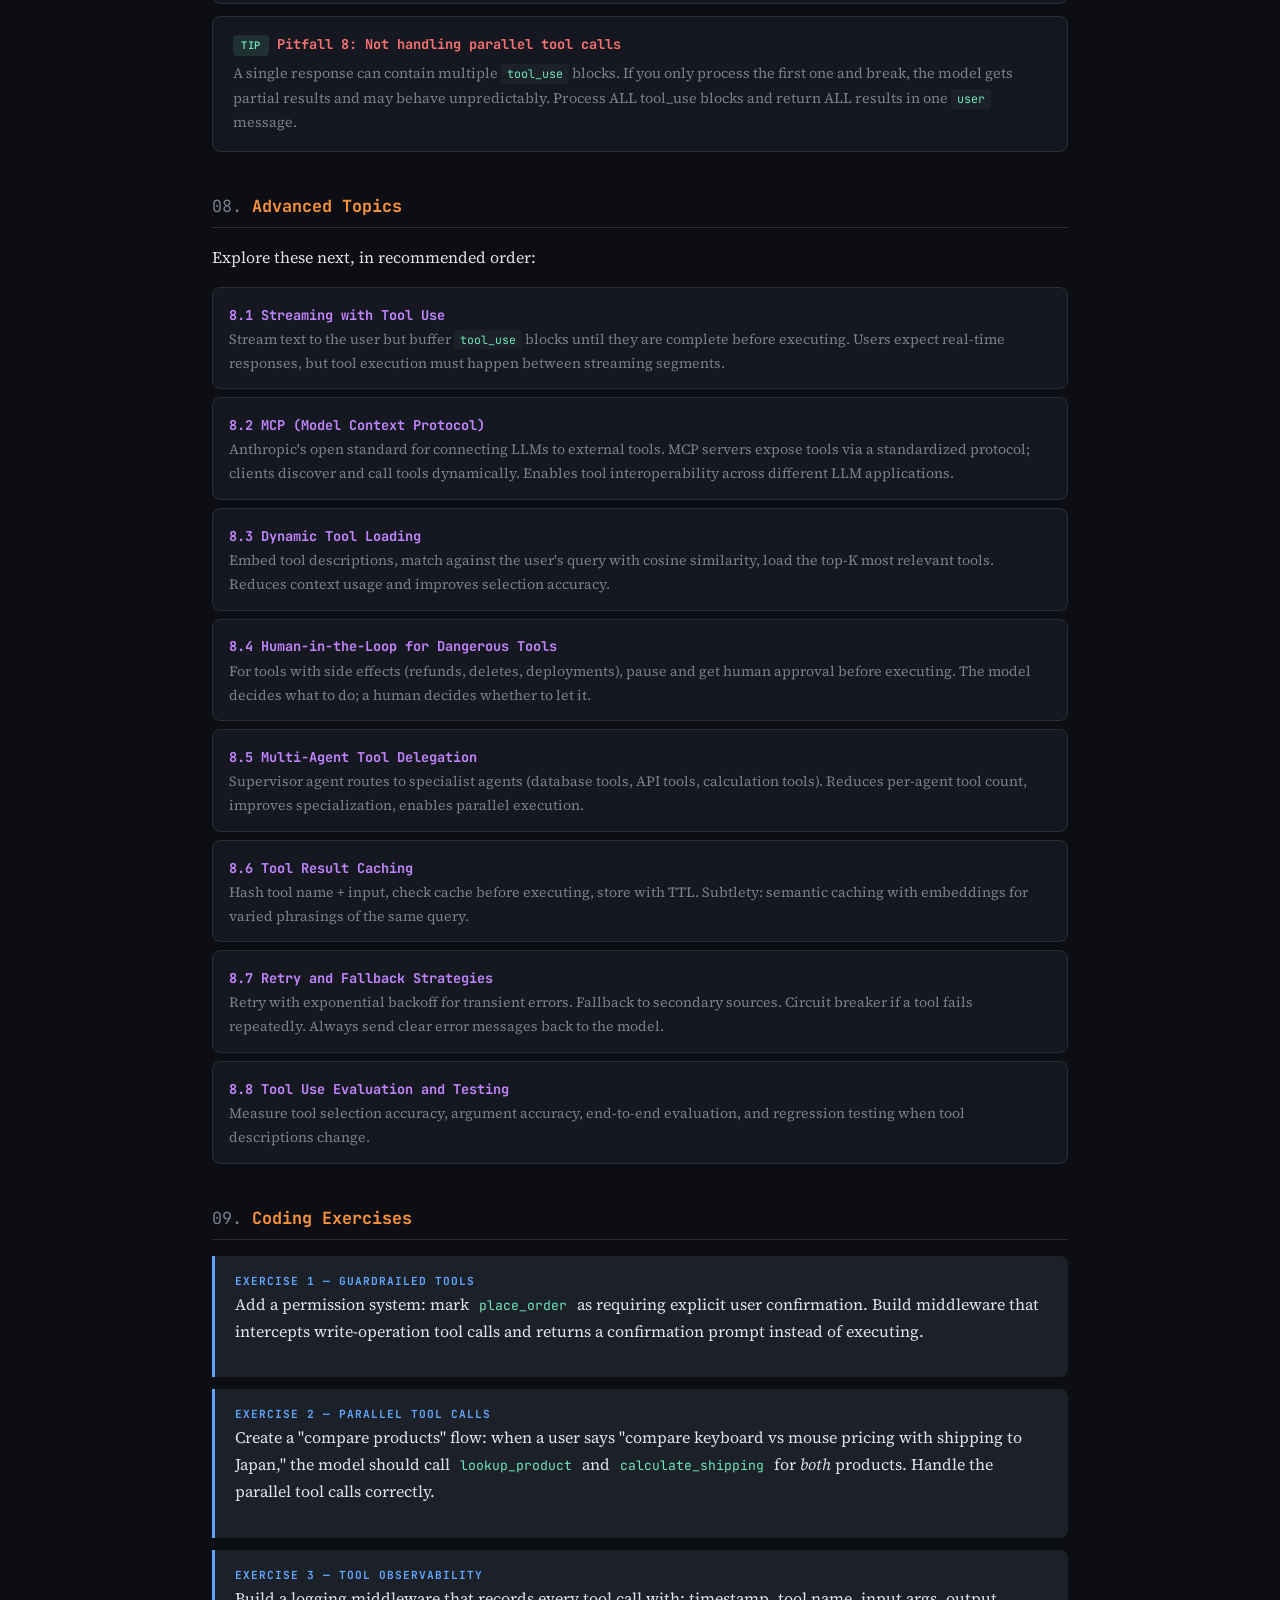
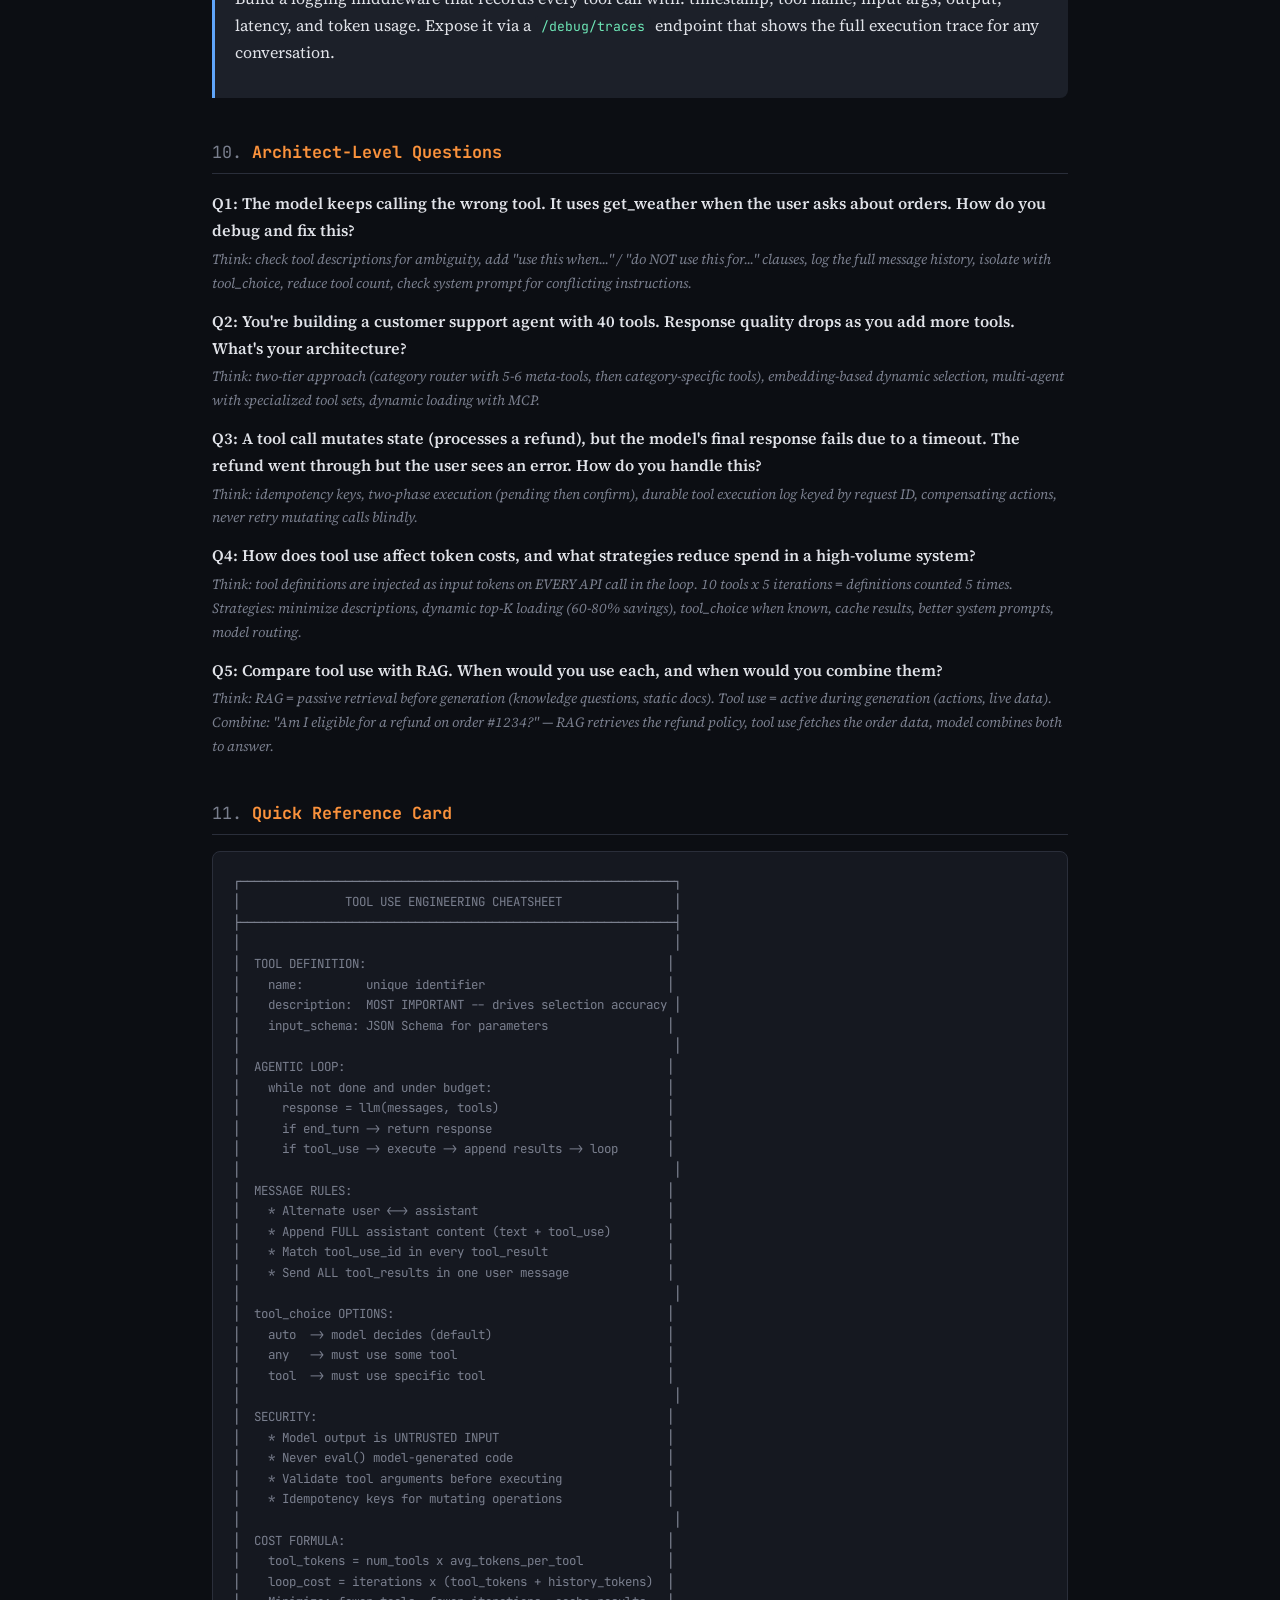
<file: 03-tool-use/index.html>
<!DOCTYPE html>
<html lang="en">
<head>
<meta charset="UTF-8">
<meta name="viewport" content="width=device-width, initial-scale=1.0">
<title>Tool Use / Function Calling — Architecture Guide</title>
<link href="https://fonts.googleapis.com/css2?family=JetBrains+Mono:wght@400;600;700&family=Source+Serif+4:ital,wght@0,400;0,600;0,700;1,400&display=swap" rel="stylesheet">
<link rel="stylesheet" href="../styles.css">
</head>
<body>

<h1>// Tool Use / Function Calling</h1>
<p class="subtitle">The complete engineering guide — from mental model to production architecture</p>

<!-- ================================================================== -->
<!-- SECTION 01: CONCEPT EXPLANATION -->
<!-- ================================================================== -->
<h2><span class="num">01.</span> Concept Explanation</h2>

<p>LLMs generate text — that is their only primitive operation. They cannot query databases, call APIs, read files, or perform any real-world action. <strong>Tool use</strong> (also called function calling) bridges this gap by letting the model <em>declare intent</em> to call a function, which your code then executes.</p>

<h3>The Core Mental Model</h3>

<p>Think of the LLM as a very smart dispatcher in a microservices architecture. It reads the user's request, decides which backend service to call, and formats the request payload — but <strong>your code actually executes the call and returns the result</strong>.</p>

<div class="code-block">User prompt -> LLM reasons -> outputs structured tool call (name + args)
    -> Your code executes the function -> result fed back to LLM
    -> LLM generates final response incorporating the result</div>

<p>The model does NOT run code. It produces a JSON object like:</p>

<div class="code-block">{
  <span class="key">"type"</span>: <span class="str">"tool_use"</span>,
  <span class="key">"name"</span>: <span class="str">"get_weather"</span>,
  <span class="key">"input"</span>: {<span class="key">"city"</span>: <span class="str">"Tokyo"</span>, <span class="key">"unit"</span>: <span class="str">"celsius"</span>}
}</div>

<p>Your application parses this, calls the real <code>get_weather()</code> function, and sends the result back. The model then incorporates that result into its natural language answer.</p>

<h3>Tool Use vs. RAG vs. Prompting</h3>

<table>
  <thead>
    <tr><th>Approach</th><th>When data is injected</th><th>Who decides what data</th><th>LLM's role</th></tr>
  </thead>
  <tbody>
    <tr><td><strong>Prompting</strong></td><td>Before generation, statically</td><td>Developer hardcodes it</td><td>Reason over fixed context</td></tr>
    <tr><td><strong>RAG</strong></td><td>Before generation, dynamically</td><td>Retrieval system (embeddings)</td><td>Reason over retrieved context</td></tr>
    <tr><td><strong>Tool Use</strong></td><td>During generation, on demand</td><td>The LLM itself decides</td><td>Decide what to fetch, then reason</td></tr>
  </tbody>
</table>

<p>RAG retrieves context <em>before</em> the model runs. Tool use happens <em>during</em> generation — the model decides mid-response that it needs external data and explicitly requests it. This is the fundamental difference: <strong>tool use gives the model agency</strong>.</p>

<h3>The Analogy for Backend Developers</h3>

<p>If you have built REST APIs, you already understand tool use:</p>

<div class="code-block">Tool Definition     =  OpenAPI/Swagger spec      (what the endpoint does)
Tool Implementation =  Route handler             (the actual business logic)
Tool Call           =  HTTP request              (model calls the endpoint)
Tool Result         =  HTTP response             (data sent back to model)
Agentic Loop        =  Saga/Workflow orchestrator (multi-step coordination)</div>

<!-- ================================================================== -->
<!-- SECTION 02: WHY IT MATTERS -->
<!-- ================================================================== -->
<h2><span class="num">02.</span> Why It Matters in Real Systems</h2>

<h3>From Text Generator to Action Taker</h3>

<p>Without tool use, an LLM is a fancy autocomplete — it can only generate text based on its training data. With tool use, it becomes an <strong>agent</strong> that can observe and act on the real world.</p>

<div class="code-block"><span class="comment">Without tools:</span>
  User: "What's my order status?"
  LLM:  "I don't have access to your order information."  <span class="comment">-- useless</span>

<span class="comment">With tools:</span>
  User: "What's my order status?"
  LLM:  [calls search_orders(email="user@example.com")]
  LLM:  "Your keyboard (ORD-1001) was delivered, and your
         USB hub (ORD-1042) is shipped."  <span class="comment">-- useful</span></div>

<h3>RAG vs. Tool Use — Different Problems</h3>

<table>
  <thead>
    <tr><th>Scenario</th><th>RAG</th><th>Tool Use</th><th>Why</th></tr>
  </thead>
  <tbody>
    <tr><td>"What's our refund policy?"</td><td>Yes</td><td>No</td><td>Static knowledge, retrieve from docs</td></tr>
    <tr><td>"Process a refund for order #1234"</td><td>No</td><td>Yes</td><td>Requires action + real-time data</td></tr>
    <tr><td>"What's the weather in Tokyo?"</td><td>No</td><td>Yes</td><td>Real-time data, not in training set</td></tr>
    <tr><td>"Summarize our API documentation"</td><td>Yes</td><td>No</td><td>Existing documents, no action needed</td></tr>
    <tr><td>"Find similar tickets, then create a Jira issue"</td><td>Yes</td><td>Yes</td><td>Needs both retrieval AND action</td></tr>
  </tbody>
</table>

<h3>Where Companies Use Tool Use</h3>

<table>
  <thead>
    <tr><th>Company Type</th><th>Tool Use Application</th></tr>
  </thead>
  <tbody>
    <tr><td><strong>Customer support</strong></td><td>Look up order status, initiate refunds, update accounts</td></tr>
    <tr><td><strong>Code assistants</strong></td><td>Read files, run tests, search codebases, apply edits</td></tr>
    <tr><td><strong>Data analysts</strong></td><td>Query SQL databases, run calculations, generate charts</td></tr>
    <tr><td><strong>Booking platforms</strong></td><td>Search flights, check availability, make reservations</td></tr>
    <tr><td><strong>DevOps copilots</strong></td><td>Check deploys, roll back releases, scale infrastructure</td></tr>
    <tr><td><strong>Financial services</strong></td><td>Retrieve balances, execute trades, generate compliance reports</td></tr>
  </tbody>
</table>

<div class="info-box">
  <strong>Business impact:</strong> Accuracy (no hallucinated facts when tools can look them up), freshness (real-time data from APIs), action (the system can <em>do things</em>, not just <em>say things</em>), composability (small tested functions combine into complex workflows), and cost efficiency (one LLM + tools replaces building custom UIs for every operation).
</div>

<!-- ================================================================== -->
<!-- SECTION 03: INTERNAL MECHANICS -->
<!-- ================================================================== -->
<h2><span class="num">03.</span> Internal Mechanics</h2>

<h3>How the Model "Learns" to Call Tools</h3>

<p>During fine-tuning (SFT + RLHF), models are trained on thousands of examples where the correct response is a structured tool call rather than plain text. The model learns a decision boundary: "When the user asks about weather, emit a <code>tool_use</code> block instead of guessing the temperature." This is essentially classification — the model classifies each turn as either "answer directly" or "call tool X with arguments Y."</p>

<h3>What the Model Sees (Context Injection)</h3>

<p>Your tool definitions are serialized into the model's context window. When you send tool schemas, the API serializes them into the system portion of the prompt. The model sees something like:</p>

<div class="code-block">You have access to the following tools:

Tool: get_weather
Description: Get current weather for a city...
Parameters:
  - city (string, required): City name
  - unit (string, optional): celsius or fahrenheit

When you need to use a tool, respond with a tool_use block.</div>

<p>This means <strong>tool definitions consume input tokens on every API call</strong>. Ten tools with verbose descriptions can easily add 2,000-3,000 tokens to every request.</p>

<h3>The API Protocol Flow</h3>

<div class="code-block">Step 1: Define tools as JSON schemas (name, description, input_schema)

Step 2: Send user message + tool definitions to API
  POST /messages { model, tools: [...], messages: [{role: "user", ...}] }

Step 3: Model returns stop_reason: "tool_use"
  content: [{type: "text", text: "I'll check..."}, {type: "tool_use", id, name, input}]

Step 4: YOUR CODE executes the function
  result = get_weather("Tokyo", "celsius") -> "22C, Partly Cloudy"

Step 5: Send tool_result back to the model
  messages: [..., {role: "user", content: [{type: "tool_result", tool_use_id, content}]}]

Step 6: Model generates final natural language response
  stop_reason: "end_turn"</div>

<h3>The Agentic Loop</h3>

<p>Every tool-use interaction follows this precise loop. The model never executes code — it expresses <em>intent</em>, and your runtime fulfills it.</p>

<div class="diagram-box">
  <div class="loop-container">

    <div class="loop-step">
      <span class="step-num">1</span>
      <div class="step-box user">
        <div class="step-label">-> API Request</div>
        messages: [user_msg] + tools: [schemas]<br>
        You send the user query AND tool definitions
      </div>
    </div>
    <div class="arrow-down">|</div>

    <div class="loop-step">
      <span class="step-num">2</span>
      <div class="step-box model">
        <div class="step-label"><- Model Response</div>
        stop_reason: "tool_use"<br>
        content: [{type: "tool_use", name, id, input}]<br>
        Model declares: "I want to call X with args Y"
      </div>
    </div>
    <div class="arrow-down">|</div>

    <div class="loop-bracket">
      <span class="loop-label">REPEAT until stop_reason = "end_turn"</span>

      <div class="loop-step" style="margin-top:0.5rem">
        <span class="step-num">3</span>
        <div class="step-box code">
          <div class="step-label">Your Code Executes</div>
          dispatch(tool_name, tool_input)<br>
          -> DB query, API call, calculation, etc.<br>
          This is the security/validation boundary
        </div>
      </div>
      <div class="arrow-down">|</div>

      <div class="loop-step">
        <span class="step-num">4</span>
        <div class="step-box result">
          <div class="step-label">-> Feed Result Back</div>
          messages: [..., {tool_result, tool_use_id, content}]<br>
          Send execution output back to the model
        </div>
      </div>
      <div class="arrow-down">|</div>

      <div class="loop-step">
        <span class="step-num">5</span>
        <div class="step-box model">
          <div class="step-label"><- Model Synthesizes or Calls Again</div>
          Either: stop_reason: "end_turn" -> final answer<br>
          Or: stop_reason: "tool_use" -> another call (loop)
        </div>
      </div>
    </div>
  </div>
</div>

<h3>Parallel Tool Calls</h3>

<p>Claude can emit <strong>multiple <code>tool_use</code> blocks in a single response</strong>. This is the model saying "I need data from multiple tools simultaneously." You must execute ALL tool calls and send ALL results back in a single <code>user</code> message. This is a significant performance optimization — instead of separate loop iterations, the model gets multiple results in one round trip.</p>

<h3>The tool_choice Parameter</h3>

<div class="code-block"><span class="comment"># Auto (default): model decides whether to call a tool</span>
tool_choice={<span class="key">"type"</span>: <span class="str">"auto"</span>}

<span class="comment"># Any: model MUST call some tool (but it picks which one)</span>
tool_choice={<span class="key">"type"</span>: <span class="str">"any"</span>}

<span class="comment"># Specific: model MUST call THIS tool</span>
tool_choice={<span class="key">"type"</span>: <span class="str">"tool"</span>, <span class="key">"name"</span>: <span class="str">"get_weather"</span>}</div>

<p>Use <code>"any"</code> or specific tool when you <strong>know</strong> a tool call is needed and don't want the model to skip it. Useful in pipelines where the LLM's job is specifically to extract structured data for a known tool.</p>

<h3>Message Structure Rules</h3>

<div class="info-box">
  <strong>The Claude API enforces strict rules for tool use:</strong><br><br>
  1. Messages must alternate: user -> assistant -> user -> assistant<br>
  2. A <code>tool_use</code> block must appear in an <code>assistant</code> message<br>
  3. A <code>tool_result</code> block must appear in the <code>user</code> message that immediately follows<br>
  4. Every <code>tool_result</code> must reference a <code>tool_use_id</code> from the preceding assistant message<br>
  5. Every <code>tool_use</code> block must have a corresponding <code>tool_result</code><br><br>
  Violating any of these rules produces an API error. This is the most common source of bugs when implementing tool use.
</div>

<!-- ================================================================== -->
<!-- SECTION 04: PRACTICAL EXAMPLE -->
<!-- ================================================================== -->
<h2><span class="num">04.</span> Practical Example — E-Commerce Support Agent</h2>

<p><strong>Problem:</strong> Build a support agent that can look up orders, check weather for delivery estimates, and perform calculations — handling multi-step requests autonomously.</p>

<p><strong>User says:</strong> <em>"I'm alice@example.com. Can you check my orders and calculate the total cost of everything?"</em></p>

<div class="code-block"><span class="comment">Iteration 1:</span>
  Model thinks: "I need to look up Alice's orders first"
  Model emits:  tool_use -> search_orders(email="alice@example.com")

<span class="comment">Your code:</span>
  Executes search_orders -> returns order list with prices

<span class="comment">Iteration 2:</span>
  Model sees: ORD-1001 ($149.99), ORD-1042 ($49.99)
  Model thinks: "Now I need to calculate the total"
  Model emits:  tool_use -> calculate(expression="149.99 + 49.99")

<span class="comment">Your code:</span>
  Executes calculate -> returns "199.98"

<span class="comment">Iteration 3:</span>
  Model sees: calculation result
  Model generates: "Hi Alice! You have 2 orders:
    1. Mechanical Keyboard (ORD-1001) -- $149.99, delivered
    2. USB-C Hub (ORD-1042) -- $49.99, shipped
    Your total is $199.98."
  stop_reason: "end_turn"</div>

<p><strong>Key engineering decisions driven by tool use understanding:</strong></p>

<table>
  <thead>
    <tr><th>Decision</th><th>Reasoning</th></tr>
  </thead>
  <tbody>
    <tr><td>Separate tool definitions from implementations</td><td>Mirrors OpenAPI spec vs handler — testable independently</td></tr>
    <tr><td>Max iterations guard on the loop</td><td>Prevents runaway costs if the model loops endlessly</td></tr>
    <tr><td>Log every tool call with input/output</td><td>Essential for debugging when the model calls the wrong tool</td></tr>
    <tr><td>Return tool call history in the response</td><td>Client-side observability — users can see what happened</td></tr>
    <tr><td>Execute tools sequentially, not concurrently</td><td>Simpler error handling; parallelize only when needed</td></tr>
  </tbody>
</table>

<!-- ================================================================== -->
<!-- SECTION 05: HANDS-ON IMPLEMENTATION -->
<!-- ================================================================== -->
<h2><span class="num">05.</span> Hands-on Implementation</h2>

<h3>Project Structure</h3>

<div class="code-block">03-tool-use/
  app.py              # Standalone demo — agentic loop with tool use
  tools.py            # Tool definitions (JSON schemas) + implementations</div>

<h3>Setup</h3>

<div class="code-block"><span class="comment"># From the repository root</span>
pip install -r requirements.txt

<span class="comment"># Configure API key</span>
cp .env.example .env
<span class="comment"># Edit .env and add your ANTHROPIC_API_KEY</span>

<span class="comment"># Run the standalone demo</span>
cd 03-tool-use
python app.py</div>

<h3>Key Implementation Pattern</h3>
<p>The core of every tool-use system is this loop. Here is the minimal version:</p>

<div class="code-block"><span class="comment"># The agentic loop — this is the pattern to memorize</span>
<span class="kw">while</span> round < MAX_ROUNDS:
    response = client.messages.<span class="fn">create</span>(
        model=<span class="str">"claude-sonnet-4-20250514"</span>,
        tools=TOOLS,          <span class="comment"># JSON schemas</span>
        messages=messages,    <span class="comment"># Full conversation + tool results</span>
    )

    <span class="kw">if</span> response.stop_reason == <span class="str">"tool_use"</span>:
        <span class="comment"># 1. Append assistant's response (with tool_use blocks)</span>
        messages.<span class="fn">append</span>({<span class="key">"role"</span>: <span class="str">"assistant"</span>, <span class="key">"content"</span>: response.content})

        <span class="comment"># 2. Execute each tool and collect results</span>
        results = []
        <span class="kw">for</span> block <span class="kw">in</span> response.content:
            <span class="kw">if</span> block.type == <span class="str">"tool_use"</span>:
                output = <span class="fn">execute_tool</span>(block.name, block.input)
                results.<span class="fn">append</span>({
                    <span class="key">"type"</span>: <span class="str">"tool_result"</span>,
                    <span class="key">"tool_use_id"</span>: block.id,  <span class="comment"># Must match!</span>
                    <span class="key">"content"</span>: output,
                })

        <span class="comment"># 3. Feed results back as a user message</span>
        messages.<span class="fn">append</span>({<span class="key">"role"</span>: <span class="str">"user"</span>, <span class="key">"content"</span>: results})

    <span class="kw">elif</span> response.stop_reason == <span class="str">"end_turn"</span>:
        <span class="kw">return</span> response.content  <span class="comment"># Final answer</span></div>

<h3>File Walkthrough: tools.py</h3>

<p><strong>Why it is a separate file:</strong> This mirrors the backend pattern of separating API specifications from handlers. The tool definitions (JSON schemas) are what the model sees. The implementations are what your code executes. You can test them independently.</p>

<h3>Tool Definitions (what the model sees)</h3>

<div class="code-block">TOOL_DEFINITIONS = [
    {
        <span class="key">"name"</span>: <span class="str">"get_weather"</span>,
        <span class="key">"description"</span>: (
            <span class="str">"Get current weather for a specific city. Returns temperature, "</span>
            <span class="str">"condition, and humidity. Use this when the user asks about "</span>
            <span class="str">"weather, temperature, or outdoor conditions in a location."</span>
        ),
        <span class="key">"input_schema"</span>: {
            <span class="key">"type"</span>: <span class="str">"object"</span>,
            <span class="key">"properties"</span>: {
                <span class="key">"city"</span>: {<span class="key">"type"</span>: <span class="str">"string"</span>, <span class="key">"description"</span>: <span class="str">"City name, e.g. 'Tokyo'"</span>},
                <span class="key">"unit"</span>: {<span class="key">"type"</span>: <span class="str">"string"</span>, <span class="key">"enum"</span>: [<span class="str">"celsius"</span>, <span class="str">"fahrenheit"</span>]},
            },
            <span class="key">"required"</span>: [<span class="str">"city"</span>],
        },
    },
    <span class="comment"># ... more tools</span>
]</div>

<div class="info-box">
  <strong>Critical details:</strong><br>
  <strong>description</strong> is the most important field — the model reads it to decide WHEN to call the tool. Include "Use this when..." clauses.<br>
  <strong>input_schema</strong> uses standard JSON Schema. <strong>required</strong> tells the model which parameters it must provide.<br>
  <strong>enum</strong> constrains the model to specific values — prevents inventing invalid options.<br>
  Parameter <strong>description</strong> with examples ("City name, e.g. 'Tokyo'") helps the model fill in the right values.
</div>

<h3>Security: The Calculator Tool</h3>

<div class="code-block"><span class="kw">def</span> <span class="fn">_calculate</span>(params: <span class="kw">dict</span>) -> <span class="kw">str</span>:
    expression = params[<span class="str">"expression"</span>]

    <span class="comment"># Security: NEVER use raw eval() with untrusted input</span>
    allowed_chars = <span class="fn">set</span>(<span class="str">"0123456789+-*/.(,) "</span>)
    allowed_words = {<span class="str">"sqrt"</span>, <span class="str">"abs"</span>, <span class="str">"round"</span>, <span class="str">"min"</span>, <span class="str">"max"</span>}

    words = <span class="fn">set</span>(re.<span class="fn">findall</span>(r<span class="str">"[a-zA-Z_]+"</span>, expression))
    <span class="kw">if not</span> words.<span class="fn">issubset</span>(allowed_words):
        unsafe = words - allowed_words
        <span class="kw">return</span> f<span class="str">"Error: Unsafe operations not allowed: {unsafe}"</span>

    result = <span class="fn">eval</span>(expression, {<span class="str">"__builtins__"</span>: {}}, SAFE_MATH)
    <span class="kw">return</span> f<span class="str">"Result: {result}"</span></div>

<p><strong>Critical lesson:</strong> The model's output is <strong>untrusted input</strong> from a security perspective. If the model generates <code>"__import__('os').system('rm -rf /')"</code> as a calculation expression and you pass it to <code>eval()</code>, you have given the LLM code execution. Always sanitize, whitelist, and sandbox.</p>

<!-- ================================================================== -->
<!-- SECTION 06: SYSTEM DESIGN -->
<!-- ================================================================== -->
<h2><span class="num">06.</span> System Design — Production Architecture</h2>
<p>In production, the tool-use loop sits behind an orchestration layer with these concerns:</p>

<div class="code-block">┌─────────────┐     ┌──────────────────┐     ┌─────────────────┐
│   Client    │────>│  API Gateway     │────>│  Orchestrator   │
│  (Frontend) │     │  (Auth, Rate     │     │  (Agentic Loop) │
│             │<────│   Limiting)      │<────│                 │
└─────────────┘     └──────────────────┘     └────────┬────────┘
                                                      │
                          ┌───────────────────────────┼────────────────┐
                          │                           │                │
                    ┌─────v─────┐             ┌───────v──────┐  ┌─────v──────┐
                    │  Tool     │             │  Tool        │  │  Tool      │
                    │  Registry │             │  Validator   │  │  Logger    │
                    │           │             │  (Schema +   │  │  (Audit    │
                    │  name->fn │             │   Auth)      │  │   Trail)   │
                    └─────┬─────┘             └──────────────┘  └────────────┘
                          │
            ┌─────────────┼─────────────┐
            │             │             │
      ┌─────v────┐ ┌─────v────┐ ┌──────v─────┐
      │ Product  │ │ Shipping │ │   Order    │
      │ Service  │ │ Service  │ │  Service   │
      │ (DB)     │ │ (API)    │ │ (Write)    │
      └──────────┘ └──────────┘ └────────────┘</div>

<h3>Production Components</h3>

<h3>1. Tool Dispatcher — The Critical Middleware</h3>

<p>This sits between the model and your tools. It handles authorization, rate limiting, input validation, timeout enforcement, audit logging, and error handling with user-friendly messages.</p>

<div class="code-block"><span class="kw">class</span> <span class="fn">ToolDispatcher</span>:
    <span class="kw">async def</span> <span class="fn">execute</span>(self, tool_name, tool_input, user_context):
        <span class="comment"># 1. Authorization: can this user call this tool?</span>
        <span class="comment"># 2. Rate limiting: exceeded tool call budget?</span>
        <span class="comment"># 3. Input validation: does input match the schema?</span>
        <span class="comment"># 4. Execute with timeout (asyncio.wait_for)</span>
        <span class="comment"># 5. Audit log every call</span>
        <span class="kw">return</span> result</div>

<h3>2. Idempotency for Mutating Tools</h3>

<p>The model might call the same tool twice due to retries or loop errors. Write operations must be idempotent:</p>

<div class="code-block"><span class="kw">async def</span> <span class="fn">initiate_refund</span>(params):
    idempotency_key = f<span class="str">"refund-{params['order_id']}-{params['amount']}"</span>

    <span class="comment"># Check if this refund was already processed</span>
    existing = <span class="kw">await</span> refund_store.<span class="fn">get</span>(idempotency_key)
    <span class="kw">if</span> existing:
        <span class="kw">return</span> f<span class="str">"Refund already processed: {existing.refund_id}"</span>

    <span class="comment"># Process the refund with idempotency key</span>
    refund = <span class="kw">await</span> payment_service.<span class="fn">refund</span>(
        order_id=params[<span class="str">"order_id"</span>],
        amount=params[<span class="str">"amount"</span>],
        idempotency_key=idempotency_key,
    )
    <span class="kw">return</span> f<span class="str">"Refund {refund.id} processed: ${refund.amount}"</span></div>

<h3>3. Timeout Budgets</h3>

<p>Each agentic loop iteration is an API call (~1-3s) plus tool execution time. You need a global deadline:</p>

<div class="code-block"><span class="kw">async def</span> <span class="fn">chat_with_deadline</span>(message, deadline_seconds=<span class="str">30</span>):
    deadline = time.<span class="fn">time</span>() + deadline_seconds

    <span class="kw">while</span> iteration < max_iterations:
        remaining = deadline - time.<span class="fn">time</span>()
        <span class="kw">if</span> remaining <= <span class="str">0</span>:
            <span class="kw">return</span> <span class="str">"Taking too long. Here's what I have so far..."</span>

        response = <span class="kw">await</span> client.messages.<span class="fn">create</span>(
            model=MODEL, tools=TOOL_DEFINITIONS, messages=messages,
            max_tokens=<span class="fn">min</span>(<span class="str">1024</span>, <span class="fn">int</span>(remaining * <span class="str">50</span>)),
        )
        <span class="comment"># ... rest of agentic loop</span></div>

<h3>4. Observability — Your Debugging Lifeline</h3>

<p>Log every tool call. When the model calls the wrong tool, these logs are the only way to debug:</p>

<div class="code-block"><span class="comment"># Structured log for every tool call</span>
{
    <span class="key">"event"</span>: <span class="str">"tool_call"</span>,
    <span class="key">"request_id"</span>: <span class="str">"req_abc123"</span>,
    <span class="key">"iteration"</span>: <span class="str">2</span>,
    <span class="key">"tool_name"</span>: <span class="str">"search_orders"</span>,
    <span class="key">"tool_input"</span>: {<span class="key">"email"</span>: <span class="str">"alice@example.com"</span>},
    <span class="key">"tool_latency_ms"</span>: <span class="str">34</span>,
    <span class="key">"cumulative_input_tokens"</span>: <span class="str">1847</span>,
}</div>

<p><strong>Dashboard metrics to track:</strong> tool call rate per tool, tool selection accuracy, average iterations per request (trending up = prompt problem), tool execution latency, loop timeout rate.</p>

<h3>5. Graceful Degradation</h3>

<p>If a tool fails, send a clear error message back to the model. It can often recover:</p>

<div class="code-block"><span class="kw">try</span>:
    result = <span class="kw">await</span> <span class="fn">execute_tool</span>(block.name, block.input)
<span class="kw">except</span> DatabaseConnectionError:
    result = (
        <span class="str">"Error: The order database is temporarily unavailable. "</span>
        <span class="str">"Please let the user know and suggest they try again."</span>
    )
<span class="kw">except</span> ExternalAPIError <span class="kw">as</span> e:
    result = f<span class="str">"Error: The weather service returned: {e.message}"</span></div>

<p>The model will incorporate the error into its response naturally: <em>"I'm sorry, I wasn't able to check your orders right now because our order system is temporarily unavailable."</em></p>

<!-- ================================================================== -->
<!-- SECTION 07: COMMON PITFALLS -->
<!-- ================================================================== -->
<h2><span class="num">07.</span> Common Pitfalls</h2>

<div class="pitfall">
  <div class="pitfall-title"><span class="tag important">Important</span> Pitfall 1: Vague tool descriptions</div>
  <p>Descriptions like "get data" are useless. The model picks tools based on descriptions — be specific about what each tool does, when to use it, what it returns, and when NOT to use it. Include "Use this when..." and "Do NOT use this for..." clauses.</p>
</div>

<div class="pitfall">
  <div class="pitfall-title"><span class="tag critical">Critical</span> Pitfall 2: Dropping content from the assistant message</div>
  <p>Only keeping <code>tool_use</code> blocks and dropping text blocks corrupts the conversation context. The assistant message may contain BOTH text and tool_use blocks. Always preserve the entire content list: <code>messages.append({"role": "assistant", "content": response.content})</code></p>
</div>

<div class="pitfall">
  <div class="pitfall-title"><span class="tag critical">Critical</span> Pitfall 3: Mismatching tool_use_id</div>
  <p>Each <code>tool_result</code> must reference the exact <code>tool_use_id</code> from the corresponding <code>tool_use</code> block. Hardcoding or mismatching IDs causes the API to reject your request. Always use <code>block.id</code> from the tool_use block.</p>
</div>

<div class="pitfall">
  <div class="pitfall-title"><span class="tag important">Important</span> Pitfall 4: No loop guard</div>
  <p>Without a <code>MAX_ITERATIONS</code> guard, the model can loop forever — calling the same tool with the same arguments, or cycling between tools without making progress. Each iteration costs tokens. Always cap iterations and add cost tracking.</p>
</div>

<div class="pitfall">
  <div class="pitfall-title"><span class="tag critical">Critical</span> Pitfall 5: Using eval() for model output</div>
  <p>The model's output is <strong>untrusted input</strong>. It could generate <code>__import__('os').system('rm -rf /')</code>. Even with a "well-behaved" model, adversarial user prompts can manipulate it into generating malicious tool arguments. Whitelist allowed operations or use a sandboxed math parser.</p>
</div>

<div class="pitfall">
  <div class="pitfall-title"><span class="tag important">Important</span> Pitfall 6: Too many tools</div>
  <p>Registering 50+ tools in every request wastes tokens (50 tools can add 5,000+ tokens per API call), degrades selection accuracy, and fills the context window faster. Fix: group into categories with two-stage routing, use embeddings for dynamic top-K selection, or split into specialized agents.</p>
</div>

<div class="pitfall">
  <div class="pitfall-title"><span class="tag important">Important</span> Pitfall 7: Stripping tool messages from history</div>
  <p>Removing <code>tool_use</code> and <code>tool_result</code> messages to "save tokens" makes the model lose track of what data it already has. It will re-call tools unnecessarily or hallucinate previous results. If you need to reduce context size, summarize the tool results rather than removing them.</p>
</div>

<div class="pitfall">
  <div class="pitfall-title"><span class="tag tip">Tip</span> Pitfall 8: Not handling parallel tool calls</div>
  <p>A single response can contain multiple <code>tool_use</code> blocks. If you only process the first one and break, the model gets partial results and may behave unpredictably. Process ALL tool_use blocks and return ALL results in one <code>user</code> message.</p>
</div>

<!-- ================================================================== -->
<!-- SECTION 08: ADVANCED TOPICS -->
<!-- ================================================================== -->
<h2><span class="num">08.</span> Advanced Topics</h2>

<p>Explore these next, in recommended order:</p>

<div class="adv-topic">
  <strong>8.1 Streaming with Tool Use</strong>
  <p>Stream text to the user but buffer <code>tool_use</code> blocks until they are complete before executing. Users expect real-time responses, but tool execution must happen between streaming segments.</p>
</div>

<div class="adv-topic">
  <strong>8.2 MCP (Model Context Protocol)</strong>
  <p>Anthropic's open standard for connecting LLMs to external tools. MCP servers expose tools via a standardized protocol; clients discover and call tools dynamically. Enables tool interoperability across different LLM applications.</p>
</div>

<div class="adv-topic">
  <strong>8.3 Dynamic Tool Loading</strong>
  <p>Embed tool descriptions, match against the user's query with cosine similarity, load the top-K most relevant tools. Reduces context usage and improves selection accuracy.</p>
</div>

<div class="adv-topic">
  <strong>8.4 Human-in-the-Loop for Dangerous Tools</strong>
  <p>For tools with side effects (refunds, deletes, deployments), pause and get human approval before executing. The model decides what to do; a human decides whether to let it.</p>
</div>

<div class="adv-topic">
  <strong>8.5 Multi-Agent Tool Delegation</strong>
  <p>Supervisor agent routes to specialist agents (database tools, API tools, calculation tools). Reduces per-agent tool count, improves specialization, enables parallel execution.</p>
</div>

<div class="adv-topic">
  <strong>8.6 Tool Result Caching</strong>
  <p>Hash tool name + input, check cache before executing, store with TTL. Subtlety: semantic caching with embeddings for varied phrasings of the same query.</p>
</div>

<div class="adv-topic">
  <strong>8.7 Retry and Fallback Strategies</strong>
  <p>Retry with exponential backoff for transient errors. Fallback to secondary sources. Circuit breaker if a tool fails repeatedly. Always send clear error messages back to the model.</p>
</div>

<div class="adv-topic">
  <strong>8.8 Tool Use Evaluation and Testing</strong>
  <p>Measure tool selection accuracy, argument accuracy, end-to-end evaluation, and regression testing when tool descriptions change.</p>
</div>

<!-- ================================================================== -->
<!-- SECTION 09: EXERCISES -->
<!-- ================================================================== -->
<h2><span class="num">09.</span> Coding Exercises</h2>

<div class="exercise">
  <div class="exercise-num">Exercise 1 — Guardrailed Tools</div>
  <p>Add a permission system: mark <code>place_order</code> as requiring explicit user confirmation. Build middleware that intercepts write-operation tool calls and returns a confirmation prompt instead of executing.</p>
</div>

<div class="exercise">
  <div class="exercise-num">Exercise 2 — Parallel Tool Calls</div>
  <p>Create a "compare products" flow: when a user says "compare keyboard vs mouse pricing with shipping to Japan," the model should call <code>lookup_product</code> and <code>calculate_shipping</code> for <em>both</em> products. Handle the parallel tool calls correctly.</p>
</div>

<div class="exercise">
  <div class="exercise-num">Exercise 3 — Tool Observability</div>
  <p>Build a logging middleware that records every tool call with: timestamp, tool name, input args, output, latency, and token usage. Expose it via a <code>/debug/traces</code> endpoint that shows the full execution trace for any conversation.</p>
</div>

<!-- ================================================================== -->
<!-- SECTION 10: INTERVIEW QUESTIONS -->
<!-- ================================================================== -->
<h2><span class="num">10.</span> Architect-Level Questions</h2>

<div class="qa">
  <div class="qa-q">Q1: The model keeps calling the wrong tool. It uses get_weather when the user asks about orders. How do you debug and fix this?</div>
  <div class="qa-hint">Think: check tool descriptions for ambiguity, add "use this when..." / "do NOT use this for..." clauses, log the full message history, isolate with tool_choice, reduce tool count, check system prompt for conflicting instructions.</div>
</div>

<div class="qa">
  <div class="qa-q">Q2: You're building a customer support agent with 40 tools. Response quality drops as you add more tools. What's your architecture?</div>
  <div class="qa-hint">Think: two-tier approach (category router with 5-6 meta-tools, then category-specific tools), embedding-based dynamic selection, multi-agent with specialized tool sets, dynamic loading with MCP.</div>
</div>

<div class="qa">
  <div class="qa-q">Q3: A tool call mutates state (processes a refund), but the model's final response fails due to a timeout. The refund went through but the user sees an error. How do you handle this?</div>
  <div class="qa-hint">Think: idempotency keys, two-phase execution (pending then confirm), durable tool execution log keyed by request ID, compensating actions, never retry mutating calls blindly.</div>
</div>

<div class="qa">
  <div class="qa-q">Q4: How does tool use affect token costs, and what strategies reduce spend in a high-volume system?</div>
  <div class="qa-hint">Think: tool definitions are injected as input tokens on EVERY API call in the loop. 10 tools x 5 iterations = definitions counted 5 times. Strategies: minimize descriptions, dynamic top-K loading (60-80% savings), tool_choice when known, cache results, better system prompts, model routing.</div>
</div>

<div class="qa">
  <div class="qa-q">Q5: Compare tool use with RAG. When would you use each, and when would you combine them?</div>
  <div class="qa-hint">Think: RAG = passive retrieval before generation (knowledge questions, static docs). Tool use = active during generation (actions, live data). Combine: "Am I eligible for a refund on order #1234?" — RAG retrieves the refund policy, tool use fetches the order data, model combines both to answer.</div>
</div>

<!-- ================================================================== -->
<!-- SECTION 11: QUICK REFERENCE CARD -->
<!-- ================================================================== -->
<h2><span class="num">11.</span> Quick Reference Card</h2>

<div class="code-block">┌──────────────────────────────────────────────────────────────┐
│               TOOL USE ENGINEERING CHEATSHEET                │
├──────────────────────────────────────────────────────────────┤
│                                                              │
│  TOOL DEFINITION:                                           │
│    name:         unique identifier                          │
│    description:  MOST IMPORTANT -- drives selection accuracy │
│    input_schema: JSON Schema for parameters                 │
│                                                              │
│  AGENTIC LOOP:                                              │
│    while not done and under budget:                         │
│      response = llm(messages, tools)                        │
│      if end_turn -> return response                         │
│      if tool_use -> execute -> append results -> loop       │
│                                                              │
│  MESSAGE RULES:                                             │
│    * Alternate user <-> assistant                           │
│    * Append FULL assistant content (text + tool_use)        │
│    * Match tool_use_id in every tool_result                 │
│    * Send ALL tool_results in one user message              │
│                                                              │
│  tool_choice OPTIONS:                                       │
│    auto  -> model decides (default)                         │
│    any   -> must use some tool                              │
│    tool  -> must use specific tool                          │
│                                                              │
│  SECURITY:                                                  │
│    * Model output is UNTRUSTED INPUT                        │
│    * Never eval() model-generated code                      │
│    * Validate tool arguments before executing               │
│    * Idempotency keys for mutating operations               │
│                                                              │
│  COST FORMULA:                                              │
│    tool_tokens = num_tools x avg_tokens_per_tool            │
│    loop_cost = iterations x (tool_tokens + history_tokens)  │
│    Minimize: fewer tools, fewer iterations, cache results   │
│                                                              │
│  GOLDEN RULES:                                              │
│    1. Description quality = selection accuracy              │
│    2. Always guard the loop with max_iterations             │
│    3. Append FULL assistant message, not just tool blocks   │
│    4. Handle parallel tool calls (multiple tool_use blocks) │
│    5. Log every tool call -- it's your debugging lifeline   │
│                                                              │
└──────────────────────────────────────────────────────────────┘</div>

</body>
</html>
</file>
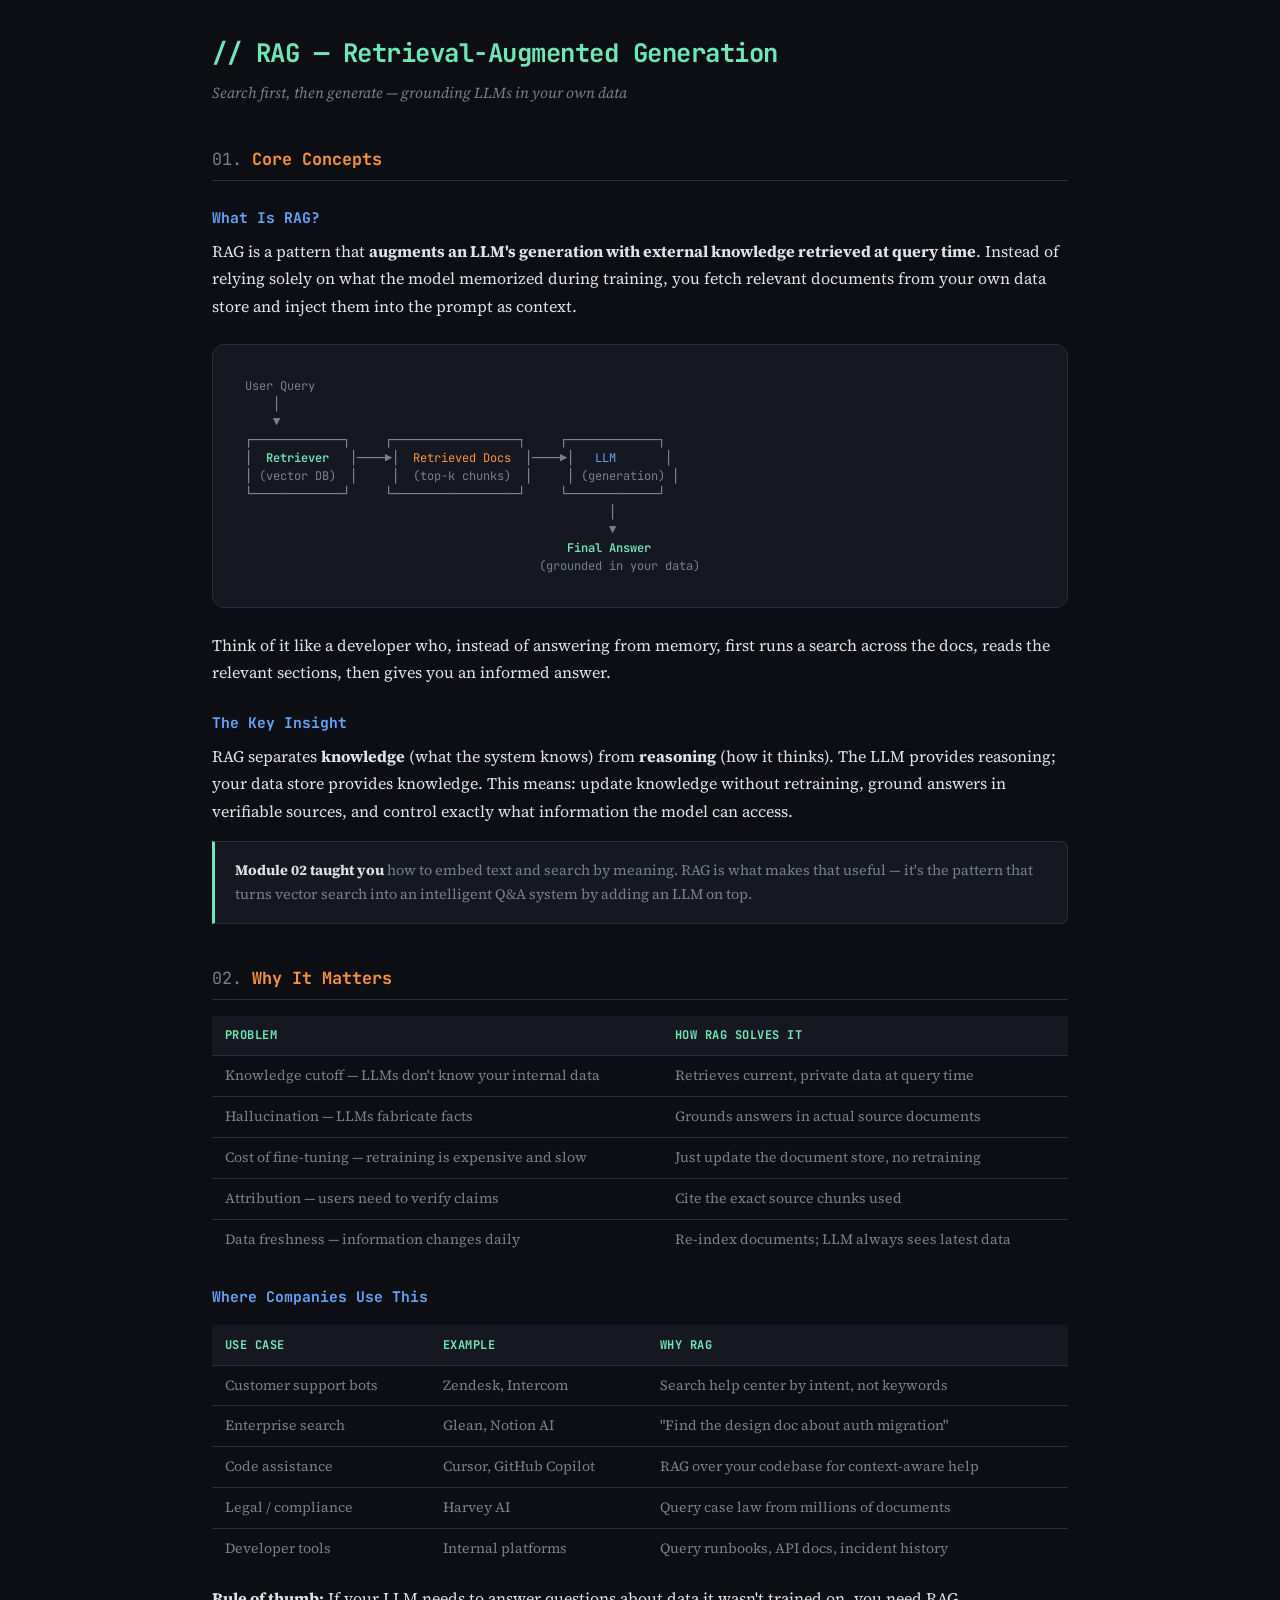
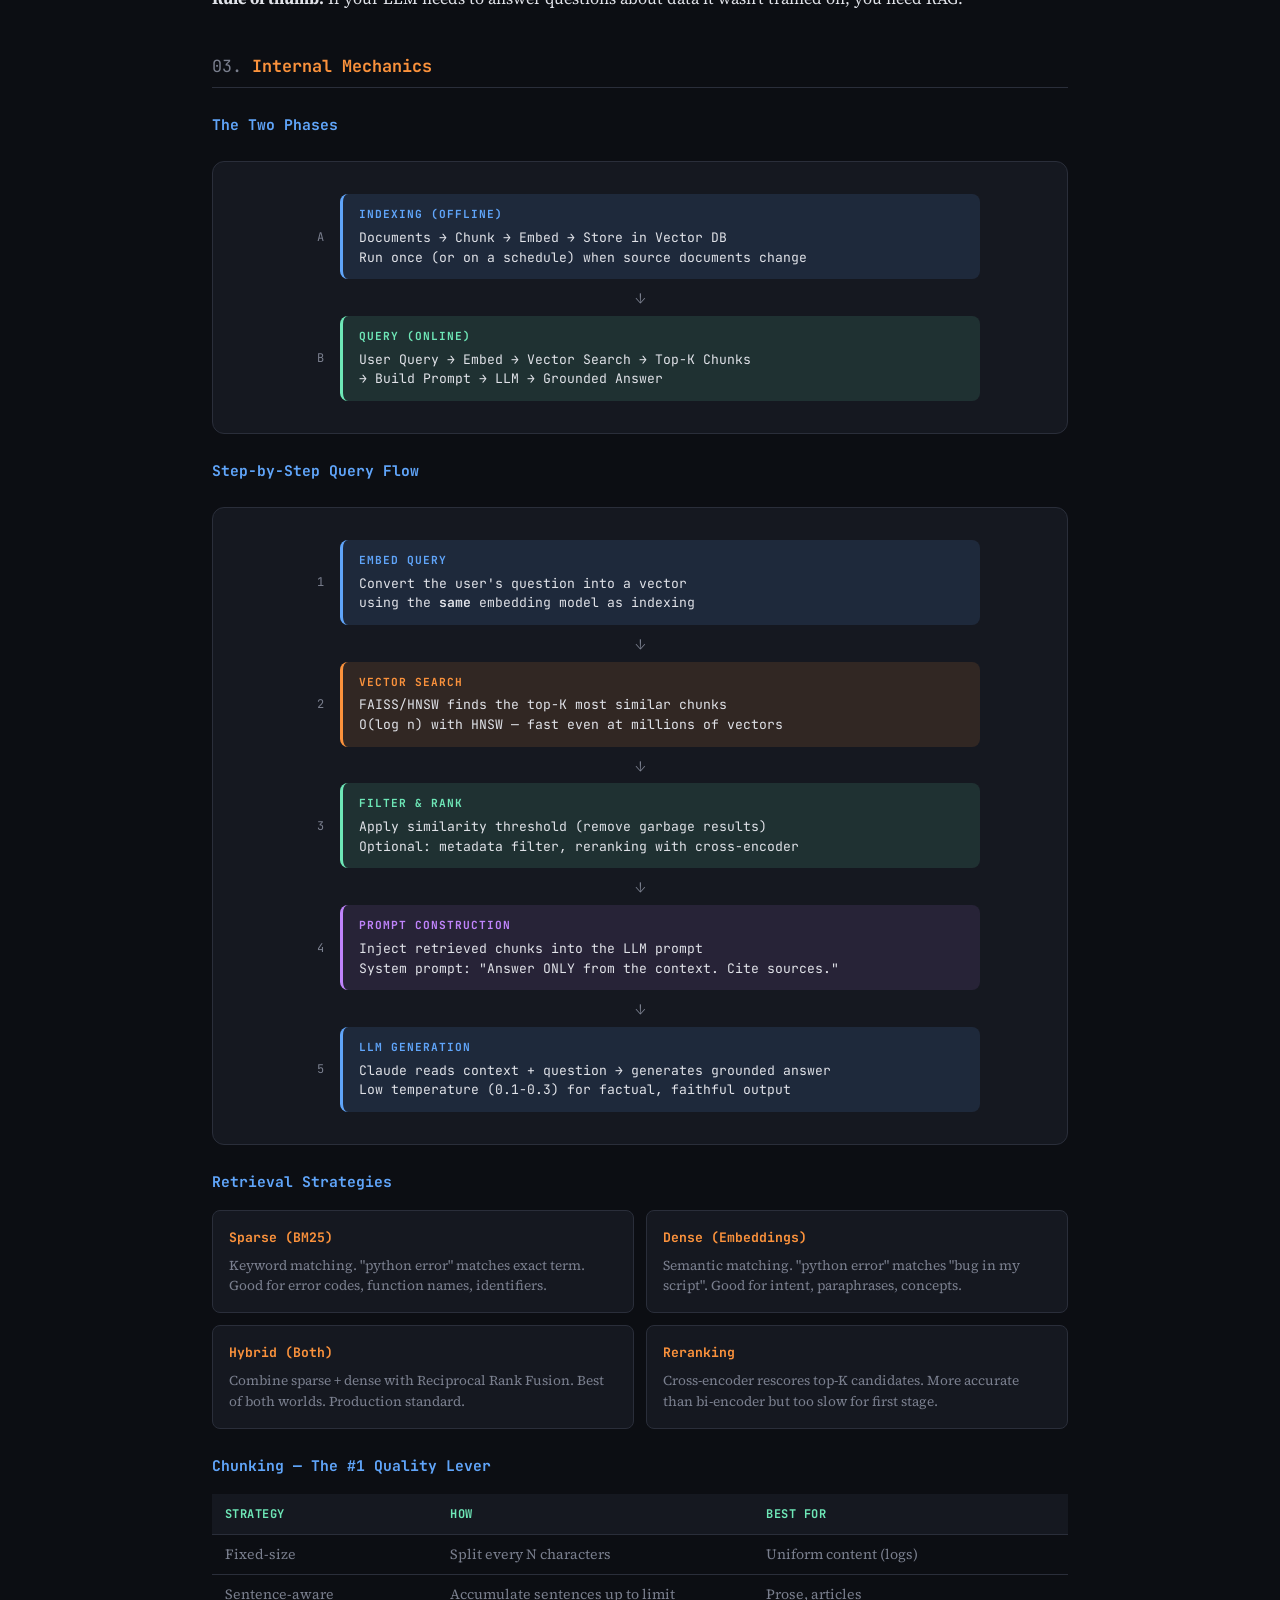
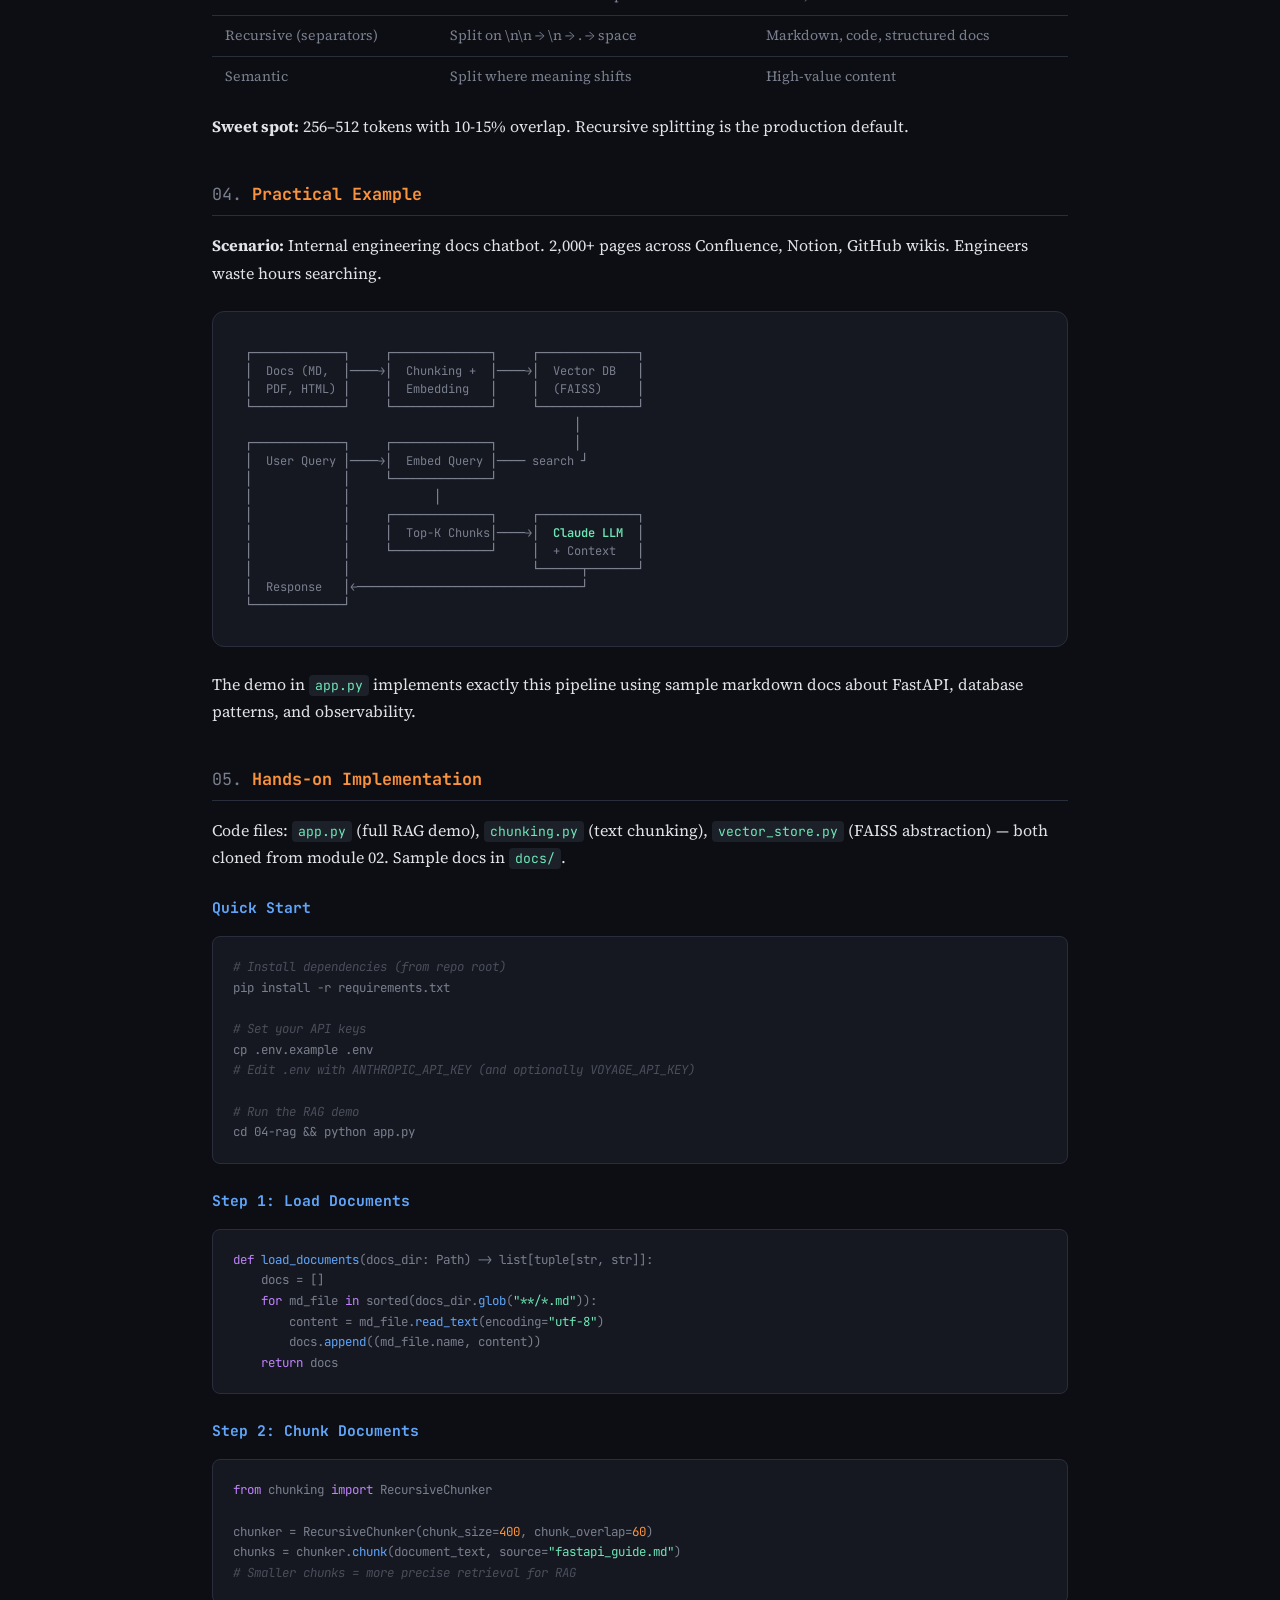
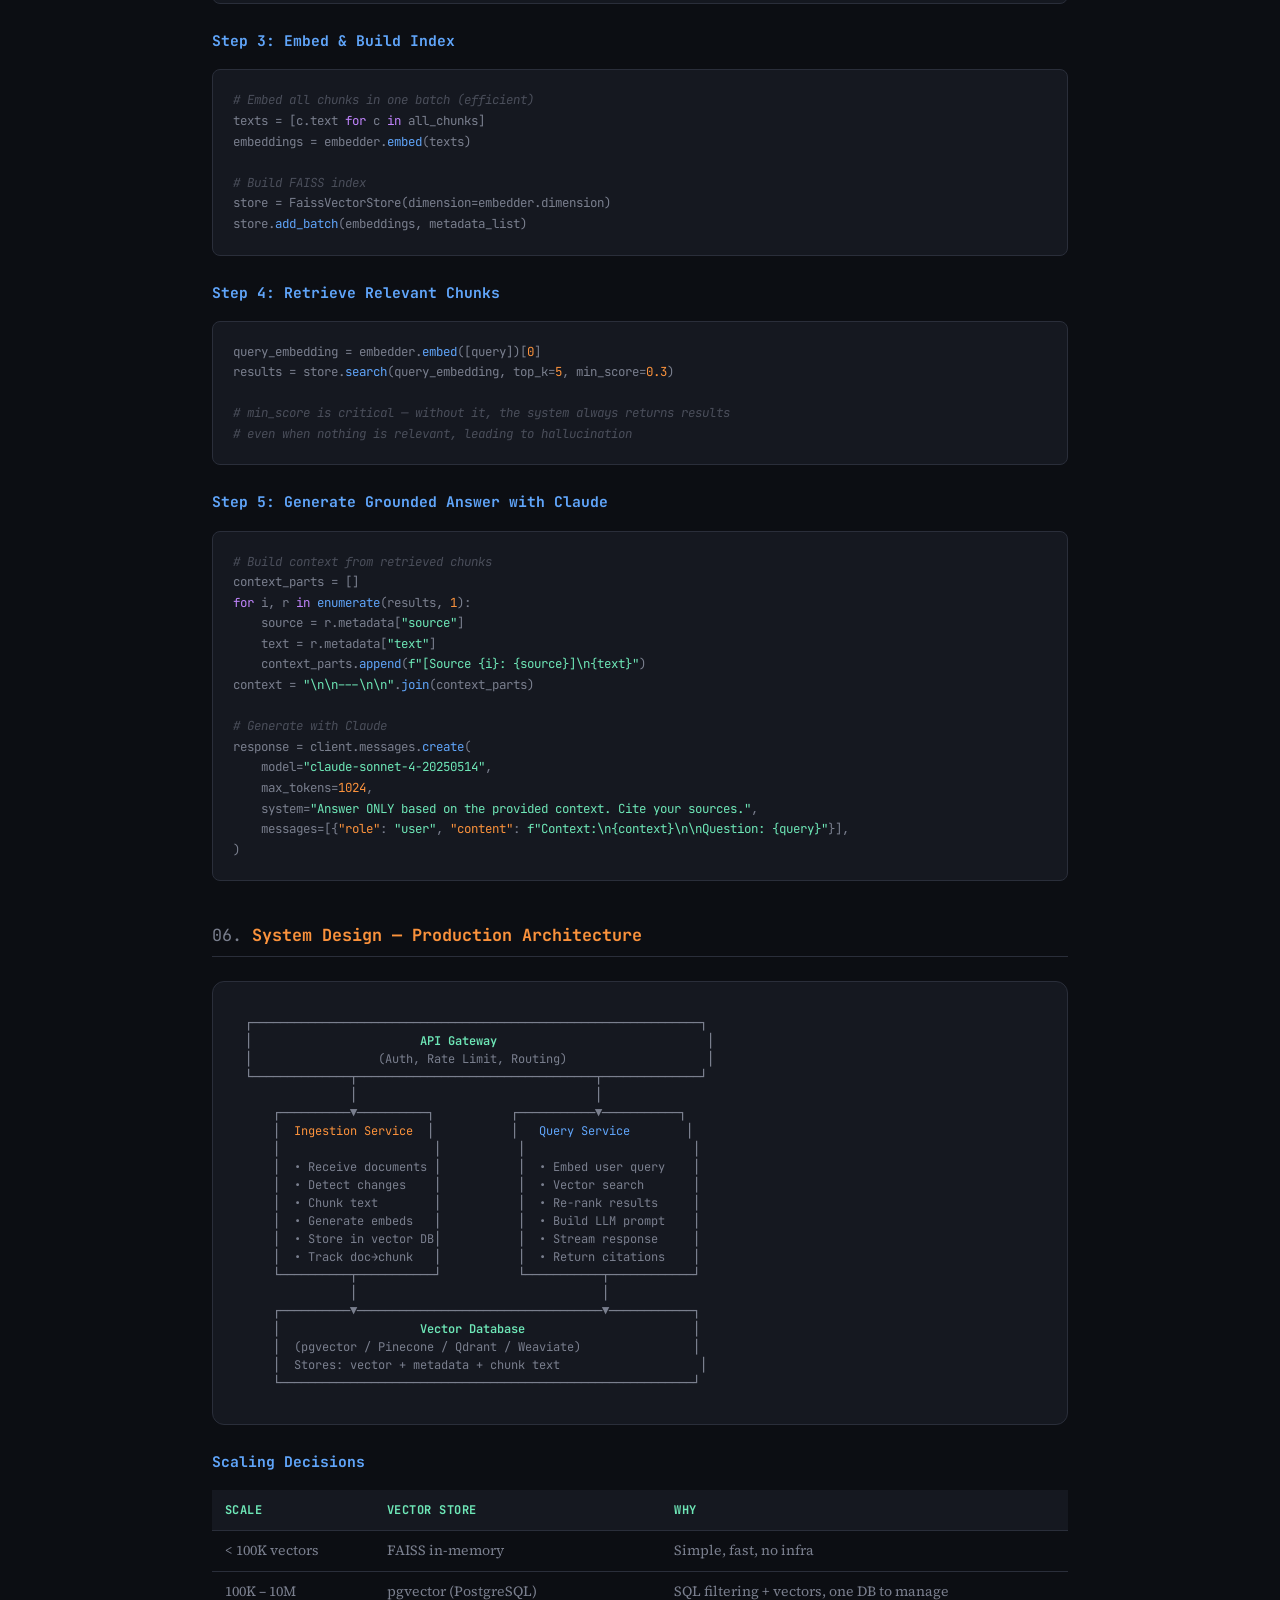
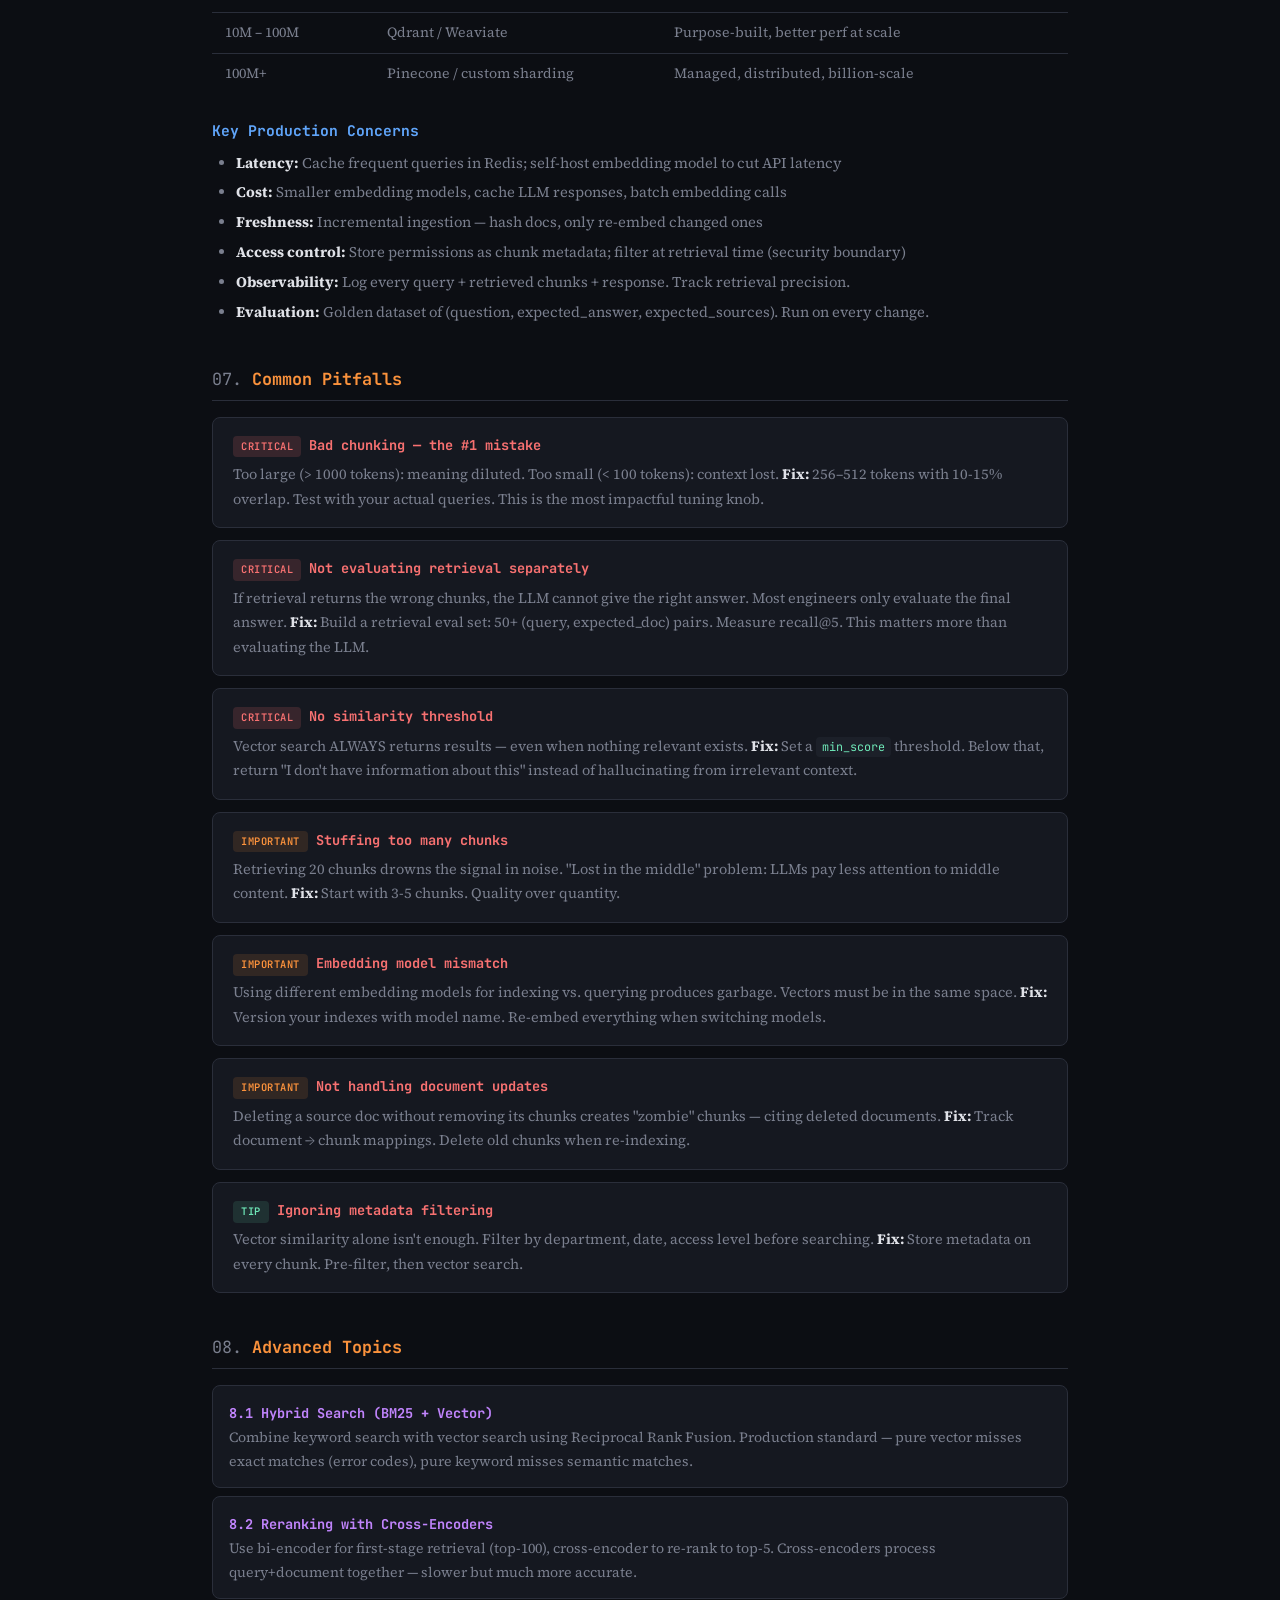
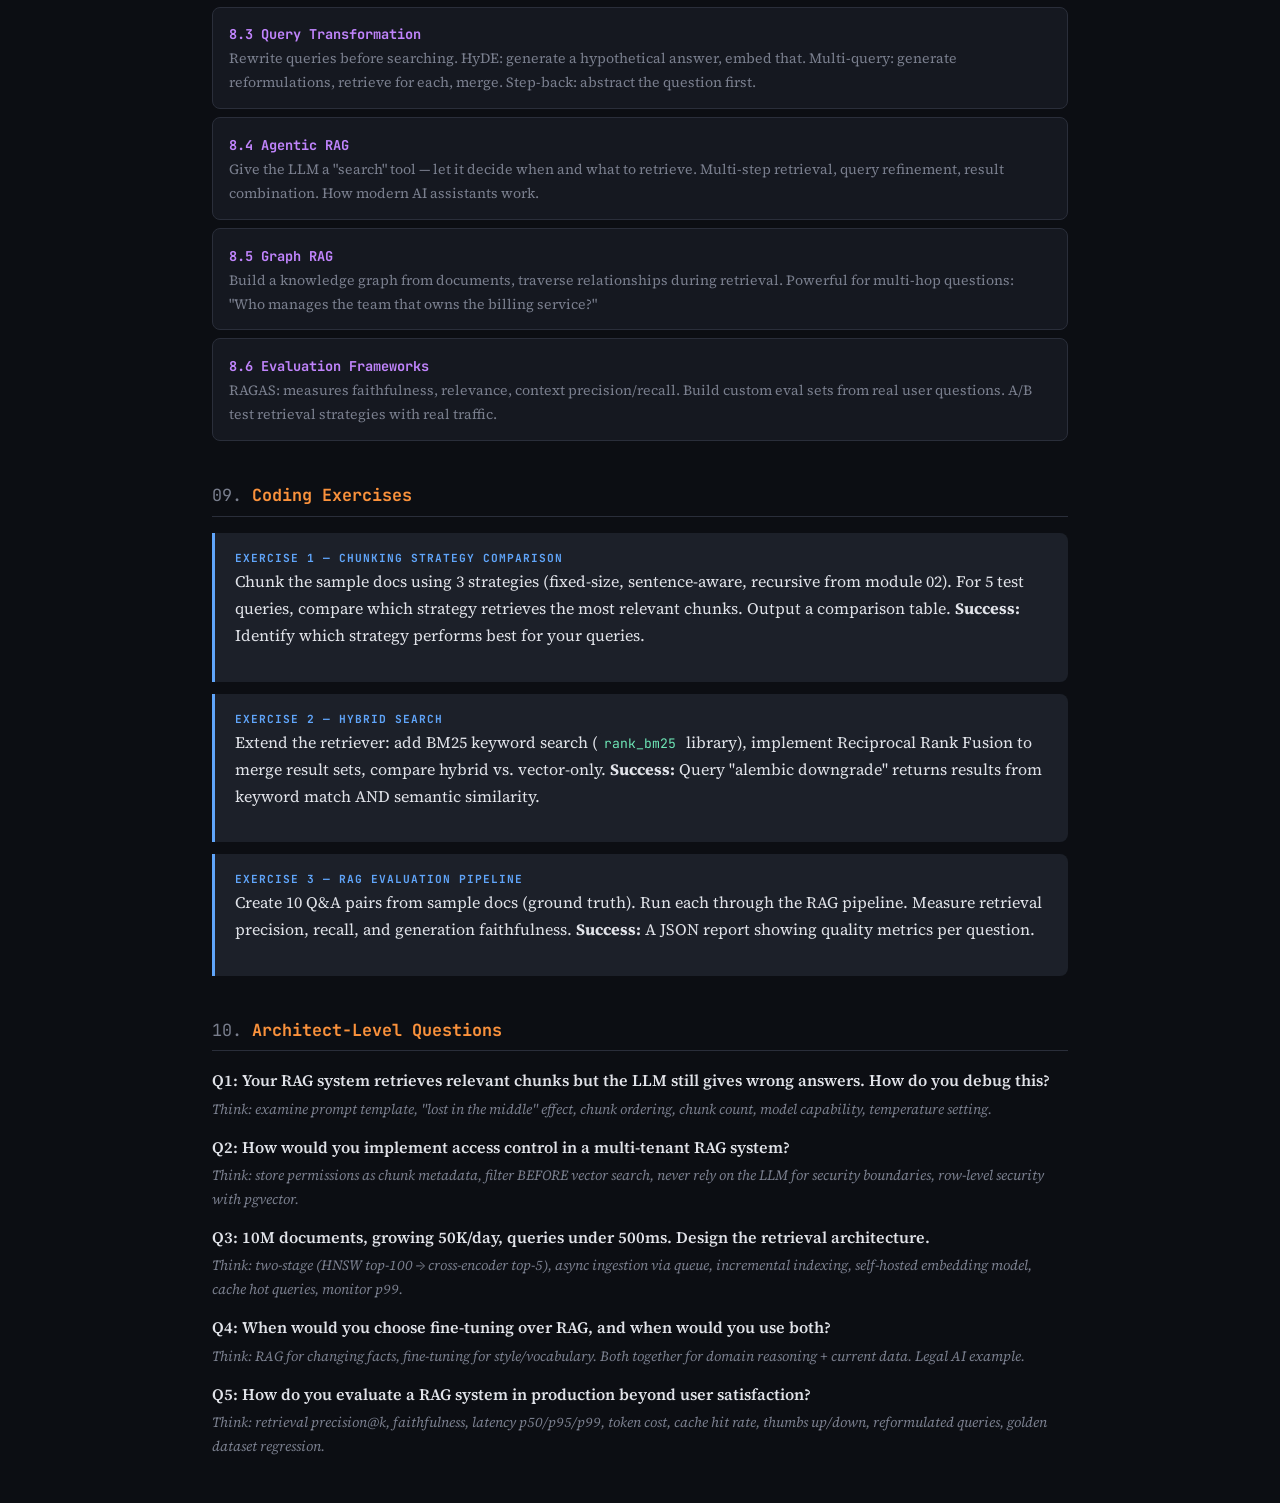
<file: 04-rag/index.html>
<!DOCTYPE html>
<html lang="en">
<head>
<meta charset="UTF-8">
<meta name="viewport" content="width=device-width, initial-scale=1.0">
<title>RAG — Retrieval-Augmented Generation</title>
<link href="https://fonts.googleapis.com/css2?family=JetBrains+Mono:wght@400;600;700&family=Source+Serif+4:ital,wght@0,400;0,600;0,700;1,400&display=swap" rel="stylesheet">
<link rel="stylesheet" href="../styles.css">
</head>
<body>

<h1>// RAG — Retrieval-Augmented Generation</h1>
<p class="subtitle">Search first, then generate — grounding LLMs in your own data</p>

<!-- ============================================================ -->
<!-- SECTION 01: Core Concepts -->
<!-- ============================================================ -->
<h2><span class="num">01.</span> Core Concepts</h2>

<h3>What Is RAG?</h3>
<p>RAG is a pattern that <strong>augments an LLM's generation with external knowledge retrieved at query time</strong>. Instead of relying solely on what the model memorized during training, you fetch relevant documents from your own data store and inject them into the prompt as context.</p>

<div class="diagram-box">
<pre>
User Query
    │
    ▼
┌─────────────┐     ┌──────────────────┐     ┌─────────────┐
│  <span class="label">Retriever</span>   │────▶│  <span class="highlight">Retrieved Docs</span>  │────▶│   <span class="info">LLM</span>       │
│ (vector DB)  │     │  (top-k chunks)  │     │ (generation) │
└─────────────┘     └──────────────────┘     └─────────────┘
                                                    │
                                                    ▼
                                              <span class="label">Final Answer</span>
                                          (grounded in your data)
</pre>
</div>

<p>Think of it like a developer who, instead of answering from memory, first runs a search across the docs, reads the relevant sections, then gives you an informed answer.</p>

<h3>The Key Insight</h3>
<p>RAG separates <strong>knowledge</strong> (what the system knows) from <strong>reasoning</strong> (how it thinks). The LLM provides reasoning; your data store provides knowledge. This means: update knowledge without retraining, ground answers in verifiable sources, and control exactly what information the model can access.</p>

<div class="info-box">
  <strong>Module 02 taught you</strong> how to embed text and search by meaning. RAG is what makes that useful — it's the pattern that turns vector search into an intelligent Q&amp;A system by adding an LLM on top.
</div>

<!-- ============================================================ -->
<!-- SECTION 02: Why It Matters -->
<!-- ============================================================ -->
<h2><span class="num">02.</span> Why It Matters</h2>

<table>
  <tr><th>Problem</th><th>How RAG Solves It</th></tr>
  <tr><td>Knowledge cutoff — LLMs don't know your internal data</td><td>Retrieves current, private data at query time</td></tr>
  <tr><td>Hallucination — LLMs fabricate facts</td><td>Grounds answers in actual source documents</td></tr>
  <tr><td>Cost of fine-tuning — retraining is expensive and slow</td><td>Just update the document store, no retraining</td></tr>
  <tr><td>Attribution — users need to verify claims</td><td>Cite the exact source chunks used</td></tr>
  <tr><td>Data freshness — information changes daily</td><td>Re-index documents; LLM always sees latest data</td></tr>
</table>

<h3>Where Companies Use This</h3>
<table>
  <tr><th>Use Case</th><th>Example</th><th>Why RAG</th></tr>
  <tr><td>Customer support bots</td><td>Zendesk, Intercom</td><td>Search help center by intent, not keywords</td></tr>
  <tr><td>Enterprise search</td><td>Glean, Notion AI</td><td>"Find the design doc about auth migration"</td></tr>
  <tr><td>Code assistance</td><td>Cursor, GitHub Copilot</td><td>RAG over your codebase for context-aware help</td></tr>
  <tr><td>Legal / compliance</td><td>Harvey AI</td><td>Query case law from millions of documents</td></tr>
  <tr><td>Developer tools</td><td>Internal platforms</td><td>Query runbooks, API docs, incident history</td></tr>
</table>

<p><strong>Rule of thumb:</strong> If your LLM needs to answer questions about data it wasn't trained on, you need RAG.</p>

<!-- ============================================================ -->
<!-- SECTION 03: Internal Mechanics -->
<!-- ============================================================ -->
<h2><span class="num">03.</span> Internal Mechanics</h2>

<h3>The Two Phases</h3>

<div class="diagram-box">
  <div class="flow-container">
    <div class="flow-step">
      <span class="step-num">A</span>
      <div class="step-box user">
        <div class="step-label">Indexing (Offline)</div>
        Documents → Chunk → Embed → Store in Vector DB<br>
        Run once (or on a schedule) when source documents change
      </div>
    </div>
    <div class="arrow-down">↓</div>
    <div class="flow-step">
      <span class="step-num">B</span>
      <div class="step-box model">
        <div class="step-label">Query (Online)</div>
        User Query → Embed → Vector Search → Top-K Chunks<br>
        → Build Prompt → LLM → Grounded Answer
      </div>
    </div>
  </div>
</div>

<h3>Step-by-Step Query Flow</h3>

<div class="diagram-box">
  <div class="flow-container">
    <div class="flow-step">
      <span class="step-num">1</span>
      <div class="step-box user">
        <div class="step-label">Embed Query</div>
        Convert the user's question into a vector<br>
        using the <strong>same</strong> embedding model as indexing
      </div>
    </div>
    <div class="arrow-down">↓</div>
    <div class="flow-step">
      <span class="step-num">2</span>
      <div class="step-box code">
        <div class="step-label">Vector Search</div>
        FAISS/HNSW finds the top-K most similar chunks<br>
        O(log n) with HNSW — fast even at millions of vectors
      </div>
    </div>
    <div class="arrow-down">↓</div>
    <div class="flow-step">
      <span class="step-num">3</span>
      <div class="step-box model">
        <div class="step-label">Filter &amp; Rank</div>
        Apply similarity threshold (remove garbage results)<br>
        Optional: metadata filter, reranking with cross-encoder
      </div>
    </div>
    <div class="arrow-down">↓</div>
    <div class="flow-step">
      <span class="step-num">4</span>
      <div class="step-box result">
        <div class="step-label">Prompt Construction</div>
        Inject retrieved chunks into the LLM prompt<br>
        System prompt: "Answer ONLY from the context. Cite sources."
      </div>
    </div>
    <div class="arrow-down">↓</div>
    <div class="flow-step">
      <span class="step-num">5</span>
      <div class="step-box user">
        <div class="step-label">LLM Generation</div>
        Claude reads context + question → generates grounded answer<br>
        Low temperature (0.1-0.3) for factual, faithful output
      </div>
    </div>
  </div>
</div>

<h3>Retrieval Strategies</h3>

<div class="concept-grid">
  <div class="concept-card">
    <h4>Sparse (BM25)</h4>
    <p>Keyword matching. "python error" matches exact term. Good for error codes, function names, identifiers.</p>
  </div>
  <div class="concept-card">
    <h4>Dense (Embeddings)</h4>
    <p>Semantic matching. "python error" matches "bug in my script". Good for intent, paraphrases, concepts.</p>
  </div>
  <div class="concept-card">
    <h4>Hybrid (Both)</h4>
    <p>Combine sparse + dense with Reciprocal Rank Fusion. Best of both worlds. Production standard.</p>
  </div>
  <div class="concept-card">
    <h4>Reranking</h4>
    <p>Cross-encoder rescores top-K candidates. More accurate than bi-encoder but too slow for first stage.</p>
  </div>
</div>

<h3>Chunking — The #1 Quality Lever</h3>

<table>
  <tr><th>Strategy</th><th>How</th><th>Best For</th></tr>
  <tr><td>Fixed-size</td><td>Split every N characters</td><td>Uniform content (logs)</td></tr>
  <tr><td>Sentence-aware</td><td>Accumulate sentences up to limit</td><td>Prose, articles</td></tr>
  <tr><td>Recursive (separators)</td><td>Split on \n\n → \n → . → space</td><td>Markdown, code, structured docs</td></tr>
  <tr><td>Semantic</td><td>Split where meaning shifts</td><td>High-value content</td></tr>
</table>

<p><strong>Sweet spot:</strong> 256–512 tokens with 10-15% overlap. Recursive splitting is the production default.</p>

<!-- ============================================================ -->
<!-- SECTION 04: Practical Example -->
<!-- ============================================================ -->
<h2><span class="num">04.</span> Practical Example</h2>

<p><strong>Scenario:</strong> Internal engineering docs chatbot. 2,000+ pages across Confluence, Notion, GitHub wikis. Engineers waste hours searching.</p>

<div class="diagram-box">
<pre>
┌─────────────┐     ┌──────────────┐     ┌──────────────┐
│  Docs (MD,  │────→│  Chunking +  │────→│  Vector DB   │
│  PDF, HTML) │     │  Embedding   │     │  (FAISS)     │
└─────────────┘     └──────────────┘     └──────────────┘
                                               │
┌─────────────┐     ┌──────────────┐           │
│  User Query │────→│  Embed Query │──── search ┘
│             │     └──────────────┘
│             │            │
│             │     ┌──────────────┐     ┌──────────────┐
│             │     │  Top-K Chunks│────→│  <span class="label">Claude LLM</span>  │
│             │     └──────────────┘     │  + Context   │
│             │                          └──────┬───────┘
│  Response   │←────────────────────────────────┘
└─────────────┘
</pre>
</div>

<p>The demo in <code>app.py</code> implements exactly this pipeline using sample markdown docs about FastAPI, database patterns, and observability.</p>

<!-- ============================================================ -->
<!-- SECTION 05: Hands-on Implementation -->
<!-- ============================================================ -->
<h2><span class="num">05.</span> Hands-on Implementation</h2>

<p>Code files: <code>app.py</code> (full RAG demo), <code>chunking.py</code> (text chunking), <code>vector_store.py</code> (FAISS abstraction) — both cloned from module 02. Sample docs in <code>docs/</code>.</p>

<h3>Quick Start</h3>
<div class="code-block"><span class="comment"># Install dependencies (from repo root)</span>
pip install -r requirements.txt

<span class="comment"># Set your API keys</span>
cp .env.example .env
<span class="comment"># Edit .env with ANTHROPIC_API_KEY (and optionally VOYAGE_API_KEY)</span>

<span class="comment"># Run the RAG demo</span>
cd 04-rag && python app.py</div>

<h3>Step 1: Load Documents</h3>
<div class="code-block"><span class="kw">def</span> <span class="fn">load_documents</span>(docs_dir: Path) -> list[tuple[str, str]]:
    docs = []
    <span class="kw">for</span> md_file <span class="kw">in</span> sorted(docs_dir.<span class="fn">glob</span>(<span class="str">"**/*.md"</span>)):
        content = md_file.<span class="fn">read_text</span>(encoding=<span class="str">"utf-8"</span>)
        docs.<span class="fn">append</span>((md_file.name, content))
    <span class="kw">return</span> docs</div>

<h3>Step 2: Chunk Documents</h3>
<div class="code-block"><span class="kw">from</span> chunking <span class="kw">import</span> RecursiveChunker

chunker = RecursiveChunker(chunk_size=<span class="key">400</span>, chunk_overlap=<span class="key">60</span>)
chunks = chunker.<span class="fn">chunk</span>(document_text, source=<span class="str">"fastapi_guide.md"</span>)
<span class="comment"># Smaller chunks = more precise retrieval for RAG</span></div>

<h3>Step 3: Embed &amp; Build Index</h3>
<div class="code-block"><span class="comment"># Embed all chunks in one batch (efficient)</span>
texts = [c.text <span class="kw">for</span> c <span class="kw">in</span> all_chunks]
embeddings = embedder.<span class="fn">embed</span>(texts)

<span class="comment"># Build FAISS index</span>
store = FaissVectorStore(dimension=embedder.dimension)
store.<span class="fn">add_batch</span>(embeddings, metadata_list)</div>

<h3>Step 4: Retrieve Relevant Chunks</h3>
<div class="code-block">query_embedding = embedder.<span class="fn">embed</span>([query])[<span class="key">0</span>]
results = store.<span class="fn">search</span>(query_embedding, top_k=<span class="key">5</span>, min_score=<span class="key">0.3</span>)

<span class="comment"># min_score is critical — without it, the system always returns results</span>
<span class="comment"># even when nothing is relevant, leading to hallucination</span></div>

<h3>Step 5: Generate Grounded Answer with Claude</h3>
<div class="code-block"><span class="comment"># Build context from retrieved chunks</span>
context_parts = []
<span class="kw">for</span> i, r <span class="kw">in</span> <span class="fn">enumerate</span>(results, <span class="key">1</span>):
    source = r.metadata[<span class="str">"source"</span>]
    text = r.metadata[<span class="str">"text"</span>]
    context_parts.<span class="fn">append</span>(<span class="str">f"[Source {i}: {source}]\n{text}"</span>)
context = <span class="str">"\n\n---\n\n"</span>.<span class="fn">join</span>(context_parts)

<span class="comment"># Generate with Claude</span>
response = client.messages.<span class="fn">create</span>(
    model=<span class="str">"claude-sonnet-4-20250514"</span>,
    max_tokens=<span class="key">1024</span>,
    system=<span class="str">"Answer ONLY based on the provided context. Cite your sources."</span>,
    messages=[{<span class="key">"role"</span>: <span class="str">"user"</span>, <span class="key">"content"</span>: <span class="str">f"Context:\n{context}\n\nQuestion: {query}"</span>}],
)</div>

<!-- ============================================================ -->
<!-- SECTION 06: System Design -->
<!-- ============================================================ -->
<h2><span class="num">06.</span> System Design — Production Architecture</h2>

<div class="diagram-box">
<pre>
┌────────────────────────────────────────────────────────────────┐
│                        <span class="label">API Gateway</span>                              │
│                  (Auth, Rate Limit, Routing)                    │
└──────────────┬──────────────────────────────────┬──────────────┘
               │                                  │
    ┌──────────▼──────────┐           ┌───────────▼───────────┐
    │  <span class="highlight">Ingestion Service</span>  │           │   <span class="info">Query Service</span>        │
    │                      │           │                        │
    │  • Receive documents │           │  • Embed user query    │
    │  • Detect changes    │           │  • Vector search       │
    │  • Chunk text        │           │  • Re-rank results     │
    │  • Generate embeds   │           │  • Build LLM prompt    │
    │  • Store in vector DB│           │  • Stream response     │
    │  • Track doc→chunk   │           │  • Return citations    │
    └──────────┬───────────┘           └───────────┬────────────┘
               │                                   │
    ┌──────────▼───────────────────────────────────▼────────────┐
    │                    <span class="label">Vector Database</span>                        │
    │  (pgvector / Pinecone / Qdrant / Weaviate)                │
    │  Stores: vector + metadata + chunk text                    │
    └───────────────────────────────────────────────────────────┘
</pre>
</div>

<h3>Scaling Decisions</h3>
<table>
  <tr><th>Scale</th><th>Vector Store</th><th>Why</th></tr>
  <tr><td>&lt; 100K vectors</td><td>FAISS in-memory</td><td>Simple, fast, no infra</td></tr>
  <tr><td>100K – 10M</td><td>pgvector (PostgreSQL)</td><td>SQL filtering + vectors, one DB to manage</td></tr>
  <tr><td>10M – 100M</td><td>Qdrant / Weaviate</td><td>Purpose-built, better perf at scale</td></tr>
  <tr><td>100M+</td><td>Pinecone / custom sharding</td><td>Managed, distributed, billion-scale</td></tr>
</table>

<h3>Key Production Concerns</h3>
<ul>
  <li><strong>Latency:</strong> Cache frequent queries in Redis; self-host embedding model to cut API latency</li>
  <li><strong>Cost:</strong> Smaller embedding models, cache LLM responses, batch embedding calls</li>
  <li><strong>Freshness:</strong> Incremental ingestion — hash docs, only re-embed changed ones</li>
  <li><strong>Access control:</strong> Store permissions as chunk metadata; filter at retrieval time (security boundary)</li>
  <li><strong>Observability:</strong> Log every query + retrieved chunks + response. Track retrieval precision.</li>
  <li><strong>Evaluation:</strong> Golden dataset of (question, expected_answer, expected_sources). Run on every change.</li>
</ul>

<!-- ============================================================ -->
<!-- SECTION 07: Common Pitfalls -->
<!-- ============================================================ -->
<h2><span class="num">07.</span> Common Pitfalls</h2>

<div class="pitfall">
  <div class="pitfall-title"><span class="tag critical">Critical</span> Bad chunking — the #1 mistake</div>
  <p>Too large (&gt; 1000 tokens): meaning diluted. Too small (&lt; 100 tokens): context lost. <strong>Fix:</strong> 256–512 tokens with 10-15% overlap. Test with your actual queries. This is the most impactful tuning knob.</p>
</div>

<div class="pitfall">
  <div class="pitfall-title"><span class="tag critical">Critical</span> Not evaluating retrieval separately</div>
  <p>If retrieval returns the wrong chunks, the LLM cannot give the right answer. Most engineers only evaluate the final answer. <strong>Fix:</strong> Build a retrieval eval set: 50+ (query, expected_doc) pairs. Measure recall@5. This matters more than evaluating the LLM.</p>
</div>

<div class="pitfall">
  <div class="pitfall-title"><span class="tag critical">Critical</span> No similarity threshold</div>
  <p>Vector search ALWAYS returns results — even when nothing relevant exists. <strong>Fix:</strong> Set a <code>min_score</code> threshold. Below that, return "I don't have information about this" instead of hallucinating from irrelevant context.</p>
</div>

<div class="pitfall">
  <div class="pitfall-title"><span class="tag important">Important</span> Stuffing too many chunks</div>
  <p>Retrieving 20 chunks drowns the signal in noise. "Lost in the middle" problem: LLMs pay less attention to middle content. <strong>Fix:</strong> Start with 3-5 chunks. Quality over quantity.</p>
</div>

<div class="pitfall">
  <div class="pitfall-title"><span class="tag important">Important</span> Embedding model mismatch</div>
  <p>Using different embedding models for indexing vs. querying produces garbage. Vectors must be in the same space. <strong>Fix:</strong> Version your indexes with model name. Re-embed everything when switching models.</p>
</div>

<div class="pitfall">
  <div class="pitfall-title"><span class="tag important">Important</span> Not handling document updates</div>
  <p>Deleting a source doc without removing its chunks creates "zombie" chunks — citing deleted documents. <strong>Fix:</strong> Track document → chunk mappings. Delete old chunks when re-indexing.</p>
</div>

<div class="pitfall">
  <div class="pitfall-title"><span class="tag tip">Tip</span> Ignoring metadata filtering</div>
  <p>Vector similarity alone isn't enough. Filter by department, date, access level before searching. <strong>Fix:</strong> Store metadata on every chunk. Pre-filter, then vector search.</p>
</div>

<!-- ============================================================ -->
<!-- SECTION 08: Advanced Topics -->
<!-- ============================================================ -->
<h2><span class="num">08.</span> Advanced Topics</h2>

<div class="adv-topic">
  <strong>8.1 Hybrid Search (BM25 + Vector)</strong>
  <p>Combine keyword search with vector search using Reciprocal Rank Fusion. Production standard — pure vector misses exact matches (error codes), pure keyword misses semantic matches.</p>
</div>

<div class="adv-topic">
  <strong>8.2 Reranking with Cross-Encoders</strong>
  <p>Use bi-encoder for first-stage retrieval (top-100), cross-encoder to re-rank to top-5. Cross-encoders process query+document together — slower but much more accurate.</p>
</div>

<div class="adv-topic">
  <strong>8.3 Query Transformation</strong>
  <p>Rewrite queries before searching. HyDE: generate a hypothetical answer, embed that. Multi-query: generate reformulations, retrieve for each, merge. Step-back: abstract the question first.</p>
</div>

<div class="adv-topic">
  <strong>8.4 Agentic RAG</strong>
  <p>Give the LLM a "search" tool — let it decide when and what to retrieve. Multi-step retrieval, query refinement, result combination. How modern AI assistants work.</p>
</div>

<div class="adv-topic">
  <strong>8.5 Graph RAG</strong>
  <p>Build a knowledge graph from documents, traverse relationships during retrieval. Powerful for multi-hop questions: "Who manages the team that owns the billing service?"</p>
</div>

<div class="adv-topic">
  <strong>8.6 Evaluation Frameworks</strong>
  <p>RAGAS: measures faithfulness, relevance, context precision/recall. Build custom eval sets from real user questions. A/B test retrieval strategies with real traffic.</p>
</div>

<!-- ============================================================ -->
<!-- SECTION 09: Exercises -->
<!-- ============================================================ -->
<h2><span class="num">09.</span> Coding Exercises</h2>

<div class="exercise">
  <div class="exercise-num">Exercise 1 — Chunking Strategy Comparison</div>
  <p>Chunk the sample docs using 3 strategies (fixed-size, sentence-aware, recursive from module 02). For 5 test queries, compare which strategy retrieves the most relevant chunks. Output a comparison table. <strong>Success:</strong> Identify which strategy performs best for your queries.</p>
</div>

<div class="exercise">
  <div class="exercise-num">Exercise 2 — Hybrid Search</div>
  <p>Extend the retriever: add BM25 keyword search (<code>rank_bm25</code> library), implement Reciprocal Rank Fusion to merge result sets, compare hybrid vs. vector-only. <strong>Success:</strong> Query "alembic downgrade" returns results from keyword match AND semantic similarity.</p>
</div>

<div class="exercise">
  <div class="exercise-num">Exercise 3 — RAG Evaluation Pipeline</div>
  <p>Create 10 Q&amp;A pairs from sample docs (ground truth). Run each through the RAG pipeline. Measure retrieval precision, recall, and generation faithfulness. <strong>Success:</strong> A JSON report showing quality metrics per question.</p>
</div>

<!-- ============================================================ -->
<!-- SECTION 10: Interview Questions -->
<!-- ============================================================ -->
<h2><span class="num">10.</span> Architect-Level Questions</h2>

<div class="qa">
  <div class="qa-q">Q1: Your RAG system retrieves relevant chunks but the LLM still gives wrong answers. How do you debug this?</div>
  <div class="qa-hint">Think: examine prompt template, "lost in the middle" effect, chunk ordering, chunk count, model capability, temperature setting.</div>
</div>

<div class="qa">
  <div class="qa-q">Q2: How would you implement access control in a multi-tenant RAG system?</div>
  <div class="qa-hint">Think: store permissions as chunk metadata, filter BEFORE vector search, never rely on the LLM for security boundaries, row-level security with pgvector.</div>
</div>

<div class="qa">
  <div class="qa-q">Q3: 10M documents, growing 50K/day, queries under 500ms. Design the retrieval architecture.</div>
  <div class="qa-hint">Think: two-stage (HNSW top-100 → cross-encoder top-5), async ingestion via queue, incremental indexing, self-hosted embedding model, cache hot queries, monitor p99.</div>
</div>

<div class="qa">
  <div class="qa-q">Q4: When would you choose fine-tuning over RAG, and when would you use both?</div>
  <div class="qa-hint">Think: RAG for changing facts, fine-tuning for style/vocabulary. Both together for domain reasoning + current data. Legal AI example.</div>
</div>

<div class="qa">
  <div class="qa-q">Q5: How do you evaluate a RAG system in production beyond user satisfaction?</div>
  <div class="qa-hint">Think: retrieval precision@k, faithfulness, latency p50/p95/p99, token cost, cache hit rate, thumbs up/down, reformulated queries, golden dataset regression.</div>
</div>

</body>
</html>
</file>
<file: styles.css>
/* AI in Action — Shared Design System */
/* Fonts: JetBrains Mono (code/headings) + Source Serif 4 (prose) */

:root {
  --bg: #0c0e13;
  --surface: #151820;
  --surface-2: #1c2029;
  --border: #2a2e3a;
  --text: #e0e2e8;
  --text-dim: #7a7f8e;
  --accent: #6ee7b7;
  --accent-dim: rgba(110,231,183,0.12);
  --orange: #fb923c;
  --orange-dim: rgba(251,146,60,0.12);
  --blue: #60a5fa;
  --blue-dim: rgba(96,165,250,0.12);
  --red: #f87171;
  --purple: #c084fc;
}

* { margin: 0; padding: 0; box-sizing: border-box; }

body {
  background: var(--bg);
  color: var(--text);
  font-family: 'Source Serif 4', Georgia, serif;
  line-height: 1.7;
  padding: 2rem;
  max-width: 920px;
  margin: 0 auto;
}

/* Typography */
h1 {
  font-family: 'JetBrains Mono', monospace;
  font-size: 1.6rem;
  font-weight: 700;
  color: var(--accent);
  letter-spacing: -0.5px;
  margin-bottom: 0.25rem;
}

h2 {
  font-family: 'JetBrains Mono', monospace;
  font-size: 1.05rem;
  color: var(--orange);
  margin: 2.5rem 0 1rem;
  padding-bottom: 0.4rem;
  border-bottom: 1px solid var(--border);
}

h2 .num {
  color: var(--text-dim);
  font-weight: 400;
}

h3 {
  font-family: 'JetBrains Mono', monospace;
  font-size: 0.92rem;
  color: var(--blue);
  margin: 1.5rem 0 0.5rem;
}

p { margin-bottom: 1rem; color: var(--text); }

a { color: var(--accent); text-decoration: none; }
a:hover { text-decoration: underline; }

em { color: var(--text); font-style: italic; }
strong { color: var(--text); }

code {
  font-family: 'JetBrains Mono', monospace;
  font-size: 0.82em;
  background: var(--surface-2);
  padding: 2px 6px;
  border-radius: 4px;
  color: var(--accent);
}

.subtitle {
  color: var(--text-dim);
  font-size: 0.95rem;
  margin-bottom: 2.5rem;
  font-style: italic;
}

/* Lists */
ul, ol {
  margin: 0.5rem 0 1rem 1.5rem;
  color: var(--text-dim);
  font-size: 0.92rem;
}

li { margin-bottom: 0.3rem; }

/* Tables */
table {
  width: 100%;
  border-collapse: collapse;
  margin: 1rem 0;
  font-size: 0.88rem;
}

th {
  font-family: 'JetBrains Mono', monospace;
  font-size: 0.75rem;
  text-transform: uppercase;
  letter-spacing: 0.5px;
  color: var(--accent);
  text-align: left;
  padding: 0.6rem 0.8rem;
  border-bottom: 1px solid var(--border);
  background: var(--surface);
}

td {
  padding: 0.5rem 0.8rem;
  border-bottom: 1px solid var(--border);
  color: var(--text-dim);
}

tr:last-child td { border-bottom: none; }
tr:hover td { background: var(--surface); }

/* Diagram boxes */
.diagram-box {
  background: var(--surface);
  border: 1px solid var(--border);
  border-radius: 12px;
  padding: 2rem;
  margin: 1.5rem 0;
  overflow-x: auto;
}

.diagram-box pre {
  font-family: 'JetBrains Mono', monospace;
  font-size: 0.75rem;
  line-height: 1.5;
  color: var(--text-dim);
  margin: 0;
}

.diagram-box .label { color: var(--accent); font-weight: 600; }
.diagram-box .highlight { color: var(--orange); }
.diagram-box .info { color: var(--blue); }
.diagram-box .dim { color: #4a4e5a; }

/* Code blocks */
.code-block {
  background: var(--surface);
  border: 1px solid var(--border);
  border-radius: 8px;
  padding: 1.25rem;
  margin: 1rem 0;
  font-family: 'JetBrains Mono', monospace;
  font-size: 0.78rem;
  line-height: 1.65;
  overflow-x: auto;
  white-space: pre;
  color: var(--text-dim);
}

.code-block .kw { color: var(--purple); }
.code-block .fn { color: var(--blue); }
.code-block .str { color: var(--accent); }
.code-block .comment { color: #4a4e5a; font-style: italic; }
.code-block .key { color: var(--orange); }

/* Flow / loop steps */
.loop-container,
.flow-container {
  display: flex;
  flex-direction: column;
  gap: 0;
  align-items: center;
}

.loop-step,
.flow-step {
  display: flex;
  align-items: center;
  gap: 1rem;
  width: 100%;
  max-width: 680px;
}

.step-num {
  font-family: 'JetBrains Mono', monospace;
  font-size: 0.75rem;
  color: var(--text-dim);
  width: 24px;
  text-align: right;
  flex-shrink: 0;
}

.step-box {
  flex: 1;
  padding: 0.75rem 1rem;
  border-radius: 8px;
  font-family: 'JetBrains Mono', monospace;
  font-size: 0.82rem;
  line-height: 1.5;
  position: relative;
}

.step-box.user { background: var(--blue-dim); border-left: 3px solid var(--blue); }
.step-box.model { background: var(--accent-dim); border-left: 3px solid var(--accent); }
.step-box.code { background: var(--orange-dim); border-left: 3px solid var(--orange); }
.step-box.result { background: rgba(192,132,252,0.1); border-left: 3px solid var(--purple); }

.step-label {
  font-weight: 700;
  font-size: 0.7rem;
  text-transform: uppercase;
  letter-spacing: 1px;
  margin-bottom: 0.3rem;
}

.step-box.user .step-label { color: var(--blue); }
.step-box.model .step-label { color: var(--accent); }
.step-box.code .step-label { color: var(--orange); }
.step-box.result .step-label { color: var(--purple); }

.arrow-down {
  display: flex;
  justify-content: center;
  padding: 0.3rem 0;
  color: var(--text-dim);
  font-size: 1rem;
}

.loop-bracket {
  border: 1px dashed var(--text-dim);
  border-radius: 8px;
  padding: 0.8rem;
  margin: 0.5rem 0;
  width: 100%;
  max-width: 720px;
  position: relative;
}

.loop-label {
  position: absolute;
  top: -0.6rem;
  left: 1rem;
  background: var(--surface);
  padding: 0 0.5rem;
  font-family: 'JetBrains Mono', monospace;
  font-size: 0.7rem;
  color: var(--red);
  font-weight: 600;
}

/* Pitfall cards */
.pitfall {
  background: var(--surface);
  border: 1px solid var(--border);
  border-radius: 8px;
  padding: 1rem 1.25rem;
  margin: 0.75rem 0;
}

.pitfall-title {
  font-family: 'JetBrains Mono', monospace;
  font-size: 0.85rem;
  font-weight: 700;
  color: var(--red);
  margin-bottom: 0.3rem;
}

.pitfall p { font-size: 0.9rem; margin-bottom: 0; color: var(--text-dim); }

/* Tags */
.tag {
  display: inline-block;
  font-family: 'JetBrains Mono', monospace;
  font-size: 0.65rem;
  padding: 2px 8px;
  border-radius: 4px;
  font-weight: 600;
  text-transform: uppercase;
  letter-spacing: 0.5px;
}
.tag.critical { background: rgba(248,113,113,0.15); color: var(--red); }
.tag.important { background: var(--orange-dim); color: var(--orange); }
.tag.tip { background: var(--accent-dim); color: var(--accent); }

/* Exercises */
.exercise {
  background: var(--surface-2);
  border-left: 3px solid var(--blue);
  padding: 1rem 1.25rem;
  margin: 0.75rem 0;
  border-radius: 0 8px 8px 0;
}

.exercise-num {
  font-family: 'JetBrains Mono', monospace;
  font-size: 0.7rem;
  color: var(--blue);
  font-weight: 700;
  text-transform: uppercase;
  letter-spacing: 1px;
}

/* Q&A */
.qa { margin: 0.75rem 0; }
.qa-q {
  font-weight: 600;
  color: var(--text);
  margin-bottom: 0.2rem;
}
.qa-hint { color: var(--text-dim); font-size: 0.88rem; font-style: italic; }

/* Concept cards (module 01) */
.concept-grid {
  display: grid;
  grid-template-columns: 1fr 1fr;
  gap: 0.75rem;
  margin: 1rem 0;
}

.concept-card {
  background: var(--surface);
  border: 1px solid var(--border);
  border-radius: 8px;
  padding: 1rem;
}

.concept-card h4 {
  font-family: 'JetBrains Mono', monospace;
  font-size: 0.82rem;
  color: var(--orange);
  margin-bottom: 0.4rem;
}

.concept-card p {
  font-size: 0.85rem;
  color: var(--text-dim);
  margin-bottom: 0;
  line-height: 1.5;
}

/* Metric cards (module 02) */
.metric-grid {
  display: grid;
  grid-template-columns: repeat(3, 1fr);
  gap: 1rem;
  margin: 1rem 0;
}

.metric-card {
  background: var(--surface);
  border: 1px solid var(--border);
  border-radius: 8px;
  padding: 1rem;
}

.metric-card h4 {
  font-family: 'JetBrains Mono', monospace;
  font-size: 0.8rem;
  color: var(--accent);
  margin-bottom: 0.4rem;
}

.metric-card p {
  font-size: 0.82rem;
  color: var(--text-dim);
  margin: 0;
  font-family: 'JetBrains Mono', monospace;
  line-height: 1.5;
}

/* Quick reference box (module 01) */
.ref-box {
  background: var(--surface);
  border: 1px solid var(--accent);
  border-radius: 12px;
  padding: 1.5rem 2rem;
  margin: 1.5rem 0;
}

.ref-box h3 {
  color: var(--accent);
  margin-top: 0;
  margin-bottom: 1rem;
  font-size: 0.95rem;
}

.ref-row {
  display: flex;
  gap: 1rem;
  margin-bottom: 0.5rem;
  font-size: 0.85rem;
  line-height: 1.5;
}

.ref-label {
  font-family: 'JetBrains Mono', monospace;
  color: var(--orange);
  font-weight: 600;
  min-width: 110px;
  font-size: 0.78rem;
}

.ref-value { color: var(--text-dim); }

/* Info box (module 03) */
.info-box {
  background: var(--surface);
  border: 1px solid var(--border);
  border-left: 3px solid var(--accent);
  border-radius: 0 8px 8px 0;
  padding: 1rem 1.25rem;
  margin: 1rem 0;
  font-size: 0.9rem;
  color: var(--text-dim);
}

/* Advanced topic items (module 03) */
.adv-topic {
  background: var(--surface);
  border: 1px solid var(--border);
  border-radius: 8px;
  padding: 0.8rem 1rem;
  margin: 0.5rem 0;
}

.adv-topic strong {
  font-family: 'JetBrains Mono', monospace;
  font-size: 0.85rem;
  color: var(--purple);
}

.adv-topic p { font-size: 0.88rem; margin-bottom: 0; color: var(--text-dim); }

/* Module cards (root index) */
.module-grid {
  display: grid;
  gap: 1rem;
  margin: 1.5rem 0;
}

.module-card {
  background: var(--surface);
  border: 1px solid var(--border);
  border-radius: 12px;
  padding: 1.5rem;
  text-decoration: none;
  transition: border-color 0.2s, transform 0.2s;
}

.module-card:hover {
  border-color: var(--accent);
  transform: translateY(-2px);
  text-decoration: none;
}

.module-num {
  font-family: 'JetBrains Mono', monospace;
  font-size: 0.7rem;
  color: var(--text-dim);
  text-transform: uppercase;
  letter-spacing: 1px;
  margin-bottom: 0.3rem;
}

.module-card h3 {
  font-family: 'JetBrains Mono', monospace;
  font-size: 1rem;
  color: var(--accent);
  margin: 0 0 0.5rem;
}

.module-card p {
  font-size: 0.9rem;
  color: var(--text-dim);
  margin: 0;
  line-height: 1.5;
}

.module-tags {
  display: flex;
  gap: 0.5rem;
  margin-top: 0.75rem;
  flex-wrap: wrap;
}

.module-tag {
  font-family: 'JetBrains Mono', monospace;
  font-size: 0.65rem;
  padding: 2px 8px;
  border-radius: 4px;
  background: var(--surface-2);
  color: var(--text-dim);
}

/* Responsive */
@media (max-width: 640px) {
  body { padding: 1rem; }
  .concept-grid { grid-template-columns: 1fr; }
  .metric-grid { grid-template-columns: 1fr; }
}
</file>
